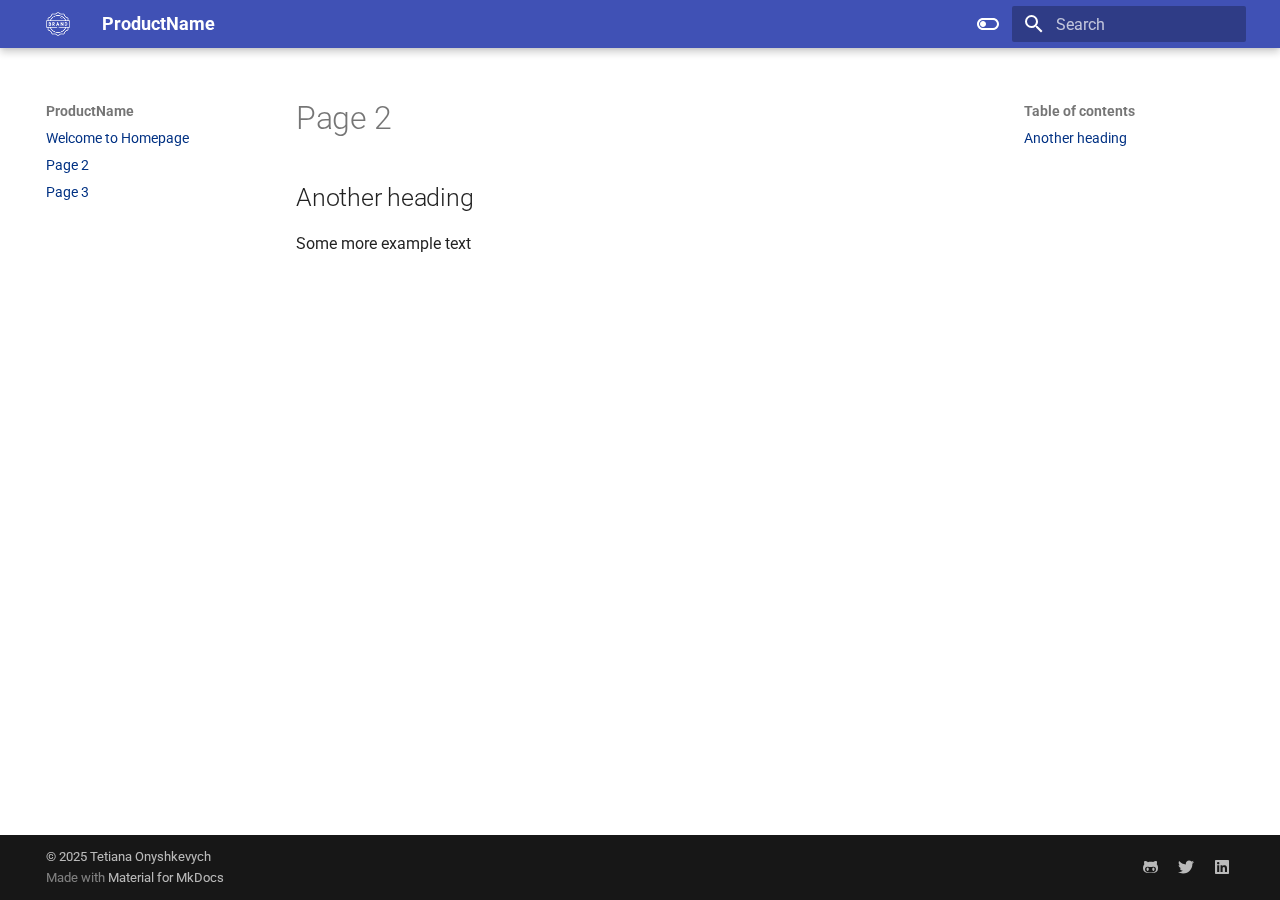
<file: page/index.html>
<!doctype html>
<html lang="en" class="no-js">
  <head>
    
      <meta charset="utf-8">
      <meta name="viewport" content="width=device-width,initial-scale=1">
      
      
      
      
        <link rel="prev" href="..">
      
      
        <link rel="next" href="../page_3/">
      
      
      <link rel="icon" href="../images/favicon.png">
      <meta name="generator" content="mkdocs-1.6.1, mkdocs-material-9.6.12">
    
    
      
        <title>Page 2 - ProductName</title>
      
    
    
      <link rel="stylesheet" href="../assets/stylesheets/main.2afb09e1.min.css">
      
        
        <link rel="stylesheet" href="../assets/stylesheets/palette.06af60db.min.css">
      
      


    
    
      
    
    
      
        
        
        <link rel="preconnect" href="https://fonts.gstatic.com" crossorigin>
        <link rel="stylesheet" href="https://fonts.googleapis.com/css?family=Roboto:300,300i,400,400i,700,700i%7CRoboto+Mono:400,400i,700,700i&display=fallback">
        <style>:root{--md-text-font:"Roboto";--md-code-font:"Roboto Mono"}</style>
      
    
    
      <link rel="stylesheet" href="../styles.css">
    
    <script>__md_scope=new URL("..",location),__md_hash=e=>[...e].reduce(((e,_)=>(e<<5)-e+_.charCodeAt(0)),0),__md_get=(e,_=localStorage,t=__md_scope)=>JSON.parse(_.getItem(t.pathname+"."+e)),__md_set=(e,_,t=localStorage,a=__md_scope)=>{try{t.setItem(a.pathname+"."+e,JSON.stringify(_))}catch(e){}}</script>
    
      

    
    
    
  </head>
  
  
    
    
      
    
    
    
    
    <body dir="ltr" data-md-color-scheme="default" data-md-color-primary="deep-blue" data-md-color-accent="blue">
  
    
    <input class="md-toggle" data-md-toggle="drawer" type="checkbox" id="__drawer" autocomplete="off">
    <input class="md-toggle" data-md-toggle="search" type="checkbox" id="__search" autocomplete="off">
    <label class="md-overlay" for="__drawer"></label>
    <div data-md-component="skip">
      
        
        <a href="#page-2" class="md-skip">
          Skip to content
        </a>
      
    </div>
    <div data-md-component="announce">
      
    </div>
    
    
      

  

<header class="md-header md-header--shadow" data-md-component="header">
  <nav class="md-header__inner md-grid" aria-label="Header">
    <a href=".." title="ProductName" class="md-header__button md-logo" aria-label="ProductName" data-md-component="logo">
      
  <img src="../images/logo.png" alt="logo">

    </a>
    <label class="md-header__button md-icon" for="__drawer">
      
      <svg xmlns="http://www.w3.org/2000/svg" viewBox="0 0 24 24"><path d="M3 6h18v2H3zm0 5h18v2H3zm0 5h18v2H3z"/></svg>
    </label>
    <div class="md-header__title" data-md-component="header-title">
      <div class="md-header__ellipsis">
        <div class="md-header__topic">
          <span class="md-ellipsis">
            ProductName
          </span>
        </div>
        <div class="md-header__topic" data-md-component="header-topic">
          <span class="md-ellipsis">
            
              Page 2
            
          </span>
        </div>
      </div>
    </div>
    
      
        <form class="md-header__option" data-md-component="palette">
  
    
    
    
    <input class="md-option" data-md-color-media="" data-md-color-scheme="default" data-md-color-primary="deep-blue" data-md-color-accent="blue"  aria-label="Switch to dark mode"  type="radio" name="__palette" id="__palette_0">
    
      <label class="md-header__button md-icon" title="Switch to dark mode" for="__palette_1" hidden>
        <svg xmlns="http://www.w3.org/2000/svg" viewBox="0 0 24 24"><path d="M17 6H7c-3.31 0-6 2.69-6 6s2.69 6 6 6h10c3.31 0 6-2.69 6-6s-2.69-6-6-6m0 10H7c-2.21 0-4-1.79-4-4s1.79-4 4-4h10c2.21 0 4 1.79 4 4s-1.79 4-4 4M7 9c-1.66 0-3 1.34-3 3s1.34 3 3 3 3-1.34 3-3-1.34-3-3-3"/></svg>
      </label>
    
  
    
    
    
    <input class="md-option" data-md-color-media="" data-md-color-scheme="slate" data-md-color-primary="indigo" data-md-color-accent="indigo"  aria-label="Switch to light mode"  type="radio" name="__palette" id="__palette_1">
    
      <label class="md-header__button md-icon" title="Switch to light mode" for="__palette_0" hidden>
        <svg xmlns="http://www.w3.org/2000/svg" viewBox="0 0 24 24"><path d="M17 7H7a5 5 0 0 0-5 5 5 5 0 0 0 5 5h10a5 5 0 0 0 5-5 5 5 0 0 0-5-5m0 8a3 3 0 0 1-3-3 3 3 0 0 1 3-3 3 3 0 0 1 3 3 3 3 0 0 1-3 3"/></svg>
      </label>
    
  
</form>
      
    
    
      <script>var palette=__md_get("__palette");if(palette&&palette.color){if("(prefers-color-scheme)"===palette.color.media){var media=matchMedia("(prefers-color-scheme: light)"),input=document.querySelector(media.matches?"[data-md-color-media='(prefers-color-scheme: light)']":"[data-md-color-media='(prefers-color-scheme: dark)']");palette.color.media=input.getAttribute("data-md-color-media"),palette.color.scheme=input.getAttribute("data-md-color-scheme"),palette.color.primary=input.getAttribute("data-md-color-primary"),palette.color.accent=input.getAttribute("data-md-color-accent")}for(var[key,value]of Object.entries(palette.color))document.body.setAttribute("data-md-color-"+key,value)}</script>
    
    
    
      
      
        <label class="md-header__button md-icon" for="__search">
          
          <svg xmlns="http://www.w3.org/2000/svg" viewBox="0 0 24 24"><path d="M9.5 3A6.5 6.5 0 0 1 16 9.5c0 1.61-.59 3.09-1.56 4.23l.27.27h.79l5 5-1.5 1.5-5-5v-.79l-.27-.27A6.52 6.52 0 0 1 9.5 16 6.5 6.5 0 0 1 3 9.5 6.5 6.5 0 0 1 9.5 3m0 2C7 5 5 7 5 9.5S7 14 9.5 14 14 12 14 9.5 12 5 9.5 5"/></svg>
        </label>
        <div class="md-search" data-md-component="search" role="dialog">
  <label class="md-search__overlay" for="__search"></label>
  <div class="md-search__inner" role="search">
    <form class="md-search__form" name="search">
      <input type="text" class="md-search__input" name="query" aria-label="Search" placeholder="Search" autocapitalize="off" autocorrect="off" autocomplete="off" spellcheck="false" data-md-component="search-query" required>
      <label class="md-search__icon md-icon" for="__search">
        
        <svg xmlns="http://www.w3.org/2000/svg" viewBox="0 0 24 24"><path d="M9.5 3A6.5 6.5 0 0 1 16 9.5c0 1.61-.59 3.09-1.56 4.23l.27.27h.79l5 5-1.5 1.5-5-5v-.79l-.27-.27A6.52 6.52 0 0 1 9.5 16 6.5 6.5 0 0 1 3 9.5 6.5 6.5 0 0 1 9.5 3m0 2C7 5 5 7 5 9.5S7 14 9.5 14 14 12 14 9.5 12 5 9.5 5"/></svg>
        
        <svg xmlns="http://www.w3.org/2000/svg" viewBox="0 0 24 24"><path d="M20 11v2H8l5.5 5.5-1.42 1.42L4.16 12l7.92-7.92L13.5 5.5 8 11z"/></svg>
      </label>
      <nav class="md-search__options" aria-label="Search">
        
        <button type="reset" class="md-search__icon md-icon" title="Clear" aria-label="Clear" tabindex="-1">
          
          <svg xmlns="http://www.w3.org/2000/svg" viewBox="0 0 24 24"><path d="M19 6.41 17.59 5 12 10.59 6.41 5 5 6.41 10.59 12 5 17.59 6.41 19 12 13.41 17.59 19 19 17.59 13.41 12z"/></svg>
        </button>
      </nav>
      
        <div class="md-search__suggest" data-md-component="search-suggest"></div>
      
    </form>
    <div class="md-search__output">
      <div class="md-search__scrollwrap" tabindex="0" data-md-scrollfix>
        <div class="md-search-result" data-md-component="search-result">
          <div class="md-search-result__meta">
            Initializing search
          </div>
          <ol class="md-search-result__list" role="presentation"></ol>
        </div>
      </div>
    </div>
  </div>
</div>
      
    
    
  </nav>
  
</header>
    
    <div class="md-container" data-md-component="container">
      
      
        
          
        
      
      <main class="md-main" data-md-component="main">
        <div class="md-main__inner md-grid">
          
            
              
              <div class="md-sidebar md-sidebar--primary" data-md-component="sidebar" data-md-type="navigation" >
                <div class="md-sidebar__scrollwrap">
                  <div class="md-sidebar__inner">
                    



<nav class="md-nav md-nav--primary" aria-label="Navigation" data-md-level="0">
  <label class="md-nav__title" for="__drawer">
    <a href=".." title="ProductName" class="md-nav__button md-logo" aria-label="ProductName" data-md-component="logo">
      
  <img src="../images/logo.png" alt="logo">

    </a>
    ProductName
  </label>
  
  <ul class="md-nav__list" data-md-scrollfix>
    
      
      
  
  
  
  
    <li class="md-nav__item">
      <a href=".." class="md-nav__link">
        
  
  
  <span class="md-ellipsis">
    Welcome to Homepage
    
  </span>
  

      </a>
    </li>
  

    
      
      
  
  
    
  
  
  
    <li class="md-nav__item md-nav__item--active">
      
      <input class="md-nav__toggle md-toggle" type="checkbox" id="__toc">
      
      
        
      
      
        <label class="md-nav__link md-nav__link--active" for="__toc">
          
  
  
  <span class="md-ellipsis">
    Page 2
    
  </span>
  

          <span class="md-nav__icon md-icon"></span>
        </label>
      
      <a href="./" class="md-nav__link md-nav__link--active">
        
  
  
  <span class="md-ellipsis">
    Page 2
    
  </span>
  

      </a>
      
        

<nav class="md-nav md-nav--secondary" aria-label="Table of contents">
  
  
  
    
  
  
    <label class="md-nav__title" for="__toc">
      <span class="md-nav__icon md-icon"></span>
      Table of contents
    </label>
    <ul class="md-nav__list" data-md-component="toc" data-md-scrollfix>
      
        <li class="md-nav__item">
  <a href="#another-heading" class="md-nav__link">
    <span class="md-ellipsis">
      Another heading
    </span>
  </a>
  
</li>
      
    </ul>
  
</nav>
      
    </li>
  

    
      
      
  
  
  
  
    <li class="md-nav__item">
      <a href="../page_3/" class="md-nav__link">
        
  
  
  <span class="md-ellipsis">
    Page 3
    
  </span>
  

      </a>
    </li>
  

    
  </ul>
</nav>
                  </div>
                </div>
              </div>
            
            
              
              <div class="md-sidebar md-sidebar--secondary" data-md-component="sidebar" data-md-type="toc" >
                <div class="md-sidebar__scrollwrap">
                  <div class="md-sidebar__inner">
                    

<nav class="md-nav md-nav--secondary" aria-label="Table of contents">
  
  
  
    
  
  
    <label class="md-nav__title" for="__toc">
      <span class="md-nav__icon md-icon"></span>
      Table of contents
    </label>
    <ul class="md-nav__list" data-md-component="toc" data-md-scrollfix>
      
        <li class="md-nav__item">
  <a href="#another-heading" class="md-nav__link">
    <span class="md-ellipsis">
      Another heading
    </span>
  </a>
  
</li>
      
    </ul>
  
</nav>
                  </div>
                </div>
              </div>
            
          
          
            <div class="md-content" data-md-component="content">
              <article class="md-content__inner md-typeset">
                
                  



<h1 id="page-2">Page 2</h1>
<h2 id="another-heading">Another heading</h2>
<p>Some more example text</p>












                
              </article>
            </div>
          
          
  <script>var tabs=__md_get("__tabs");if(Array.isArray(tabs))e:for(var set of document.querySelectorAll(".tabbed-set")){var labels=set.querySelector(".tabbed-labels");for(var tab of tabs)for(var label of labels.getElementsByTagName("label"))if(label.innerText.trim()===tab){var input=document.getElementById(label.htmlFor);input.checked=!0;continue e}}</script>

<script>var target=document.getElementById(location.hash.slice(1));target&&target.name&&(target.checked=target.name.startsWith("__tabbed_"))</script>
        </div>
        
          <button type="button" class="md-top md-icon" data-md-component="top" hidden>
  
  <svg xmlns="http://www.w3.org/2000/svg" viewBox="0 0 24 24"><path d="M13 20h-2V8l-5.5 5.5-1.42-1.42L12 4.16l7.92 7.92-1.42 1.42L13 8z"/></svg>
  Back to top
</button>
        
      </main>
      
        <footer class="md-footer">
  
  <div class="md-footer-meta md-typeset">
    <div class="md-footer-meta__inner md-grid">
      <div class="md-copyright">
  
    <div class="md-copyright__highlight">
      &copy; 2025 <a href="https://github.com/totioti" target="_blank" rel«"noogener">Tetiana Onyshkevych</a>

    </div>
  
  
    Made with
    <a href="https://squidfunk.github.io/mkdocs-material/" target="_blank" rel="noopener">
      Material for MkDocs
    </a>
  
</div>
      
        <div class="md-social">
  
    
    
    
    
      
      
    
    <a href="https://github.com/totioti" target="_blank" rel="noopener" title="github.com" class="md-social__link">
      <svg xmlns="http://www.w3.org/2000/svg" viewBox="0 0 480 512"><!--! Font Awesome Free 6.7.2 by @fontawesome - https://fontawesome.com License - https://fontawesome.com/license/free (Icons: CC BY 4.0, Fonts: SIL OFL 1.1, Code: MIT License) Copyright 2024 Fonticons, Inc.--><path d="M186.1 328.7c0 20.9-10.9 55.1-36.7 55.1s-36.7-34.2-36.7-55.1 10.9-55.1 36.7-55.1 36.7 34.2 36.7 55.1M480 278.2c0 31.9-3.2 65.7-17.5 95-37.9 76.6-142.1 74.8-216.7 74.8-75.8 0-186.2 2.7-225.6-74.8-14.6-29-20.2-63.1-20.2-95 0-41.9 13.9-81.5 41.5-113.6-5.2-15.8-7.7-32.4-7.7-48.8 0-21.5 4.9-32.3 14.6-51.8 45.3 0 74.3 9 108.8 36 29-6.9 58.8-10 88.7-10 27 0 54.2 2.9 80.4 9.2 34-26.7 63-35.2 107.8-35.2 9.8 19.5 14.6 30.3 14.6 51.8 0 16.4-2.6 32.7-7.7 48.2 27.5 32.4 39 72.3 39 114.2m-64.3 50.5c0-43.9-26.7-82.6-73.5-82.6-18.9 0-37 3.4-56 6-14.9 2.3-29.8 3.2-45.1 3.2-15.2 0-30.1-.9-45.1-3.2-18.7-2.6-37-6-56-6-46.8 0-73.5 38.7-73.5 82.6 0 87.8 80.4 101.3 150.4 101.3h48.2c70.3 0 150.6-13.4 150.6-101.3m-82.6-55.1c-25.8 0-36.7 34.2-36.7 55.1s10.9 55.1 36.7 55.1 36.7-34.2 36.7-55.1-10.9-55.1-36.7-55.1"/></svg>
    </a>
  
    
    
    
    
      
      
    
    <a href="https://twitter.com/" target="_blank" rel="noopener" title="twitter.com" class="md-social__link">
      <svg xmlns="http://www.w3.org/2000/svg" viewBox="0 0 512 512"><!--! Font Awesome Free 6.7.2 by @fontawesome - https://fontawesome.com License - https://fontawesome.com/license/free (Icons: CC BY 4.0, Fonts: SIL OFL 1.1, Code: MIT License) Copyright 2024 Fonticons, Inc.--><path d="M459.37 151.716c.325 4.548.325 9.097.325 13.645 0 138.72-105.583 298.558-298.558 298.558-59.452 0-114.68-17.219-161.137-47.106 8.447.974 16.568 1.299 25.34 1.299 49.055 0 94.213-16.568 130.274-44.832-46.132-.975-84.792-31.188-98.112-72.772 6.498.974 12.995 1.624 19.818 1.624 9.421 0 18.843-1.3 27.614-3.573-48.081-9.747-84.143-51.98-84.143-102.985v-1.299c13.969 7.797 30.214 12.67 47.431 13.319-28.264-18.843-46.781-51.005-46.781-87.391 0-19.492 5.197-37.36 14.294-52.954 51.655 63.675 129.3 105.258 216.365 109.807-1.624-7.797-2.599-15.918-2.599-24.04 0-57.828 46.782-104.934 104.934-104.934 30.213 0 57.502 12.67 76.67 33.137 23.715-4.548 46.456-13.32 66.599-25.34-7.798 24.366-24.366 44.833-46.132 57.827 21.117-2.273 41.584-8.122 60.426-16.243-14.292 20.791-32.161 39.308-52.628 54.253"/></svg>
    </a>
  
    
    
    
    
      
      
    
    <a href="https://www.linkedin.com/in/tetiana-onyshkevych" target="_blank" rel="noopener" title="www.linkedin.com" class="md-social__link">
      <svg xmlns="http://www.w3.org/2000/svg" viewBox="0 0 448 512"><!--! Font Awesome Free 6.7.2 by @fontawesome - https://fontawesome.com License - https://fontawesome.com/license/free (Icons: CC BY 4.0, Fonts: SIL OFL 1.1, Code: MIT License) Copyright 2024 Fonticons, Inc.--><path d="M416 32H31.9C14.3 32 0 46.5 0 64.3v383.4C0 465.5 14.3 480 31.9 480H416c17.6 0 32-14.5 32-32.3V64.3c0-17.8-14.4-32.3-32-32.3M135.4 416H69V202.2h66.5V416zm-33.2-243c-21.3 0-38.5-17.3-38.5-38.5S80.9 96 102.2 96c21.2 0 38.5 17.3 38.5 38.5 0 21.3-17.2 38.5-38.5 38.5m282.1 243h-66.4V312c0-24.8-.5-56.7-34.5-56.7-34.6 0-39.9 27-39.9 54.9V416h-66.4V202.2h63.7v29.2h.9c8.9-16.8 30.6-34.5 62.9-34.5 67.2 0 79.7 44.3 79.7 101.9z"/></svg>
    </a>
  
</div>
      
    </div>
  </div>
</footer>
      
    </div>
    <div class="md-dialog" data-md-component="dialog">
      <div class="md-dialog__inner md-typeset"></div>
    </div>
    
    
    
      
      <script id="__config" type="application/json">{"base": "..", "features": ["navigation.sections", "navigation.top", "search.suggest", "search.highlight", "content.tabs.link", "content.code.annotation", "content.code.copy"], "search": "../assets/javascripts/workers/search.f8cc74c7.min.js", "tags": null, "translations": {"clipboard.copied": "Copied to clipboard", "clipboard.copy": "Copy to clipboard", "search.result.more.one": "1 more on this page", "search.result.more.other": "# more on this page", "search.result.none": "No matching documents", "search.result.one": "1 matching document", "search.result.other": "# matching documents", "search.result.placeholder": "Type to start searching", "search.result.term.missing": "Missing", "select.version": "Select version"}, "version": null}</script>
    
    
      <script src="../assets/javascripts/bundle.c8b220af.min.js"></script>
      
    
  </body>
</html>
</file>
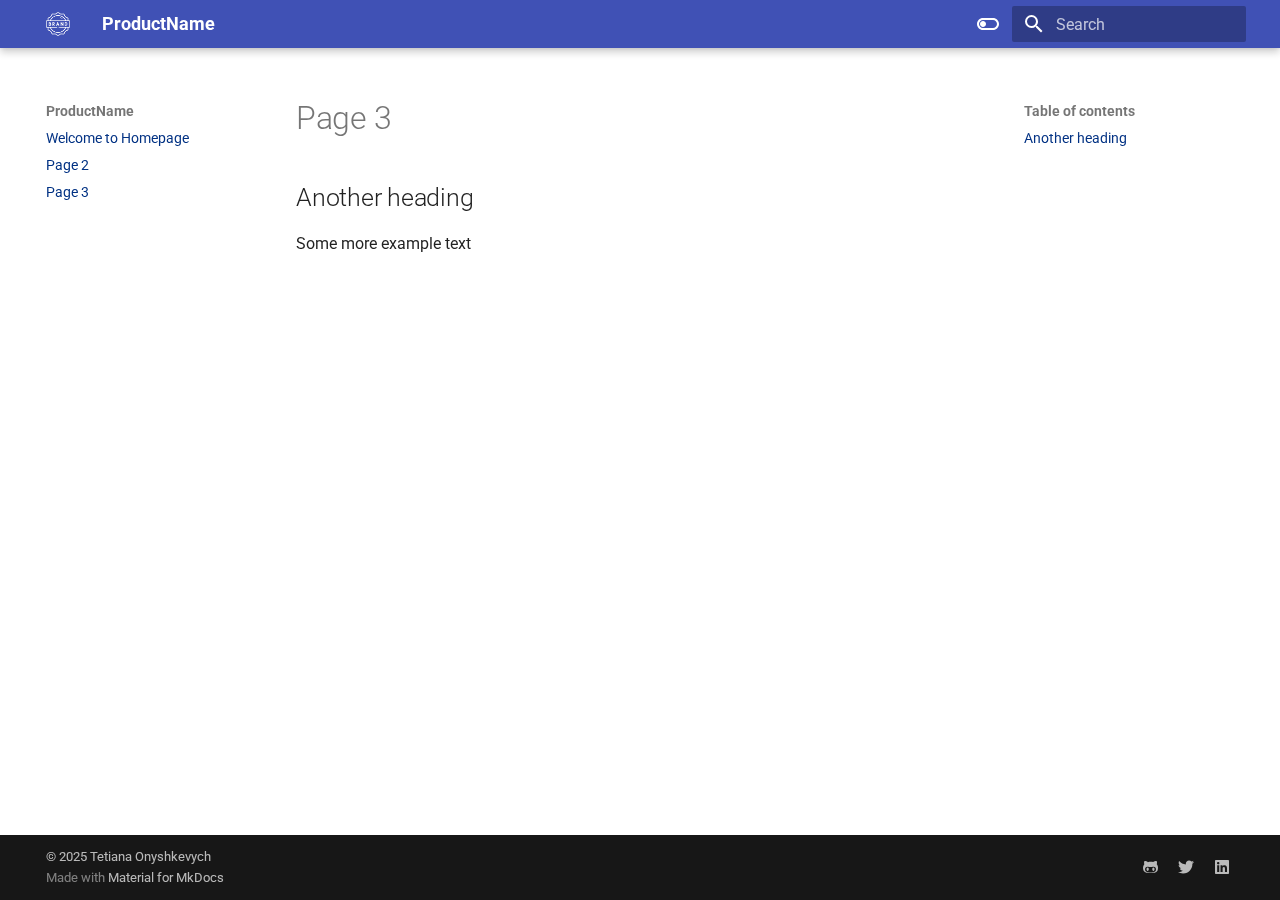
<file: page_3/index.html>
<!doctype html>
<html lang="en" class="no-js">
  <head>
    
      <meta charset="utf-8">
      <meta name="viewport" content="width=device-width,initial-scale=1">
      
      
      
      
        <link rel="prev" href="../page/">
      
      
      
      <link rel="icon" href="../images/favicon.png">
      <meta name="generator" content="mkdocs-1.6.1, mkdocs-material-9.6.12">
    
    
      
        <title>Page 3 - ProductName</title>
      
    
    
      <link rel="stylesheet" href="../assets/stylesheets/main.2afb09e1.min.css">
      
        
        <link rel="stylesheet" href="../assets/stylesheets/palette.06af60db.min.css">
      
      


    
    
      
    
    
      
        
        
        <link rel="preconnect" href="https://fonts.gstatic.com" crossorigin>
        <link rel="stylesheet" href="https://fonts.googleapis.com/css?family=Roboto:300,300i,400,400i,700,700i%7CRoboto+Mono:400,400i,700,700i&display=fallback">
        <style>:root{--md-text-font:"Roboto";--md-code-font:"Roboto Mono"}</style>
      
    
    
      <link rel="stylesheet" href="../styles.css">
    
    <script>__md_scope=new URL("..",location),__md_hash=e=>[...e].reduce(((e,_)=>(e<<5)-e+_.charCodeAt(0)),0),__md_get=(e,_=localStorage,t=__md_scope)=>JSON.parse(_.getItem(t.pathname+"."+e)),__md_set=(e,_,t=localStorage,a=__md_scope)=>{try{t.setItem(a.pathname+"."+e,JSON.stringify(_))}catch(e){}}</script>
    
      

    
    
    
  </head>
  
  
    
    
      
    
    
    
    
    <body dir="ltr" data-md-color-scheme="default" data-md-color-primary="deep-blue" data-md-color-accent="blue">
  
    
    <input class="md-toggle" data-md-toggle="drawer" type="checkbox" id="__drawer" autocomplete="off">
    <input class="md-toggle" data-md-toggle="search" type="checkbox" id="__search" autocomplete="off">
    <label class="md-overlay" for="__drawer"></label>
    <div data-md-component="skip">
      
        
        <a href="#page-3" class="md-skip">
          Skip to content
        </a>
      
    </div>
    <div data-md-component="announce">
      
    </div>
    
    
      

  

<header class="md-header md-header--shadow" data-md-component="header">
  <nav class="md-header__inner md-grid" aria-label="Header">
    <a href=".." title="ProductName" class="md-header__button md-logo" aria-label="ProductName" data-md-component="logo">
      
  <img src="../images/logo.png" alt="logo">

    </a>
    <label class="md-header__button md-icon" for="__drawer">
      
      <svg xmlns="http://www.w3.org/2000/svg" viewBox="0 0 24 24"><path d="M3 6h18v2H3zm0 5h18v2H3zm0 5h18v2H3z"/></svg>
    </label>
    <div class="md-header__title" data-md-component="header-title">
      <div class="md-header__ellipsis">
        <div class="md-header__topic">
          <span class="md-ellipsis">
            ProductName
          </span>
        </div>
        <div class="md-header__topic" data-md-component="header-topic">
          <span class="md-ellipsis">
            
              Page 3
            
          </span>
        </div>
      </div>
    </div>
    
      
        <form class="md-header__option" data-md-component="palette">
  
    
    
    
    <input class="md-option" data-md-color-media="" data-md-color-scheme="default" data-md-color-primary="deep-blue" data-md-color-accent="blue"  aria-label="Switch to dark mode"  type="radio" name="__palette" id="__palette_0">
    
      <label class="md-header__button md-icon" title="Switch to dark mode" for="__palette_1" hidden>
        <svg xmlns="http://www.w3.org/2000/svg" viewBox="0 0 24 24"><path d="M17 6H7c-3.31 0-6 2.69-6 6s2.69 6 6 6h10c3.31 0 6-2.69 6-6s-2.69-6-6-6m0 10H7c-2.21 0-4-1.79-4-4s1.79-4 4-4h10c2.21 0 4 1.79 4 4s-1.79 4-4 4M7 9c-1.66 0-3 1.34-3 3s1.34 3 3 3 3-1.34 3-3-1.34-3-3-3"/></svg>
      </label>
    
  
    
    
    
    <input class="md-option" data-md-color-media="" data-md-color-scheme="slate" data-md-color-primary="indigo" data-md-color-accent="indigo"  aria-label="Switch to light mode"  type="radio" name="__palette" id="__palette_1">
    
      <label class="md-header__button md-icon" title="Switch to light mode" for="__palette_0" hidden>
        <svg xmlns="http://www.w3.org/2000/svg" viewBox="0 0 24 24"><path d="M17 7H7a5 5 0 0 0-5 5 5 5 0 0 0 5 5h10a5 5 0 0 0 5-5 5 5 0 0 0-5-5m0 8a3 3 0 0 1-3-3 3 3 0 0 1 3-3 3 3 0 0 1 3 3 3 3 0 0 1-3 3"/></svg>
      </label>
    
  
</form>
      
    
    
      <script>var palette=__md_get("__palette");if(palette&&palette.color){if("(prefers-color-scheme)"===palette.color.media){var media=matchMedia("(prefers-color-scheme: light)"),input=document.querySelector(media.matches?"[data-md-color-media='(prefers-color-scheme: light)']":"[data-md-color-media='(prefers-color-scheme: dark)']");palette.color.media=input.getAttribute("data-md-color-media"),palette.color.scheme=input.getAttribute("data-md-color-scheme"),palette.color.primary=input.getAttribute("data-md-color-primary"),palette.color.accent=input.getAttribute("data-md-color-accent")}for(var[key,value]of Object.entries(palette.color))document.body.setAttribute("data-md-color-"+key,value)}</script>
    
    
    
      
      
        <label class="md-header__button md-icon" for="__search">
          
          <svg xmlns="http://www.w3.org/2000/svg" viewBox="0 0 24 24"><path d="M9.5 3A6.5 6.5 0 0 1 16 9.5c0 1.61-.59 3.09-1.56 4.23l.27.27h.79l5 5-1.5 1.5-5-5v-.79l-.27-.27A6.52 6.52 0 0 1 9.5 16 6.5 6.5 0 0 1 3 9.5 6.5 6.5 0 0 1 9.5 3m0 2C7 5 5 7 5 9.5S7 14 9.5 14 14 12 14 9.5 12 5 9.5 5"/></svg>
        </label>
        <div class="md-search" data-md-component="search" role="dialog">
  <label class="md-search__overlay" for="__search"></label>
  <div class="md-search__inner" role="search">
    <form class="md-search__form" name="search">
      <input type="text" class="md-search__input" name="query" aria-label="Search" placeholder="Search" autocapitalize="off" autocorrect="off" autocomplete="off" spellcheck="false" data-md-component="search-query" required>
      <label class="md-search__icon md-icon" for="__search">
        
        <svg xmlns="http://www.w3.org/2000/svg" viewBox="0 0 24 24"><path d="M9.5 3A6.5 6.5 0 0 1 16 9.5c0 1.61-.59 3.09-1.56 4.23l.27.27h.79l5 5-1.5 1.5-5-5v-.79l-.27-.27A6.52 6.52 0 0 1 9.5 16 6.5 6.5 0 0 1 3 9.5 6.5 6.5 0 0 1 9.5 3m0 2C7 5 5 7 5 9.5S7 14 9.5 14 14 12 14 9.5 12 5 9.5 5"/></svg>
        
        <svg xmlns="http://www.w3.org/2000/svg" viewBox="0 0 24 24"><path d="M20 11v2H8l5.5 5.5-1.42 1.42L4.16 12l7.92-7.92L13.5 5.5 8 11z"/></svg>
      </label>
      <nav class="md-search__options" aria-label="Search">
        
        <button type="reset" class="md-search__icon md-icon" title="Clear" aria-label="Clear" tabindex="-1">
          
          <svg xmlns="http://www.w3.org/2000/svg" viewBox="0 0 24 24"><path d="M19 6.41 17.59 5 12 10.59 6.41 5 5 6.41 10.59 12 5 17.59 6.41 19 12 13.41 17.59 19 19 17.59 13.41 12z"/></svg>
        </button>
      </nav>
      
        <div class="md-search__suggest" data-md-component="search-suggest"></div>
      
    </form>
    <div class="md-search__output">
      <div class="md-search__scrollwrap" tabindex="0" data-md-scrollfix>
        <div class="md-search-result" data-md-component="search-result">
          <div class="md-search-result__meta">
            Initializing search
          </div>
          <ol class="md-search-result__list" role="presentation"></ol>
        </div>
      </div>
    </div>
  </div>
</div>
      
    
    
  </nav>
  
</header>
    
    <div class="md-container" data-md-component="container">
      
      
        
          
        
      
      <main class="md-main" data-md-component="main">
        <div class="md-main__inner md-grid">
          
            
              
              <div class="md-sidebar md-sidebar--primary" data-md-component="sidebar" data-md-type="navigation" >
                <div class="md-sidebar__scrollwrap">
                  <div class="md-sidebar__inner">
                    



<nav class="md-nav md-nav--primary" aria-label="Navigation" data-md-level="0">
  <label class="md-nav__title" for="__drawer">
    <a href=".." title="ProductName" class="md-nav__button md-logo" aria-label="ProductName" data-md-component="logo">
      
  <img src="../images/logo.png" alt="logo">

    </a>
    ProductName
  </label>
  
  <ul class="md-nav__list" data-md-scrollfix>
    
      
      
  
  
  
  
    <li class="md-nav__item">
      <a href=".." class="md-nav__link">
        
  
  
  <span class="md-ellipsis">
    Welcome to Homepage
    
  </span>
  

      </a>
    </li>
  

    
      
      
  
  
  
  
    <li class="md-nav__item">
      <a href="../page/" class="md-nav__link">
        
  
  
  <span class="md-ellipsis">
    Page 2
    
  </span>
  

      </a>
    </li>
  

    
      
      
  
  
    
  
  
  
    <li class="md-nav__item md-nav__item--active">
      
      <input class="md-nav__toggle md-toggle" type="checkbox" id="__toc">
      
      
        
      
      
        <label class="md-nav__link md-nav__link--active" for="__toc">
          
  
  
  <span class="md-ellipsis">
    Page 3
    
  </span>
  

          <span class="md-nav__icon md-icon"></span>
        </label>
      
      <a href="./" class="md-nav__link md-nav__link--active">
        
  
  
  <span class="md-ellipsis">
    Page 3
    
  </span>
  

      </a>
      
        

<nav class="md-nav md-nav--secondary" aria-label="Table of contents">
  
  
  
    
  
  
    <label class="md-nav__title" for="__toc">
      <span class="md-nav__icon md-icon"></span>
      Table of contents
    </label>
    <ul class="md-nav__list" data-md-component="toc" data-md-scrollfix>
      
        <li class="md-nav__item">
  <a href="#another-heading" class="md-nav__link">
    <span class="md-ellipsis">
      Another heading
    </span>
  </a>
  
</li>
      
    </ul>
  
</nav>
      
    </li>
  

    
  </ul>
</nav>
                  </div>
                </div>
              </div>
            
            
              
              <div class="md-sidebar md-sidebar--secondary" data-md-component="sidebar" data-md-type="toc" >
                <div class="md-sidebar__scrollwrap">
                  <div class="md-sidebar__inner">
                    

<nav class="md-nav md-nav--secondary" aria-label="Table of contents">
  
  
  
    
  
  
    <label class="md-nav__title" for="__toc">
      <span class="md-nav__icon md-icon"></span>
      Table of contents
    </label>
    <ul class="md-nav__list" data-md-component="toc" data-md-scrollfix>
      
        <li class="md-nav__item">
  <a href="#another-heading" class="md-nav__link">
    <span class="md-ellipsis">
      Another heading
    </span>
  </a>
  
</li>
      
    </ul>
  
</nav>
                  </div>
                </div>
              </div>
            
          
          
            <div class="md-content" data-md-component="content">
              <article class="md-content__inner md-typeset">
                
                  



<h1 id="page-3">Page 3</h1>
<h2 id="another-heading">Another heading</h2>
<p>Some more example text</p>












                
              </article>
            </div>
          
          
  <script>var tabs=__md_get("__tabs");if(Array.isArray(tabs))e:for(var set of document.querySelectorAll(".tabbed-set")){var labels=set.querySelector(".tabbed-labels");for(var tab of tabs)for(var label of labels.getElementsByTagName("label"))if(label.innerText.trim()===tab){var input=document.getElementById(label.htmlFor);input.checked=!0;continue e}}</script>

<script>var target=document.getElementById(location.hash.slice(1));target&&target.name&&(target.checked=target.name.startsWith("__tabbed_"))</script>
        </div>
        
          <button type="button" class="md-top md-icon" data-md-component="top" hidden>
  
  <svg xmlns="http://www.w3.org/2000/svg" viewBox="0 0 24 24"><path d="M13 20h-2V8l-5.5 5.5-1.42-1.42L12 4.16l7.92 7.92-1.42 1.42L13 8z"/></svg>
  Back to top
</button>
        
      </main>
      
        <footer class="md-footer">
  
  <div class="md-footer-meta md-typeset">
    <div class="md-footer-meta__inner md-grid">
      <div class="md-copyright">
  
    <div class="md-copyright__highlight">
      &copy; 2025 <a href="https://github.com/totioti" target="_blank" rel«"noogener">Tetiana Onyshkevych</a>

    </div>
  
  
    Made with
    <a href="https://squidfunk.github.io/mkdocs-material/" target="_blank" rel="noopener">
      Material for MkDocs
    </a>
  
</div>
      
        <div class="md-social">
  
    
    
    
    
      
      
    
    <a href="https://github.com/totioti" target="_blank" rel="noopener" title="github.com" class="md-social__link">
      <svg xmlns="http://www.w3.org/2000/svg" viewBox="0 0 480 512"><!--! Font Awesome Free 6.7.2 by @fontawesome - https://fontawesome.com License - https://fontawesome.com/license/free (Icons: CC BY 4.0, Fonts: SIL OFL 1.1, Code: MIT License) Copyright 2024 Fonticons, Inc.--><path d="M186.1 328.7c0 20.9-10.9 55.1-36.7 55.1s-36.7-34.2-36.7-55.1 10.9-55.1 36.7-55.1 36.7 34.2 36.7 55.1M480 278.2c0 31.9-3.2 65.7-17.5 95-37.9 76.6-142.1 74.8-216.7 74.8-75.8 0-186.2 2.7-225.6-74.8-14.6-29-20.2-63.1-20.2-95 0-41.9 13.9-81.5 41.5-113.6-5.2-15.8-7.7-32.4-7.7-48.8 0-21.5 4.9-32.3 14.6-51.8 45.3 0 74.3 9 108.8 36 29-6.9 58.8-10 88.7-10 27 0 54.2 2.9 80.4 9.2 34-26.7 63-35.2 107.8-35.2 9.8 19.5 14.6 30.3 14.6 51.8 0 16.4-2.6 32.7-7.7 48.2 27.5 32.4 39 72.3 39 114.2m-64.3 50.5c0-43.9-26.7-82.6-73.5-82.6-18.9 0-37 3.4-56 6-14.9 2.3-29.8 3.2-45.1 3.2-15.2 0-30.1-.9-45.1-3.2-18.7-2.6-37-6-56-6-46.8 0-73.5 38.7-73.5 82.6 0 87.8 80.4 101.3 150.4 101.3h48.2c70.3 0 150.6-13.4 150.6-101.3m-82.6-55.1c-25.8 0-36.7 34.2-36.7 55.1s10.9 55.1 36.7 55.1 36.7-34.2 36.7-55.1-10.9-55.1-36.7-55.1"/></svg>
    </a>
  
    
    
    
    
      
      
    
    <a href="https://twitter.com/" target="_blank" rel="noopener" title="twitter.com" class="md-social__link">
      <svg xmlns="http://www.w3.org/2000/svg" viewBox="0 0 512 512"><!--! Font Awesome Free 6.7.2 by @fontawesome - https://fontawesome.com License - https://fontawesome.com/license/free (Icons: CC BY 4.0, Fonts: SIL OFL 1.1, Code: MIT License) Copyright 2024 Fonticons, Inc.--><path d="M459.37 151.716c.325 4.548.325 9.097.325 13.645 0 138.72-105.583 298.558-298.558 298.558-59.452 0-114.68-17.219-161.137-47.106 8.447.974 16.568 1.299 25.34 1.299 49.055 0 94.213-16.568 130.274-44.832-46.132-.975-84.792-31.188-98.112-72.772 6.498.974 12.995 1.624 19.818 1.624 9.421 0 18.843-1.3 27.614-3.573-48.081-9.747-84.143-51.98-84.143-102.985v-1.299c13.969 7.797 30.214 12.67 47.431 13.319-28.264-18.843-46.781-51.005-46.781-87.391 0-19.492 5.197-37.36 14.294-52.954 51.655 63.675 129.3 105.258 216.365 109.807-1.624-7.797-2.599-15.918-2.599-24.04 0-57.828 46.782-104.934 104.934-104.934 30.213 0 57.502 12.67 76.67 33.137 23.715-4.548 46.456-13.32 66.599-25.34-7.798 24.366-24.366 44.833-46.132 57.827 21.117-2.273 41.584-8.122 60.426-16.243-14.292 20.791-32.161 39.308-52.628 54.253"/></svg>
    </a>
  
    
    
    
    
      
      
    
    <a href="https://www.linkedin.com/in/tetiana-onyshkevych" target="_blank" rel="noopener" title="www.linkedin.com" class="md-social__link">
      <svg xmlns="http://www.w3.org/2000/svg" viewBox="0 0 448 512"><!--! Font Awesome Free 6.7.2 by @fontawesome - https://fontawesome.com License - https://fontawesome.com/license/free (Icons: CC BY 4.0, Fonts: SIL OFL 1.1, Code: MIT License) Copyright 2024 Fonticons, Inc.--><path d="M416 32H31.9C14.3 32 0 46.5 0 64.3v383.4C0 465.5 14.3 480 31.9 480H416c17.6 0 32-14.5 32-32.3V64.3c0-17.8-14.4-32.3-32-32.3M135.4 416H69V202.2h66.5V416zm-33.2-243c-21.3 0-38.5-17.3-38.5-38.5S80.9 96 102.2 96c21.2 0 38.5 17.3 38.5 38.5 0 21.3-17.2 38.5-38.5 38.5m282.1 243h-66.4V312c0-24.8-.5-56.7-34.5-56.7-34.6 0-39.9 27-39.9 54.9V416h-66.4V202.2h63.7v29.2h.9c8.9-16.8 30.6-34.5 62.9-34.5 67.2 0 79.7 44.3 79.7 101.9z"/></svg>
    </a>
  
</div>
      
    </div>
  </div>
</footer>
      
    </div>
    <div class="md-dialog" data-md-component="dialog">
      <div class="md-dialog__inner md-typeset"></div>
    </div>
    
    
    
      
      <script id="__config" type="application/json">{"base": "..", "features": ["navigation.sections", "navigation.top", "search.suggest", "search.highlight", "content.tabs.link", "content.code.annotation", "content.code.copy"], "search": "../assets/javascripts/workers/search.f8cc74c7.min.js", "tags": null, "translations": {"clipboard.copied": "Copied to clipboard", "clipboard.copy": "Copy to clipboard", "search.result.more.one": "1 more on this page", "search.result.more.other": "# more on this page", "search.result.none": "No matching documents", "search.result.one": "1 matching document", "search.result.other": "# matching documents", "search.result.placeholder": "Type to start searching", "search.result.term.missing": "Missing", "select.version": "Select version"}, "version": null}</script>
    
    
      <script src="../assets/javascripts/bundle.c8b220af.min.js"></script>
      
    
  </body>
</html>
</file>
<file: styles.css>
.md-nav--secondary .md-nav__link {
  color: #003183;
}
.md-nav--primary .md-nav__link {
color: #003183;
}
.md-tabs {
  justify-content: flex-end;
}
</file>
<file: assets/stylesheets/main.2afb09e1.min.css>
@charset "UTF-8";html{-webkit-text-size-adjust:none;-moz-text-size-adjust:none;text-size-adjust:none;box-sizing:border-box}*,:after,:before{box-sizing:inherit}@media (prefers-reduced-motion){*,:after,:before{transition:none!important}}body{margin:0}a,button,input,label{-webkit-tap-highlight-color:transparent}a{color:inherit;text-decoration:none}hr{border:0;box-sizing:initial;display:block;height:.05rem;overflow:visible;padding:0}small{font-size:80%}sub,sup{line-height:1em}img{border-style:none}table{border-collapse:initial;border-spacing:0}td,th{font-weight:400;vertical-align:top}button{background:#0000;border:0;font-family:inherit;font-size:inherit;margin:0;padding:0}input{border:0;outline:none}:root{--md-primary-fg-color:#4051b5;--md-primary-fg-color--light:#5d6cc0;--md-primary-fg-color--dark:#303fa1;--md-primary-bg-color:#fff;--md-primary-bg-color--light:#ffffffb3;--md-accent-fg-color:#526cfe;--md-accent-fg-color--transparent:#526cfe1a;--md-accent-bg-color:#fff;--md-accent-bg-color--light:#ffffffb3}[data-md-color-scheme=default]{color-scheme:light}[data-md-color-scheme=default] img[src$="#gh-dark-mode-only"],[data-md-color-scheme=default] img[src$="#only-dark"]{display:none}:root,[data-md-color-scheme=default]{--md-hue:225deg;--md-default-fg-color:#000000de;--md-default-fg-color--light:#0000008a;--md-default-fg-color--lighter:#00000052;--md-default-fg-color--lightest:#00000012;--md-default-bg-color:#fff;--md-default-bg-color--light:#ffffffb3;--md-default-bg-color--lighter:#ffffff4d;--md-default-bg-color--lightest:#ffffff1f;--md-code-fg-color:#36464e;--md-code-bg-color:#f5f5f5;--md-code-hl-color:#4287ff;--md-code-hl-color--light:#4287ff1a;--md-code-hl-number-color:#d52a2a;--md-code-hl-special-color:#db1457;--md-code-hl-function-color:#a846b9;--md-code-hl-constant-color:#6e59d9;--md-code-hl-keyword-color:#3f6ec6;--md-code-hl-string-color:#1c7d4d;--md-code-hl-name-color:var(--md-code-fg-color);--md-code-hl-operator-color:var(--md-default-fg-color--light);--md-code-hl-punctuation-color:var(--md-default-fg-color--light);--md-code-hl-comment-color:var(--md-default-fg-color--light);--md-code-hl-generic-color:var(--md-default-fg-color--light);--md-code-hl-variable-color:var(--md-default-fg-color--light);--md-typeset-color:var(--md-default-fg-color);--md-typeset-a-color:var(--md-primary-fg-color);--md-typeset-del-color:#f5503d26;--md-typeset-ins-color:#0bd57026;--md-typeset-kbd-color:#fafafa;--md-typeset-kbd-accent-color:#fff;--md-typeset-kbd-border-color:#b8b8b8;--md-typeset-mark-color:#ffff0080;--md-typeset-table-color:#0000001f;--md-typeset-table-color--light:rgba(0,0,0,.035);--md-admonition-fg-color:var(--md-default-fg-color);--md-admonition-bg-color:var(--md-default-bg-color);--md-warning-fg-color:#000000de;--md-warning-bg-color:#ff9;--md-footer-fg-color:#fff;--md-footer-fg-color--light:#ffffffb3;--md-footer-fg-color--lighter:#ffffff73;--md-footer-bg-color:#000000de;--md-footer-bg-color--dark:#00000052;--md-shadow-z1:0 0.2rem 0.5rem #0000000d,0 0 0.05rem #0000001a;--md-shadow-z2:0 0.2rem 0.5rem #0000001a,0 0 0.05rem #00000040;--md-shadow-z3:0 0.2rem 0.5rem #0003,0 0 0.05rem #00000059}.md-icon svg{fill:currentcolor;display:block;height:1.2rem;width:1.2rem}body{-webkit-font-smoothing:antialiased;-moz-osx-font-smoothing:grayscale;--md-text-font-family:var(--md-text-font,_),-apple-system,BlinkMacSystemFont,Helvetica,Arial,sans-serif;--md-code-font-family:var(--md-code-font,_),SFMono-Regular,Consolas,Menlo,monospace}aside,body,input{font-feature-settings:"kern","liga";color:var(--md-typeset-color);font-family:var(--md-text-font-family)}code,kbd,pre{font-feature-settings:"kern";font-family:var(--md-code-font-family)}:root{--md-typeset-table-sort-icon:url('data:image/svg+xml;charset=utf-8,<svg xmlns="http://www.w3.org/2000/svg" viewBox="0 0 24 24"><path d="m18 21-4-4h3V7h-3l4-4 4 4h-3v10h3M2 19v-2h10v2M2 13v-2h7v2M2 7V5h4v2z"/></svg>');--md-typeset-table-sort-icon--asc:url('data:image/svg+xml;charset=utf-8,<svg xmlns="http://www.w3.org/2000/svg" viewBox="0 0 24 24"><path d="M19 17h3l-4 4-4-4h3V3h2M2 17h10v2H2M6 5v2H2V5m0 6h7v2H2z"/></svg>');--md-typeset-table-sort-icon--desc:url('data:image/svg+xml;charset=utf-8,<svg xmlns="http://www.w3.org/2000/svg" viewBox="0 0 24 24"><path d="M19 7h3l-4-4-4 4h3v14h2M2 17h10v2H2M6 5v2H2V5m0 6h7v2H2z"/></svg>')}.md-typeset{-webkit-print-color-adjust:exact;color-adjust:exact;font-size:.8rem;line-height:1.6;overflow-wrap:break-word}@media print{.md-typeset{font-size:.68rem}}.md-typeset blockquote,.md-typeset dl,.md-typeset figure,.md-typeset ol,.md-typeset pre,.md-typeset ul{margin-bottom:1em;margin-top:1em}.md-typeset h1{color:var(--md-default-fg-color--light);font-size:2em;line-height:1.3;margin:0 0 1.25em}.md-typeset h1,.md-typeset h2{font-weight:300;letter-spacing:-.01em}.md-typeset h2{font-size:1.5625em;line-height:1.4;margin:1.6em 0 .64em}.md-typeset h3{font-size:1.25em;font-weight:400;letter-spacing:-.01em;line-height:1.5;margin:1.6em 0 .8em}.md-typeset h2+h3{margin-top:.8em}.md-typeset h4{font-weight:700;letter-spacing:-.01em;margin:1em 0}.md-typeset h5,.md-typeset h6{color:var(--md-default-fg-color--light);font-size:.8em;font-weight:700;letter-spacing:-.01em;margin:1.25em 0}.md-typeset h5{text-transform:uppercase}.md-typeset h5 code{text-transform:none}.md-typeset hr{border-bottom:.05rem solid var(--md-default-fg-color--lightest);display:flow-root;margin:1.5em 0}.md-typeset a{color:var(--md-typeset-a-color);word-break:break-word}.md-typeset a,.md-typeset a:before{transition:color 125ms}.md-typeset a:focus,.md-typeset a:hover{color:var(--md-accent-fg-color)}.md-typeset a:focus code,.md-typeset a:hover code{background-color:var(--md-accent-fg-color--transparent)}.md-typeset a code{color:currentcolor;transition:background-color 125ms}.md-typeset a.focus-visible{outline-color:var(--md-accent-fg-color);outline-offset:.2rem}.md-typeset code,.md-typeset kbd,.md-typeset pre{color:var(--md-code-fg-color);direction:ltr;font-variant-ligatures:none}@media print{.md-typeset code,.md-typeset kbd,.md-typeset pre{white-space:pre-wrap}}.md-typeset code{background-color:var(--md-code-bg-color);border-radius:.1rem;-webkit-box-decoration-break:clone;box-decoration-break:clone;font-size:.85em;padding:0 .2941176471em;word-break:break-word}.md-typeset code:not(.focus-visible){-webkit-tap-highlight-color:transparent;outline:none}.md-typeset pre{display:flow-root;line-height:1.4;position:relative}.md-typeset pre>code{-webkit-box-decoration-break:slice;box-decoration-break:slice;box-shadow:none;display:block;margin:0;outline-color:var(--md-accent-fg-color);overflow:auto;padding:.7720588235em 1.1764705882em;scrollbar-color:var(--md-default-fg-color--lighter) #0000;scrollbar-width:thin;touch-action:auto;word-break:normal}.md-typeset pre>code:hover{scrollbar-color:var(--md-accent-fg-color) #0000}.md-typeset pre>code::-webkit-scrollbar{height:.2rem;width:.2rem}.md-typeset pre>code::-webkit-scrollbar-thumb{background-color:var(--md-default-fg-color--lighter)}.md-typeset pre>code::-webkit-scrollbar-thumb:hover{background-color:var(--md-accent-fg-color)}.md-typeset kbd{background-color:var(--md-typeset-kbd-color);border-radius:.1rem;box-shadow:0 .1rem 0 .05rem var(--md-typeset-kbd-border-color),0 .1rem 0 var(--md-typeset-kbd-border-color),0 -.1rem .2rem var(--md-typeset-kbd-accent-color) inset;color:var(--md-default-fg-color);display:inline-block;font-size:.75em;padding:0 .6666666667em;vertical-align:text-top;word-break:break-word}.md-typeset mark{background-color:var(--md-typeset-mark-color);-webkit-box-decoration-break:clone;box-decoration-break:clone;color:inherit;word-break:break-word}.md-typeset abbr{border-bottom:.05rem dotted var(--md-default-fg-color--light);cursor:help;text-decoration:none}.md-typeset small{opacity:.75}[dir=ltr] .md-typeset sub,[dir=ltr] .md-typeset sup{margin-left:.078125em}[dir=rtl] .md-typeset sub,[dir=rtl] .md-typeset sup{margin-right:.078125em}[dir=ltr] .md-typeset blockquote{padding-left:.6rem}[dir=rtl] .md-typeset blockquote{padding-right:.6rem}[dir=ltr] .md-typeset blockquote{border-left:.2rem solid var(--md-default-fg-color--lighter)}[dir=rtl] .md-typeset blockquote{border-right:.2rem solid var(--md-default-fg-color--lighter)}.md-typeset blockquote{color:var(--md-default-fg-color--light);margin-left:0;margin-right:0}.md-typeset ul{list-style-type:disc}.md-typeset ul[type]{list-style-type:revert-layer}[dir=ltr] .md-typeset ol,[dir=ltr] .md-typeset ul{margin-left:.625em}[dir=rtl] .md-typeset ol,[dir=rtl] .md-typeset ul{margin-right:.625em}.md-typeset ol,.md-typeset ul{padding:0}.md-typeset ol:not([hidden]),.md-typeset ul:not([hidden]){display:flow-root}.md-typeset ol ol,.md-typeset ul ol{list-style-type:lower-alpha}.md-typeset ol ol ol,.md-typeset ul ol ol{list-style-type:lower-roman}.md-typeset ol ol ol ol,.md-typeset ul ol ol ol{list-style-type:upper-alpha}.md-typeset ol ol ol ol ol,.md-typeset ul ol ol ol ol{list-style-type:upper-roman}.md-typeset ol[type],.md-typeset ul[type]{list-style-type:revert-layer}[dir=ltr] .md-typeset ol li,[dir=ltr] .md-typeset ul li{margin-left:1.25em}[dir=rtl] .md-typeset ol li,[dir=rtl] .md-typeset ul li{margin-right:1.25em}.md-typeset ol li,.md-typeset ul li{margin-bottom:.5em}.md-typeset ol li blockquote,.md-typeset ol li p,.md-typeset ul li blockquote,.md-typeset ul li p{margin:.5em 0}.md-typeset ol li:last-child,.md-typeset ul li:last-child{margin-bottom:0}[dir=ltr] .md-typeset ol li ol,[dir=ltr] .md-typeset ol li ul,[dir=ltr] .md-typeset ul li ol,[dir=ltr] .md-typeset ul li ul{margin-left:.625em}[dir=rtl] .md-typeset ol li ol,[dir=rtl] .md-typeset ol li ul,[dir=rtl] .md-typeset ul li ol,[dir=rtl] .md-typeset ul li ul{margin-right:.625em}.md-typeset ol li ol,.md-typeset ol li ul,.md-typeset ul li ol,.md-typeset ul li ul{margin-bottom:.5em;margin-top:.5em}[dir=ltr] .md-typeset dd{margin-left:1.875em}[dir=rtl] .md-typeset dd{margin-right:1.875em}.md-typeset dd{margin-bottom:1.5em;margin-top:1em}.md-typeset img,.md-typeset svg,.md-typeset video{height:auto;max-width:100%}.md-typeset img[align=left]{margin:1em 1em 1em 0}.md-typeset img[align=right]{margin:1em 0 1em 1em}.md-typeset img[align]:only-child{margin-top:0}.md-typeset figure{display:flow-root;margin:1em auto;max-width:100%;text-align:center;width:-moz-fit-content;width:fit-content}.md-typeset figure img{display:block;margin:0 auto}.md-typeset figcaption{font-style:italic;margin:1em auto;max-width:24rem}.md-typeset iframe{max-width:100%}.md-typeset table:not([class]){background-color:var(--md-default-bg-color);border:.05rem solid var(--md-typeset-table-color);border-radius:.1rem;display:inline-block;font-size:.64rem;max-width:100%;overflow:auto;touch-action:auto}@media print{.md-typeset table:not([class]){display:table}}.md-typeset table:not([class])+*{margin-top:1.5em}.md-typeset table:not([class]) td>:first-child,.md-typeset table:not([class]) th>:first-child{margin-top:0}.md-typeset table:not([class]) td>:last-child,.md-typeset table:not([class]) th>:last-child{margin-bottom:0}.md-typeset table:not([class]) td:not([align]),.md-typeset table:not([class]) th:not([align]){text-align:left}[dir=rtl] .md-typeset table:not([class]) td:not([align]),[dir=rtl] .md-typeset table:not([class]) th:not([align]){text-align:right}.md-typeset table:not([class]) th{font-weight:700;min-width:5rem;padding:.9375em 1.25em;vertical-align:top}.md-typeset table:not([class]) td{border-top:.05rem solid var(--md-typeset-table-color);padding:.9375em 1.25em;vertical-align:top}.md-typeset table:not([class]) tbody tr{transition:background-color 125ms}.md-typeset table:not([class]) tbody tr:hover{background-color:var(--md-typeset-table-color--light);box-shadow:0 .05rem 0 var(--md-default-bg-color) inset}.md-typeset table:not([class]) a{word-break:normal}.md-typeset table th[role=columnheader]{cursor:pointer}[dir=ltr] .md-typeset table th[role=columnheader]:after{margin-left:.5em}[dir=rtl] .md-typeset table th[role=columnheader]:after{margin-right:.5em}.md-typeset table th[role=columnheader]:after{content:"";display:inline-block;height:1.2em;-webkit-mask-image:var(--md-typeset-table-sort-icon);mask-image:var(--md-typeset-table-sort-icon);-webkit-mask-repeat:no-repeat;mask-repeat:no-repeat;-webkit-mask-size:contain;mask-size:contain;transition:background-color 125ms;vertical-align:text-bottom;width:1.2em}.md-typeset table th[role=columnheader]:hover:after{background-color:var(--md-default-fg-color--lighter)}.md-typeset table th[role=columnheader][aria-sort=ascending]:after{background-color:var(--md-default-fg-color--light);-webkit-mask-image:var(--md-typeset-table-sort-icon--asc);mask-image:var(--md-typeset-table-sort-icon--asc)}.md-typeset table th[role=columnheader][aria-sort=descending]:after{background-color:var(--md-default-fg-color--light);-webkit-mask-image:var(--md-typeset-table-sort-icon--desc);mask-image:var(--md-typeset-table-sort-icon--desc)}.md-typeset__scrollwrap{margin:1em -.8rem;overflow-x:auto;touch-action:auto}.md-typeset__table{display:inline-block;margin-bottom:.5em;padding:0 .8rem}@media print{.md-typeset__table{display:block}}html .md-typeset__table table{display:table;margin:0;overflow:hidden;width:100%}@media screen and (max-width:44.984375em){.md-content__inner>pre{margin:1em -.8rem}.md-content__inner>pre code{border-radius:0}}.md-typeset .md-author{border-radius:100%;display:block;flex-shrink:0;height:1.6rem;overflow:hidden;position:relative;transition:color 125ms,transform 125ms;width:1.6rem}.md-typeset .md-author img{display:block}.md-typeset .md-author--more{background:var(--md-default-fg-color--lightest);color:var(--md-default-fg-color--lighter);font-size:.6rem;font-weight:700;line-height:1.6rem;text-align:center}.md-typeset .md-author--long{height:2.4rem;width:2.4rem}.md-typeset a.md-author{transform:scale(1)}.md-typeset a.md-author img{border-radius:100%;filter:grayscale(100%) opacity(75%);transition:filter 125ms}.md-typeset a.md-author:focus,.md-typeset a.md-author:hover{transform:scale(1.1);z-index:1}.md-typeset a.md-author:focus img,.md-typeset a.md-author:hover img{filter:grayscale(0)}.md-banner{background-color:var(--md-footer-bg-color);color:var(--md-footer-fg-color);overflow:auto}@media print{.md-banner{display:none}}.md-banner--warning{background-color:var(--md-warning-bg-color);color:var(--md-warning-fg-color)}.md-banner__inner{font-size:.7rem;margin:.6rem auto;padding:0 .8rem}[dir=ltr] .md-banner__button{float:right}[dir=rtl] .md-banner__button{float:left}.md-banner__button{color:inherit;cursor:pointer;transition:opacity .25s}.no-js .md-banner__button{display:none}.md-banner__button:hover{opacity:.7}html{font-size:125%;height:100%;overflow-x:hidden}@media screen and (min-width:100em){html{font-size:137.5%}}@media screen and (min-width:125em){html{font-size:150%}}body{background-color:var(--md-default-bg-color);display:flex;flex-direction:column;font-size:.5rem;min-height:100%;position:relative;width:100%}@media print{body{display:block}}@media screen and (max-width:59.984375em){body[data-md-scrolllock]{position:fixed}}.md-grid{margin-left:auto;margin-right:auto;max-width:61rem}.md-container{display:flex;flex-direction:column;flex-grow:1}@media print{.md-container{display:block}}.md-main{flex-grow:1}.md-main__inner{display:flex;height:100%;margin-top:1.5rem}.md-ellipsis{overflow:hidden;text-overflow:ellipsis}.md-toggle{display:none}.md-option{height:0;opacity:0;position:absolute;width:0}.md-option:checked+label:not([hidden]){display:block}.md-option.focus-visible+label{outline-color:var(--md-accent-fg-color);outline-style:auto}.md-skip{background-color:var(--md-default-fg-color);border-radius:.1rem;color:var(--md-default-bg-color);font-size:.64rem;margin:.5rem;opacity:0;outline-color:var(--md-accent-fg-color);padding:.3rem .5rem;position:fixed;transform:translateY(.4rem);z-index:-1}.md-skip:focus{opacity:1;transform:translateY(0);transition:transform .25s cubic-bezier(.4,0,.2,1),opacity 175ms 75ms;z-index:10}@page{margin:25mm}:root{--md-clipboard-icon:url('data:image/svg+xml;charset=utf-8,<svg xmlns="http://www.w3.org/2000/svg" viewBox="0 0 24 24"><path d="M19 21H8V7h11m0-2H8a2 2 0 0 0-2 2v14a2 2 0 0 0 2 2h11a2 2 0 0 0 2-2V7a2 2 0 0 0-2-2m-3-4H4a2 2 0 0 0-2 2v14h2V3h12z"/></svg>')}.md-clipboard{border-radius:.1rem;color:var(--md-default-fg-color--lightest);cursor:pointer;height:1.5em;outline-color:var(--md-accent-fg-color);outline-offset:.1rem;position:absolute;right:.5em;top:.5em;transition:color .25s;width:1.5em;z-index:1}@media print{.md-clipboard{display:none}}.md-clipboard:not(.focus-visible){-webkit-tap-highlight-color:transparent;outline:none}:hover>.md-clipboard{color:var(--md-default-fg-color--light)}.md-clipboard:focus,.md-clipboard:hover{color:var(--md-accent-fg-color)}.md-clipboard:after{background-color:currentcolor;content:"";display:block;height:1.125em;margin:0 auto;-webkit-mask-image:var(--md-clipboard-icon);mask-image:var(--md-clipboard-icon);-webkit-mask-position:center;mask-position:center;-webkit-mask-repeat:no-repeat;mask-repeat:no-repeat;-webkit-mask-size:contain;mask-size:contain;width:1.125em}.md-clipboard--inline{cursor:pointer}.md-clipboard--inline code{transition:color .25s,background-color .25s}.md-clipboard--inline:focus code,.md-clipboard--inline:hover code{background-color:var(--md-accent-fg-color--transparent);color:var(--md-accent-fg-color)}.md-typeset .md-code__content{display:grid}@keyframes consent{0%{opacity:0;transform:translateY(100%)}to{opacity:1;transform:translateY(0)}}@keyframes overlay{0%{opacity:0}to{opacity:1}}.md-consent__overlay{animation:overlay .25s both;-webkit-backdrop-filter:blur(.1rem);backdrop-filter:blur(.1rem);background-color:#0000008a;height:100%;opacity:1;position:fixed;top:0;width:100%;z-index:5}.md-consent__inner{animation:consent .5s cubic-bezier(.1,.7,.1,1) both;background-color:var(--md-default-bg-color);border:0;border-radius:.1rem;bottom:0;box-shadow:0 0 .2rem #0000001a,0 .2rem .4rem #0003;max-height:100%;overflow:auto;padding:0;position:fixed;width:100%;z-index:5}.md-consent__form{padding:.8rem}.md-consent__settings{display:none;margin:1em 0}input:checked+.md-consent__settings{display:block}.md-consent__controls{margin-bottom:.8rem}.md-typeset .md-consent__controls .md-button{display:inline}@media screen and (max-width:44.984375em){.md-typeset .md-consent__controls .md-button{display:block;margin-top:.4rem;text-align:center;width:100%}}.md-consent label{cursor:pointer}.md-content{flex-grow:1;min-width:0}.md-content__inner{margin:0 .8rem 1.2rem;padding-top:.6rem}@media screen and (min-width:76.25em){[dir=ltr] .md-sidebar--primary:not([hidden])~.md-content>.md-content__inner{margin-left:1.2rem}[dir=ltr] .md-sidebar--secondary:not([hidden])~.md-content>.md-content__inner,[dir=rtl] .md-sidebar--primary:not([hidden])~.md-content>.md-content__inner{margin-right:1.2rem}[dir=rtl] .md-sidebar--secondary:not([hidden])~.md-content>.md-content__inner{margin-left:1.2rem}}.md-content__inner:before{content:"";display:block;height:.4rem}.md-content__inner>:last-child{margin-bottom:0}[dir=ltr] .md-content__button{float:right}[dir=rtl] .md-content__button{float:left}[dir=ltr] .md-content__button{margin-left:.4rem}[dir=rtl] .md-content__button{margin-right:.4rem}.md-content__button{margin:.4rem 0;padding:0}@media print{.md-content__button{display:none}}.md-typeset .md-content__button{color:var(--md-default-fg-color--lighter)}.md-content__button svg{display:inline;vertical-align:top}[dir=rtl] .md-content__button svg{transform:scaleX(-1)}[dir=ltr] .md-dialog{right:.8rem}[dir=rtl] .md-dialog{left:.8rem}.md-dialog{background-color:var(--md-default-fg-color);border-radius:.1rem;bottom:.8rem;box-shadow:var(--md-shadow-z3);min-width:11.1rem;opacity:0;padding:.4rem .6rem;pointer-events:none;position:fixed;transform:translateY(100%);transition:transform 0ms .4s,opacity .4s;z-index:4}@media print{.md-dialog{display:none}}.md-dialog--active{opacity:1;pointer-events:auto;transform:translateY(0);transition:transform .4s cubic-bezier(.075,.85,.175,1),opacity .4s}.md-dialog__inner{color:var(--md-default-bg-color);font-size:.7rem}.md-feedback{margin:2em 0 1em;text-align:center}.md-feedback fieldset{border:none;margin:0;padding:0}.md-feedback__title{font-weight:700;margin:1em auto}.md-feedback__inner{position:relative}.md-feedback__list{display:flex;flex-wrap:wrap;place-content:baseline center;position:relative}.md-feedback__list:hover .md-icon:not(:disabled){color:var(--md-default-fg-color--lighter)}:disabled .md-feedback__list{min-height:1.8rem}.md-feedback__icon{color:var(--md-default-fg-color--light);cursor:pointer;flex-shrink:0;margin:0 .1rem;transition:color 125ms}.md-feedback__icon:not(:disabled).md-icon:hover{color:var(--md-accent-fg-color)}.md-feedback__icon:disabled{color:var(--md-default-fg-color--lightest);pointer-events:none}.md-feedback__note{opacity:0;position:relative;transform:translateY(.4rem);transition:transform .4s cubic-bezier(.1,.7,.1,1),opacity .15s}.md-feedback__note>*{margin:0 auto;max-width:16rem}:disabled .md-feedback__note{opacity:1;transform:translateY(0)}@media print{.md-feedback{display:none}}.md-footer{background-color:var(--md-footer-bg-color);color:var(--md-footer-fg-color)}@media print{.md-footer{display:none}}.md-footer__inner{justify-content:space-between;overflow:auto;padding:.2rem}.md-footer__inner:not([hidden]){display:flex}.md-footer__link{align-items:end;display:flex;flex-grow:0.01;margin-bottom:.4rem;margin-top:1rem;max-width:100%;outline-color:var(--md-accent-fg-color);overflow:hidden;transition:opacity .25s}.md-footer__link:focus,.md-footer__link:hover{opacity:.7}[dir=rtl] .md-footer__link svg{transform:scaleX(-1)}@media screen and (max-width:44.984375em){.md-footer__link--prev{flex-shrink:0}.md-footer__link--prev .md-footer__title{display:none}}[dir=ltr] .md-footer__link--next{margin-left:auto}[dir=rtl] .md-footer__link--next{margin-right:auto}.md-footer__link--next{text-align:right}[dir=rtl] .md-footer__link--next{text-align:left}.md-footer__title{flex-grow:1;font-size:.9rem;margin-bottom:.7rem;max-width:calc(100% - 2.4rem);padding:0 1rem;white-space:nowrap}.md-footer__button{margin:.2rem;padding:.4rem}.md-footer__direction{font-size:.64rem;opacity:.7}.md-footer-meta{background-color:var(--md-footer-bg-color--dark)}.md-footer-meta__inner{display:flex;flex-wrap:wrap;justify-content:space-between;padding:.2rem}html .md-footer-meta.md-typeset a{color:var(--md-footer-fg-color--light)}html .md-footer-meta.md-typeset a:focus,html .md-footer-meta.md-typeset a:hover{color:var(--md-footer-fg-color)}.md-copyright{color:var(--md-footer-fg-color--lighter);font-size:.64rem;margin:auto .6rem;padding:.4rem 0;width:100%}@media screen and (min-width:45em){.md-copyright{width:auto}}.md-copyright__highlight{color:var(--md-footer-fg-color--light)}.md-social{display:inline-flex;gap:.2rem;margin:0 .4rem;padding:.2rem 0 .6rem}@media screen and (min-width:45em){.md-social{padding:.6rem 0}}.md-social__link{display:inline-block;height:1.6rem;text-align:center;width:1.6rem}.md-social__link:before{line-height:1.9}.md-social__link svg{fill:currentcolor;max-height:.8rem;vertical-align:-25%}.md-typeset .md-button{border:.1rem solid;border-radius:.1rem;color:var(--md-primary-fg-color);cursor:pointer;display:inline-block;font-weight:700;padding:.625em 2em;transition:color 125ms,background-color 125ms,border-color 125ms}.md-typeset .md-button--primary{background-color:var(--md-primary-fg-color);border-color:var(--md-primary-fg-color);color:var(--md-primary-bg-color)}.md-typeset .md-button:focus,.md-typeset .md-button:hover{background-color:var(--md-accent-fg-color);border-color:var(--md-accent-fg-color);color:var(--md-accent-bg-color)}[dir=ltr] .md-typeset .md-input{border-top-left-radius:.1rem}[dir=ltr] .md-typeset .md-input,[dir=rtl] .md-typeset .md-input{border-top-right-radius:.1rem}[dir=rtl] .md-typeset .md-input{border-top-left-radius:.1rem}.md-typeset .md-input{border-bottom:.1rem solid var(--md-default-fg-color--lighter);box-shadow:var(--md-shadow-z1);font-size:.8rem;height:1.8rem;padding:0 .6rem;transition:border .25s,box-shadow .25s}.md-typeset .md-input:focus,.md-typeset .md-input:hover{border-bottom-color:var(--md-accent-fg-color);box-shadow:var(--md-shadow-z2)}.md-typeset .md-input--stretch{width:100%}.md-header{background-color:var(--md-primary-fg-color);box-shadow:0 0 .2rem #0000,0 .2rem .4rem #0000;color:var(--md-primary-bg-color);display:block;left:0;position:sticky;right:0;top:0;z-index:4}@media print{.md-header{display:none}}.md-header[hidden]{transform:translateY(-100%);transition:transform .25s cubic-bezier(.8,0,.6,1),box-shadow .25s}.md-header--shadow{box-shadow:0 0 .2rem #0000001a,0 .2rem .4rem #0003;transition:transform .25s cubic-bezier(.1,.7,.1,1),box-shadow .25s}.md-header__inner{align-items:center;display:flex;padding:0 .2rem}.md-header__button{color:currentcolor;cursor:pointer;margin:.2rem;outline-color:var(--md-accent-fg-color);padding:.4rem;position:relative;transition:opacity .25s;vertical-align:middle;z-index:1}.md-header__button:hover{opacity:.7}.md-header__button:not([hidden]){display:inline-block}.md-header__button:not(.focus-visible){-webkit-tap-highlight-color:transparent;outline:none}.md-header__button.md-logo{margin:.2rem;padding:.4rem}@media screen and (max-width:76.234375em){.md-header__button.md-logo{display:none}}.md-header__button.md-logo img,.md-header__button.md-logo svg{fill:currentcolor;display:block;height:1.2rem;width:auto}@media screen and (min-width:60em){.md-header__button[for=__search]{display:none}}.no-js .md-header__button[for=__search]{display:none}[dir=rtl] .md-header__button[for=__search] svg{transform:scaleX(-1)}@media screen and (min-width:76.25em){.md-header__button[for=__drawer]{display:none}}.md-header__topic{display:flex;max-width:100%;position:absolute;transition:transform .4s cubic-bezier(.1,.7,.1,1),opacity .15s;white-space:nowrap}.md-header__topic+.md-header__topic{opacity:0;pointer-events:none;transform:translateX(1.25rem);transition:transform .4s cubic-bezier(1,.7,.1,.1),opacity .15s;z-index:-1}[dir=rtl] .md-header__topic+.md-header__topic{transform:translateX(-1.25rem)}.md-header__topic:first-child{font-weight:700}[dir=ltr] .md-header__title{margin-left:1rem;margin-right:.4rem}[dir=rtl] .md-header__title{margin-left:.4rem;margin-right:1rem}.md-header__title{flex-grow:1;font-size:.9rem;height:2.4rem;line-height:2.4rem}.md-header__title--active .md-header__topic{opacity:0;pointer-events:none;transform:translateX(-1.25rem);transition:transform .4s cubic-bezier(1,.7,.1,.1),opacity .15s;z-index:-1}[dir=rtl] .md-header__title--active .md-header__topic{transform:translateX(1.25rem)}.md-header__title--active .md-header__topic+.md-header__topic{opacity:1;pointer-events:auto;transform:translateX(0);transition:transform .4s cubic-bezier(.1,.7,.1,1),opacity .15s;z-index:0}.md-header__title>.md-header__ellipsis{height:100%;position:relative;width:100%}.md-header__option{display:flex;flex-shrink:0;max-width:100%;transition:max-width 0ms .25s,opacity .25s .25s;white-space:nowrap}[data-md-toggle=search]:checked~.md-header .md-header__option{max-width:0;opacity:0;transition:max-width 0ms,opacity 0ms}.md-header__option>input{bottom:0}.md-header__source{display:none}@media screen and (min-width:60em){[dir=ltr] .md-header__source{margin-left:1rem}[dir=rtl] .md-header__source{margin-right:1rem}.md-header__source{display:block;max-width:11.7rem;width:11.7rem}}@media screen and (min-width:76.25em){[dir=ltr] .md-header__source{margin-left:1.4rem}[dir=rtl] .md-header__source{margin-right:1.4rem}}.md-meta{color:var(--md-default-fg-color--light);font-size:.7rem;line-height:1.3}.md-meta__list{display:inline-flex;flex-wrap:wrap;list-style:none;margin:0;padding:0}.md-meta__item:not(:last-child):after{content:"·";margin-left:.2rem;margin-right:.2rem}.md-meta__link{color:var(--md-typeset-a-color)}.md-meta__link:focus,.md-meta__link:hover{color:var(--md-accent-fg-color)}.md-draft{background-color:#ff1744;border-radius:.125em;color:#fff;display:inline-block;font-weight:700;padding-left:.5714285714em;padding-right:.5714285714em}:root{--md-nav-icon--prev:url('data:image/svg+xml;charset=utf-8,<svg xmlns="http://www.w3.org/2000/svg" viewBox="0 0 24 24"><path d="M20 11v2H8l5.5 5.5-1.42 1.42L4.16 12l7.92-7.92L13.5 5.5 8 11z"/></svg>');--md-nav-icon--next:url('data:image/svg+xml;charset=utf-8,<svg xmlns="http://www.w3.org/2000/svg" viewBox="0 0 24 24"><path d="M8.59 16.58 13.17 12 8.59 7.41 10 6l6 6-6 6z"/></svg>');--md-toc-icon:url('data:image/svg+xml;charset=utf-8,<svg xmlns="http://www.w3.org/2000/svg" viewBox="0 0 24 24"><path d="M3 9h14V7H3zm0 4h14v-2H3zm0 4h14v-2H3zm16 0h2v-2h-2zm0-10v2h2V7zm0 6h2v-2h-2z"/></svg>')}.md-nav{font-size:.7rem;line-height:1.3}.md-nav__title{color:var(--md-default-fg-color--light);display:block;font-weight:700;overflow:hidden;padding:0 .6rem;text-overflow:ellipsis}.md-nav__title .md-nav__button{display:none}.md-nav__title .md-nav__button img{height:100%;width:auto}.md-nav__title .md-nav__button.md-logo img,.md-nav__title .md-nav__button.md-logo svg{fill:currentcolor;display:block;height:2.4rem;max-width:100%;object-fit:contain;width:auto}.md-nav__list{list-style:none;margin:0;padding:0}.md-nav__link{align-items:flex-start;display:flex;gap:.4rem;margin-top:.625em;scroll-snap-align:start;transition:color 125ms}.md-nav__link--passed{color:var(--md-default-fg-color--light)}.md-nav__item .md-nav__link--active,.md-nav__item .md-nav__link--active code{color:var(--md-typeset-a-color)}.md-nav__link .md-ellipsis{position:relative}[dir=ltr] .md-nav__link .md-icon:last-child{margin-left:auto}[dir=rtl] .md-nav__link .md-icon:last-child{margin-right:auto}.md-nav__link svg{fill:currentcolor;flex-shrink:0;height:1.3em;position:relative}.md-nav__link[for]:focus,.md-nav__link[for]:hover,.md-nav__link[href]:focus,.md-nav__link[href]:hover{color:var(--md-accent-fg-color);cursor:pointer}.md-nav__link.focus-visible{outline-color:var(--md-accent-fg-color);outline-offset:.2rem}.md-nav--primary .md-nav__link[for=__toc]{display:none}.md-nav--primary .md-nav__link[for=__toc] .md-icon:after{background-color:currentcolor;display:block;height:100%;-webkit-mask-image:var(--md-toc-icon);mask-image:var(--md-toc-icon);width:100%}.md-nav--primary .md-nav__link[for=__toc]~.md-nav{display:none}.md-nav__container>.md-nav__link{margin-top:0}.md-nav__container>.md-nav__link:first-child{flex-grow:1;min-width:0}.md-nav__icon{flex-shrink:0}.md-nav__source{display:none}@media screen and (max-width:76.234375em){.md-nav--primary,.md-nav--primary .md-nav{background-color:var(--md-default-bg-color);display:flex;flex-direction:column;height:100%;left:0;position:absolute;right:0;top:0;z-index:1}.md-nav--primary .md-nav__item,.md-nav--primary .md-nav__title{font-size:.8rem;line-height:1.5}.md-nav--primary .md-nav__title{background-color:var(--md-default-fg-color--lightest);color:var(--md-default-fg-color--light);cursor:pointer;height:5.6rem;line-height:2.4rem;padding:3rem .8rem .2rem;position:relative;white-space:nowrap}[dir=ltr] .md-nav--primary .md-nav__title .md-nav__icon{left:.4rem}[dir=rtl] .md-nav--primary .md-nav__title .md-nav__icon{right:.4rem}.md-nav--primary .md-nav__title .md-nav__icon{display:block;height:1.2rem;margin:.2rem;position:absolute;top:.4rem;width:1.2rem}.md-nav--primary .md-nav__title .md-nav__icon:after{background-color:currentcolor;content:"";display:block;height:100%;-webkit-mask-image:var(--md-nav-icon--prev);mask-image:var(--md-nav-icon--prev);-webkit-mask-position:center;mask-position:center;-webkit-mask-repeat:no-repeat;mask-repeat:no-repeat;-webkit-mask-size:contain;mask-size:contain;width:100%}.md-nav--primary .md-nav__title~.md-nav__list{background-color:var(--md-default-bg-color);box-shadow:0 .05rem 0 var(--md-default-fg-color--lightest) inset;overflow-y:auto;scroll-snap-type:y mandatory;touch-action:pan-y}.md-nav--primary .md-nav__title~.md-nav__list>:first-child{border-top:0}.md-nav--primary .md-nav__title[for=__drawer]{background-color:var(--md-primary-fg-color);color:var(--md-primary-bg-color);font-weight:700}.md-nav--primary .md-nav__title .md-logo{display:block;left:.2rem;margin:.2rem;padding:.4rem;position:absolute;right:.2rem;top:.2rem}.md-nav--primary .md-nav__list{flex:1}.md-nav--primary .md-nav__item{border-top:.05rem solid var(--md-default-fg-color--lightest)}.md-nav--primary .md-nav__item--active>.md-nav__link{color:var(--md-typeset-a-color)}.md-nav--primary .md-nav__item--active>.md-nav__link:focus,.md-nav--primary .md-nav__item--active>.md-nav__link:hover{color:var(--md-accent-fg-color)}.md-nav--primary .md-nav__link{margin-top:0;padding:.6rem .8rem}.md-nav--primary .md-nav__link svg{margin-top:.1em}.md-nav--primary .md-nav__link>.md-nav__link{padding:0}[dir=ltr] .md-nav--primary .md-nav__link .md-nav__icon{margin-right:-.2rem}[dir=rtl] .md-nav--primary .md-nav__link .md-nav__icon{margin-left:-.2rem}.md-nav--primary .md-nav__link .md-nav__icon{font-size:1.2rem;height:1.2rem;width:1.2rem}.md-nav--primary .md-nav__link .md-nav__icon:after{background-color:currentcolor;content:"";display:block;height:100%;-webkit-mask-image:var(--md-nav-icon--next);mask-image:var(--md-nav-icon--next);-webkit-mask-position:center;mask-position:center;-webkit-mask-repeat:no-repeat;mask-repeat:no-repeat;-webkit-mask-size:contain;mask-size:contain;width:100%}[dir=rtl] .md-nav--primary .md-nav__icon:after{transform:scale(-1)}.md-nav--primary .md-nav--secondary .md-nav{background-color:initial;position:static}[dir=ltr] .md-nav--primary .md-nav--secondary .md-nav .md-nav__link{padding-left:1.4rem}[dir=rtl] .md-nav--primary .md-nav--secondary .md-nav .md-nav__link{padding-right:1.4rem}[dir=ltr] .md-nav--primary .md-nav--secondary .md-nav .md-nav .md-nav__link{padding-left:2rem}[dir=rtl] .md-nav--primary .md-nav--secondary .md-nav .md-nav .md-nav__link{padding-right:2rem}[dir=ltr] .md-nav--primary .md-nav--secondary .md-nav .md-nav .md-nav .md-nav__link{padding-left:2.6rem}[dir=rtl] .md-nav--primary .md-nav--secondary .md-nav .md-nav .md-nav .md-nav__link{padding-right:2.6rem}[dir=ltr] .md-nav--primary .md-nav--secondary .md-nav .md-nav .md-nav .md-nav .md-nav__link{padding-left:3.2rem}[dir=rtl] .md-nav--primary .md-nav--secondary .md-nav .md-nav .md-nav .md-nav .md-nav__link{padding-right:3.2rem}.md-nav--secondary{background-color:initial}.md-nav__toggle~.md-nav{display:flex;opacity:0;transform:translateX(100%);transition:transform .25s cubic-bezier(.8,0,.6,1),opacity 125ms 50ms}[dir=rtl] .md-nav__toggle~.md-nav{transform:translateX(-100%)}.md-nav__toggle:checked~.md-nav{opacity:1;transform:translateX(0);transition:transform .25s cubic-bezier(.4,0,.2,1),opacity 125ms 125ms}.md-nav__toggle:checked~.md-nav>.md-nav__list{-webkit-backface-visibility:hidden;backface-visibility:hidden}}@media screen and (max-width:59.984375em){.md-nav--primary .md-nav__link[for=__toc]{display:flex}.md-nav--primary .md-nav__link[for=__toc] .md-icon:after{content:""}.md-nav--primary .md-nav__link[for=__toc]+.md-nav__link{display:none}.md-nav--primary .md-nav__link[for=__toc]~.md-nav{display:flex}.md-nav__source{background-color:var(--md-primary-fg-color--dark);color:var(--md-primary-bg-color);display:block;padding:0 .2rem}}@media screen and (min-width:60em) and (max-width:76.234375em){.md-nav--integrated .md-nav__link[for=__toc]{display:flex}.md-nav--integrated .md-nav__link[for=__toc] .md-icon:after{content:""}.md-nav--integrated .md-nav__link[for=__toc]+.md-nav__link{display:none}.md-nav--integrated .md-nav__link[for=__toc]~.md-nav{display:flex}}@media screen and (min-width:60em){.md-nav{margin-bottom:-.4rem}.md-nav--secondary .md-nav__title{background:var(--md-default-bg-color);box-shadow:0 0 .4rem .4rem var(--md-default-bg-color);position:sticky;top:0;z-index:1}.md-nav--secondary .md-nav__title[for=__toc]{scroll-snap-align:start}.md-nav--secondary .md-nav__title .md-nav__icon{display:none}[dir=ltr] .md-nav--secondary .md-nav__list{padding-left:.6rem}[dir=rtl] .md-nav--secondary .md-nav__list{padding-right:.6rem}.md-nav--secondary .md-nav__list{padding-bottom:.4rem}[dir=ltr] .md-nav--secondary .md-nav__item>.md-nav__link{margin-right:.4rem}[dir=rtl] .md-nav--secondary .md-nav__item>.md-nav__link{margin-left:.4rem}}@media screen and (min-width:76.25em){.md-nav{margin-bottom:-.4rem;transition:max-height .25s cubic-bezier(.86,0,.07,1)}.md-nav--primary .md-nav__title{background:var(--md-default-bg-color);box-shadow:0 0 .4rem .4rem var(--md-default-bg-color);position:sticky;top:0;z-index:1}.md-nav--primary .md-nav__title[for=__drawer]{scroll-snap-align:start}.md-nav--primary .md-nav__title .md-nav__icon{display:none}[dir=ltr] .md-nav--primary .md-nav__list{padding-left:.6rem}[dir=rtl] .md-nav--primary .md-nav__list{padding-right:.6rem}.md-nav--primary .md-nav__list{padding-bottom:.4rem}[dir=ltr] .md-nav--primary .md-nav__item>.md-nav__link{margin-right:.4rem}[dir=rtl] .md-nav--primary .md-nav__item>.md-nav__link{margin-left:.4rem}.md-nav__toggle~.md-nav{display:grid;grid-template-rows:minmax(.4rem,0fr);opacity:0;transition:grid-template-rows .25s cubic-bezier(.86,0,.07,1),opacity .25s,visibility 0ms .25s;visibility:collapse}.md-nav__toggle~.md-nav>.md-nav__list{overflow:hidden}.md-nav__toggle.md-toggle--indeterminate~.md-nav,.md-nav__toggle:checked~.md-nav{grid-template-rows:minmax(.4rem,1fr);opacity:1;transition:grid-template-rows .25s cubic-bezier(.86,0,.07,1),opacity .15s .1s,visibility 0ms;visibility:visible}.md-nav__toggle.md-toggle--indeterminate~.md-nav{transition:none}.md-nav__item--nested>.md-nav>.md-nav__title{display:none}.md-nav__item--section{display:block;margin:1.25em 0}.md-nav__item--section:last-child{margin-bottom:0}.md-nav__item--section>.md-nav__link{font-weight:700}.md-nav__item--section>.md-nav__link[for]{color:var(--md-default-fg-color--light)}.md-nav__item--section>.md-nav__link:not(.md-nav__container){pointer-events:none}.md-nav__item--section>.md-nav__link .md-icon,.md-nav__item--section>.md-nav__link>[for]{display:none}[dir=ltr] .md-nav__item--section>.md-nav{margin-left:-.6rem}[dir=rtl] .md-nav__item--section>.md-nav{margin-right:-.6rem}.md-nav__item--section>.md-nav{display:block;opacity:1;visibility:visible}.md-nav__item--section>.md-nav>.md-nav__list>.md-nav__item{padding:0}.md-nav__icon{border-radius:100%;height:.9rem;transition:background-color .25s;width:.9rem}.md-nav__icon:hover{background-color:var(--md-accent-fg-color--transparent)}.md-nav__icon:after{background-color:currentcolor;border-radius:100%;content:"";display:inline-block;height:100%;-webkit-mask-image:var(--md-nav-icon--next);mask-image:var(--md-nav-icon--next);-webkit-mask-position:center;mask-position:center;-webkit-mask-repeat:no-repeat;mask-repeat:no-repeat;-webkit-mask-size:contain;mask-size:contain;transition:transform .25s;vertical-align:-.1rem;width:100%}[dir=rtl] .md-nav__icon:after{transform:rotate(180deg)}.md-nav__item--nested .md-nav__toggle:checked~.md-nav__link .md-nav__icon:after,.md-nav__item--nested .md-toggle--indeterminate~.md-nav__link .md-nav__icon:after{transform:rotate(90deg)}.md-nav--lifted>.md-nav__list>.md-nav__item,.md-nav--lifted>.md-nav__title{display:none}.md-nav--lifted>.md-nav__list>.md-nav__item--active{display:block}.md-nav--lifted>.md-nav__list>.md-nav__item--active>.md-nav__link{background:var(--md-default-bg-color);box-shadow:0 0 .4rem .4rem var(--md-default-bg-color);margin-top:0;position:sticky;top:0;z-index:1}.md-nav--lifted>.md-nav__list>.md-nav__item--active>.md-nav__link:not(.md-nav__container){pointer-events:none}.md-nav--lifted>.md-nav__list>.md-nav__item--active.md-nav__item--section{margin:0}[dir=ltr] .md-nav--lifted>.md-nav__list>.md-nav__item>.md-nav:not(.md-nav--secondary){margin-left:-.6rem}[dir=rtl] .md-nav--lifted>.md-nav__list>.md-nav__item>.md-nav:not(.md-nav--secondary){margin-right:-.6rem}.md-nav--lifted>.md-nav__list>.md-nav__item>[for]{color:var(--md-default-fg-color--light)}.md-nav--lifted .md-nav[data-md-level="1"]{grid-template-rows:minmax(.4rem,1fr);opacity:1;visibility:visible}[dir=ltr] .md-nav--integrated>.md-nav__list>.md-nav__item--active .md-nav--secondary{border-left:.05rem solid var(--md-primary-fg-color)}[dir=rtl] .md-nav--integrated>.md-nav__list>.md-nav__item--active .md-nav--secondary{border-right:.05rem solid var(--md-primary-fg-color)}.md-nav--integrated>.md-nav__list>.md-nav__item--active .md-nav--secondary{display:block;margin-bottom:1.25em;opacity:1;visibility:visible}.md-nav--integrated>.md-nav__list>.md-nav__item--active .md-nav--secondary>.md-nav__list{overflow:visible;padding-bottom:0}.md-nav--integrated>.md-nav__list>.md-nav__item--active .md-nav--secondary>.md-nav__title{display:none}}.md-pagination{font-size:.8rem;font-weight:700;gap:.4rem}.md-pagination,.md-pagination>*{align-items:center;display:flex;justify-content:center}.md-pagination>*{border-radius:.2rem;height:1.8rem;min-width:1.8rem;text-align:center}.md-pagination__current{background-color:var(--md-default-fg-color--lightest);color:var(--md-default-fg-color--light)}.md-pagination__link{transition:color 125ms,background-color 125ms}.md-pagination__link:focus,.md-pagination__link:hover{background-color:var(--md-accent-fg-color--transparent);color:var(--md-accent-fg-color)}.md-pagination__link:focus svg,.md-pagination__link:hover svg{color:var(--md-accent-fg-color)}.md-pagination__link.focus-visible{outline-color:var(--md-accent-fg-color);outline-offset:.2rem}.md-pagination__link svg{fill:currentcolor;color:var(--md-default-fg-color--lighter);display:block;max-height:100%;width:1.2rem}.md-post__back{border-bottom:.05rem solid var(--md-default-fg-color--lightest);margin-bottom:1.2rem;padding-bottom:1.2rem}@media screen and (max-width:76.234375em){.md-post__back{display:none}}[dir=rtl] .md-post__back svg{transform:scaleX(-1)}.md-post__authors{display:flex;flex-direction:column;gap:.6rem;margin:0 .6rem 1.2rem}.md-post .md-post__meta a{transition:color 125ms}.md-post .md-post__meta a:focus,.md-post .md-post__meta a:hover{color:var(--md-accent-fg-color)}.md-post__title{color:var(--md-default-fg-color--light);font-weight:700}.md-post--excerpt{margin-bottom:3.2rem}.md-post--excerpt .md-post__header{align-items:center;display:flex;gap:.6rem;min-height:1.6rem}.md-post--excerpt .md-post__authors{align-items:center;display:inline-flex;flex-direction:row;gap:.2rem;margin:0;min-height:2.4rem}[dir=ltr] .md-post--excerpt .md-post__meta .md-meta__list{margin-right:.4rem}[dir=rtl] .md-post--excerpt .md-post__meta .md-meta__list{margin-left:.4rem}.md-post--excerpt .md-post__content>:first-child{--md-scroll-margin:6rem;margin-top:0}.md-post>.md-nav--secondary{margin:1em 0}.md-profile{align-items:center;display:flex;font-size:.7rem;gap:.6rem;line-height:1.4;width:100%}.md-profile__description{flex-grow:1}.md-content--post{display:flex}@media screen and (max-width:76.234375em){.md-content--post{flex-flow:column-reverse}}.md-content--post>.md-content__inner{flex-grow:1;min-width:0}@media screen and (min-width:76.25em){[dir=ltr] .md-content--post>.md-content__inner{margin-left:1.2rem}[dir=rtl] .md-content--post>.md-content__inner{margin-right:1.2rem}}@media screen and (max-width:76.234375em){.md-sidebar.md-sidebar--post{padding:0;position:static;width:100%}.md-sidebar.md-sidebar--post .md-sidebar__scrollwrap{overflow:visible}.md-sidebar.md-sidebar--post .md-sidebar__inner{padding:0}.md-sidebar.md-sidebar--post .md-post__meta{margin-left:.6rem;margin-right:.6rem}.md-sidebar.md-sidebar--post .md-nav__item{border:none;display:inline}.md-sidebar.md-sidebar--post .md-nav__list{display:inline-flex;flex-wrap:wrap;gap:.6rem;padding-bottom:.6rem;padding-top:.6rem}.md-sidebar.md-sidebar--post .md-nav__link{padding:0}.md-sidebar.md-sidebar--post .md-nav{height:auto;margin-bottom:0;position:static}}:root{--md-progress-value:0;--md-progress-delay:400ms}.md-progress{background:var(--md-primary-bg-color);height:.075rem;opacity:min(clamp(0,var(--md-progress-value),1),clamp(0,100 - var(--md-progress-value),1));position:fixed;top:0;transform:scaleX(calc(var(--md-progress-value)*1%));transform-origin:left;transition:transform .5s cubic-bezier(.19,1,.22,1),opacity .25s var(--md-progress-delay);width:100%;z-index:4}:root{--md-search-result-icon:url('data:image/svg+xml;charset=utf-8,<svg xmlns="http://www.w3.org/2000/svg" viewBox="0 0 24 24"><path d="M14 2H6a2 2 0 0 0-2 2v16a2 2 0 0 0 2 2h7c-.41-.25-.8-.56-1.14-.9-.33-.33-.61-.7-.86-1.1H6V4h7v5h5v1.18c.71.16 1.39.43 2 .82V8zm6.31 16.9c1.33-2.11.69-4.9-1.4-6.22-2.11-1.33-4.91-.68-6.22 1.4-1.34 2.11-.69 4.89 1.4 6.22 1.46.93 3.32.93 4.79.02L22 23.39 23.39 22zm-3.81.1a2.5 2.5 0 0 1-2.5-2.5 2.5 2.5 0 0 1 2.5-2.5 2.5 2.5 0 0 1 2.5 2.5 2.5 2.5 0 0 1-2.5 2.5"/></svg>')}.md-search{position:relative}@media screen and (min-width:60em){.md-search{padding:.2rem 0}}.no-js .md-search{display:none}.md-search__overlay{opacity:0;z-index:1}@media screen and (max-width:59.984375em){[dir=ltr] .md-search__overlay{left:-2.2rem}[dir=rtl] .md-search__overlay{right:-2.2rem}.md-search__overlay{background-color:var(--md-default-bg-color);border-radius:1rem;height:2rem;overflow:hidden;pointer-events:none;position:absolute;top:-1rem;transform-origin:center;transition:transform .3s .1s,opacity .2s .2s;width:2rem}[data-md-toggle=search]:checked~.md-header .md-search__overlay{opacity:1;transition:transform .4s,opacity .1s}}@media screen and (min-width:60em){[dir=ltr] .md-search__overlay{left:0}[dir=rtl] .md-search__overlay{right:0}.md-search__overlay{background-color:#0000008a;cursor:pointer;height:0;position:fixed;top:0;transition:width 0ms .25s,height 0ms .25s,opacity .25s;width:0}[data-md-toggle=search]:checked~.md-header .md-search__overlay{height:200vh;opacity:1;transition:width 0ms,height 0ms,opacity .25s;width:100%}}@media screen and (max-width:29.984375em){[data-md-toggle=search]:checked~.md-header .md-search__overlay{transform:scale(45)}}@media screen and (min-width:30em) and (max-width:44.984375em){[data-md-toggle=search]:checked~.md-header .md-search__overlay{transform:scale(60)}}@media screen and (min-width:45em) and (max-width:59.984375em){[data-md-toggle=search]:checked~.md-header .md-search__overlay{transform:scale(75)}}.md-search__inner{-webkit-backface-visibility:hidden;backface-visibility:hidden}@media screen and (max-width:59.984375em){[dir=ltr] .md-search__inner{left:0}[dir=rtl] .md-search__inner{right:0}.md-search__inner{height:0;opacity:0;overflow:hidden;position:fixed;top:0;transform:translateX(5%);transition:width 0ms .3s,height 0ms .3s,transform .15s cubic-bezier(.4,0,.2,1) .15s,opacity .15s .15s;width:0;z-index:2}[dir=rtl] .md-search__inner{transform:translateX(-5%)}[data-md-toggle=search]:checked~.md-header .md-search__inner{height:100%;opacity:1;transform:translateX(0);transition:width 0ms 0ms,height 0ms 0ms,transform .15s cubic-bezier(.1,.7,.1,1) .15s,opacity .15s .15s;width:100%}}@media screen and (min-width:60em){[dir=ltr] .md-search__inner{float:right}[dir=rtl] .md-search__inner{float:left}.md-search__inner{padding:.1rem 0;position:relative;transition:width .25s cubic-bezier(.1,.7,.1,1);width:11.7rem}}@media screen and (min-width:60em) and (max-width:76.234375em){[data-md-toggle=search]:checked~.md-header .md-search__inner{width:23.4rem}}@media screen and (min-width:76.25em){[data-md-toggle=search]:checked~.md-header .md-search__inner{width:34.4rem}}.md-search__form{background-color:var(--md-default-bg-color);box-shadow:0 0 .6rem #0000;height:2.4rem;position:relative;transition:color .25s,background-color .25s;z-index:2}@media screen and (min-width:60em){.md-search__form{background-color:#00000042;border-radius:.1rem;height:1.8rem}.md-search__form:hover{background-color:#ffffff1f}}[data-md-toggle=search]:checked~.md-header .md-search__form{background-color:var(--md-default-bg-color);border-radius:.1rem .1rem 0 0;box-shadow:0 0 .6rem #00000012;color:var(--md-default-fg-color)}[dir=ltr] .md-search__input{padding-left:3.6rem;padding-right:2.2rem}[dir=rtl] .md-search__input{padding-left:2.2rem;padding-right:3.6rem}.md-search__input{background:#0000;font-size:.9rem;height:100%;position:relative;text-overflow:ellipsis;width:100%;z-index:2}.md-search__input::placeholder{transition:color .25s}.md-search__input::placeholder,.md-search__input~.md-search__icon{color:var(--md-default-fg-color--light)}.md-search__input::-ms-clear{display:none}@media screen and (max-width:59.984375em){.md-search__input{font-size:.9rem;height:2.4rem;width:100%}}@media screen and (min-width:60em){[dir=ltr] .md-search__input{padding-left:2.2rem}[dir=rtl] .md-search__input{padding-right:2.2rem}.md-search__input{color:inherit;font-size:.8rem}.md-search__input::placeholder{color:var(--md-primary-bg-color--light)}.md-search__input+.md-search__icon{color:var(--md-primary-bg-color)}[data-md-toggle=search]:checked~.md-header .md-search__input{text-overflow:clip}[data-md-toggle=search]:checked~.md-header .md-search__input+.md-search__icon{color:var(--md-default-fg-color--light)}[data-md-toggle=search]:checked~.md-header .md-search__input::placeholder{color:#0000}}.md-search__icon{cursor:pointer;display:inline-block;height:1.2rem;transition:color .25s,opacity .25s;width:1.2rem}.md-search__icon:hover{opacity:.7}[dir=ltr] .md-search__icon[for=__search]{left:.5rem}[dir=rtl] .md-search__icon[for=__search]{right:.5rem}.md-search__icon[for=__search]{position:absolute;top:.3rem;z-index:2}[dir=rtl] .md-search__icon[for=__search] svg{transform:scaleX(-1)}@media screen and (max-width:59.984375em){[dir=ltr] .md-search__icon[for=__search]{left:.8rem}[dir=rtl] .md-search__icon[for=__search]{right:.8rem}.md-search__icon[for=__search]{top:.6rem}.md-search__icon[for=__search] svg:first-child{display:none}}@media screen and (min-width:60em){.md-search__icon[for=__search]{pointer-events:none}.md-search__icon[for=__search] svg:last-child{display:none}}[dir=ltr] .md-search__options{right:.5rem}[dir=rtl] .md-search__options{left:.5rem}.md-search__options{pointer-events:none;position:absolute;top:.3rem;z-index:2}@media screen and (max-width:59.984375em){[dir=ltr] .md-search__options{right:.8rem}[dir=rtl] .md-search__options{left:.8rem}.md-search__options{top:.6rem}}[dir=ltr] .md-search__options>.md-icon{margin-left:.2rem}[dir=rtl] .md-search__options>.md-icon{margin-right:.2rem}.md-search__options>.md-icon{color:var(--md-default-fg-color--light);opacity:0;transform:scale(.75);transition:transform .15s cubic-bezier(.1,.7,.1,1),opacity .15s}.md-search__options>.md-icon:not(.focus-visible){-webkit-tap-highlight-color:transparent;outline:none}[data-md-toggle=search]:checked~.md-header .md-search__input:valid~.md-search__options>.md-icon{opacity:1;pointer-events:auto;transform:scale(1)}[data-md-toggle=search]:checked~.md-header .md-search__input:valid~.md-search__options>.md-icon:hover{opacity:.7}[dir=ltr] .md-search__suggest{padding-left:3.6rem;padding-right:2.2rem}[dir=rtl] .md-search__suggest{padding-left:2.2rem;padding-right:3.6rem}.md-search__suggest{align-items:center;color:var(--md-default-fg-color--lighter);display:flex;font-size:.9rem;height:100%;opacity:0;position:absolute;top:0;transition:opacity 50ms;white-space:nowrap;width:100%}@media screen and (min-width:60em){[dir=ltr] .md-search__suggest{padding-left:2.2rem}[dir=rtl] .md-search__suggest{padding-right:2.2rem}.md-search__suggest{font-size:.8rem}}[data-md-toggle=search]:checked~.md-header .md-search__suggest{opacity:1;transition:opacity .3s .1s}[dir=ltr] .md-search__output{border-bottom-left-radius:.1rem}[dir=ltr] .md-search__output,[dir=rtl] .md-search__output{border-bottom-right-radius:.1rem}[dir=rtl] .md-search__output{border-bottom-left-radius:.1rem}.md-search__output{overflow:hidden;position:absolute;width:100%;z-index:1}@media screen and (max-width:59.984375em){.md-search__output{bottom:0;top:2.4rem}}@media screen and (min-width:60em){.md-search__output{opacity:0;top:1.9rem;transition:opacity .4s}[data-md-toggle=search]:checked~.md-header .md-search__output{box-shadow:var(--md-shadow-z3);opacity:1}}.md-search__scrollwrap{-webkit-backface-visibility:hidden;backface-visibility:hidden;background-color:var(--md-default-bg-color);height:100%;overflow-y:auto;touch-action:pan-y}@media (-webkit-max-device-pixel-ratio:1),(max-resolution:1dppx){.md-search__scrollwrap{transform:translateZ(0)}}@media screen and (min-width:60em) and (max-width:76.234375em){.md-search__scrollwrap{width:23.4rem}}@media screen and (min-width:76.25em){.md-search__scrollwrap{width:34.4rem}}@media screen and (min-width:60em){.md-search__scrollwrap{max-height:0;scrollbar-color:var(--md-default-fg-color--lighter) #0000;scrollbar-width:thin}[data-md-toggle=search]:checked~.md-header .md-search__scrollwrap{max-height:75vh}.md-search__scrollwrap:hover{scrollbar-color:var(--md-accent-fg-color) #0000}.md-search__scrollwrap::-webkit-scrollbar{height:.2rem;width:.2rem}.md-search__scrollwrap::-webkit-scrollbar-thumb{background-color:var(--md-default-fg-color--lighter)}.md-search__scrollwrap::-webkit-scrollbar-thumb:hover{background-color:var(--md-accent-fg-color)}}.md-search-result{color:var(--md-default-fg-color);word-break:break-word}.md-search-result__meta{background-color:var(--md-default-fg-color--lightest);color:var(--md-default-fg-color--light);font-size:.64rem;line-height:1.8rem;padding:0 .8rem;scroll-snap-align:start}@media screen and (min-width:60em){[dir=ltr] .md-search-result__meta{padding-left:2.2rem}[dir=rtl] .md-search-result__meta{padding-right:2.2rem}}.md-search-result__list{list-style:none;margin:0;padding:0;-webkit-user-select:none;user-select:none}.md-search-result__item{box-shadow:0 -.05rem var(--md-default-fg-color--lightest)}.md-search-result__item:first-child{box-shadow:none}.md-search-result__link{display:block;outline:none;scroll-snap-align:start;transition:background-color .25s}.md-search-result__link:focus,.md-search-result__link:hover{background-color:var(--md-accent-fg-color--transparent)}.md-search-result__link:last-child p:last-child{margin-bottom:.6rem}.md-search-result__more>summary{cursor:pointer;display:block;outline:none;position:sticky;scroll-snap-align:start;top:0;z-index:1}.md-search-result__more>summary::marker{display:none}.md-search-result__more>summary::-webkit-details-marker{display:none}.md-search-result__more>summary>div{color:var(--md-typeset-a-color);font-size:.64rem;padding:.75em .8rem;transition:color .25s,background-color .25s}@media screen and (min-width:60em){[dir=ltr] .md-search-result__more>summary>div{padding-left:2.2rem}[dir=rtl] .md-search-result__more>summary>div{padding-right:2.2rem}}.md-search-result__more>summary:focus>div,.md-search-result__more>summary:hover>div{background-color:var(--md-accent-fg-color--transparent);color:var(--md-accent-fg-color)}.md-search-result__more[open]>summary{background-color:var(--md-default-bg-color)}.md-search-result__article{overflow:hidden;padding:0 .8rem;position:relative}@media screen and (min-width:60em){[dir=ltr] .md-search-result__article{padding-left:2.2rem}[dir=rtl] .md-search-result__article{padding-right:2.2rem}}[dir=ltr] .md-search-result__icon{left:0}[dir=rtl] .md-search-result__icon{right:0}.md-search-result__icon{color:var(--md-default-fg-color--light);height:1.2rem;margin:.5rem;position:absolute;width:1.2rem}@media screen and (max-width:59.984375em){.md-search-result__icon{display:none}}.md-search-result__icon:after{background-color:currentcolor;content:"";display:inline-block;height:100%;-webkit-mask-image:var(--md-search-result-icon);mask-image:var(--md-search-result-icon);-webkit-mask-position:center;mask-position:center;-webkit-mask-repeat:no-repeat;mask-repeat:no-repeat;-webkit-mask-size:contain;mask-size:contain;width:100%}[dir=rtl] .md-search-result__icon:after{transform:scaleX(-1)}.md-search-result .md-typeset{color:var(--md-default-fg-color--light);font-size:.64rem;line-height:1.6}.md-search-result .md-typeset h1{color:var(--md-default-fg-color);font-size:.8rem;font-weight:400;line-height:1.4;margin:.55rem 0}.md-search-result .md-typeset h1 mark{text-decoration:none}.md-search-result .md-typeset h2{color:var(--md-default-fg-color);font-size:.64rem;font-weight:700;line-height:1.6;margin:.5em 0}.md-search-result .md-typeset h2 mark{text-decoration:none}.md-search-result__terms{color:var(--md-default-fg-color);display:block;font-size:.64rem;font-style:italic;margin:.5em 0}.md-search-result mark{background-color:initial;color:var(--md-accent-fg-color);text-decoration:underline}.md-select{position:relative;z-index:1}.md-select__inner{background-color:var(--md-default-bg-color);border-radius:.1rem;box-shadow:var(--md-shadow-z2);color:var(--md-default-fg-color);left:50%;margin-top:.2rem;max-height:0;opacity:0;position:absolute;top:calc(100% - .2rem);transform:translate3d(-50%,.3rem,0);transition:transform .25s 375ms,opacity .25s .25s,max-height 0ms .5s}.md-select:focus-within .md-select__inner,.md-select:hover .md-select__inner{max-height:10rem;opacity:1;transform:translate3d(-50%,0,0);transition:transform .25s cubic-bezier(.1,.7,.1,1),opacity .25s,max-height 0ms}.md-select__inner:after{border-bottom:.2rem solid #0000;border-bottom-color:var(--md-default-bg-color);border-left:.2rem solid #0000;border-right:.2rem solid #0000;border-top:0;content:"";height:0;left:50%;margin-left:-.2rem;margin-top:-.2rem;position:absolute;top:0;width:0}.md-select__list{border-radius:.1rem;font-size:.8rem;list-style-type:none;margin:0;max-height:inherit;overflow:auto;padding:0}.md-select__item{line-height:1.8rem}[dir=ltr] .md-select__link{padding-left:.6rem;padding-right:1.2rem}[dir=rtl] .md-select__link{padding-left:1.2rem;padding-right:.6rem}.md-select__link{cursor:pointer;display:block;outline:none;scroll-snap-align:start;transition:background-color .25s,color .25s;width:100%}.md-select__link:focus,.md-select__link:hover{color:var(--md-accent-fg-color)}.md-select__link:focus{background-color:var(--md-default-fg-color--lightest)}.md-sidebar{align-self:flex-start;flex-shrink:0;padding:1.2rem 0;position:sticky;top:2.4rem;width:12.1rem}@media print{.md-sidebar{display:none}}@media screen and (max-width:76.234375em){[dir=ltr] .md-sidebar--primary{left:-12.1rem}[dir=rtl] .md-sidebar--primary{right:-12.1rem}.md-sidebar--primary{background-color:var(--md-default-bg-color);display:block;height:100%;position:fixed;top:0;transform:translateX(0);transition:transform .25s cubic-bezier(.4,0,.2,1),box-shadow .25s;width:12.1rem;z-index:5}[data-md-toggle=drawer]:checked~.md-container .md-sidebar--primary{box-shadow:var(--md-shadow-z3);transform:translateX(12.1rem)}[dir=rtl] [data-md-toggle=drawer]:checked~.md-container .md-sidebar--primary{transform:translateX(-12.1rem)}.md-sidebar--primary .md-sidebar__scrollwrap{bottom:0;left:0;margin:0;overflow:hidden;position:absolute;right:0;scroll-snap-type:none;top:0}}@media screen and (min-width:76.25em){.md-sidebar{height:0}.no-js .md-sidebar{height:auto}.md-header--lifted~.md-container .md-sidebar{top:4.8rem}}.md-sidebar--secondary{display:none;order:2}@media screen and (min-width:60em){.md-sidebar--secondary{height:0}.no-js .md-sidebar--secondary{height:auto}.md-sidebar--secondary:not([hidden]){display:block}.md-sidebar--secondary .md-sidebar__scrollwrap{touch-action:pan-y}}.md-sidebar__scrollwrap{-webkit-backface-visibility:hidden;backface-visibility:hidden;margin:0 .2rem;overflow-y:auto;scrollbar-color:var(--md-default-fg-color--lighter) #0000}@media screen and (min-width:60em){.md-sidebar__scrollwrap{scrollbar-gutter:stable;scrollbar-width:thin}}.md-sidebar__scrollwrap::-webkit-scrollbar{height:.2rem;width:.2rem}.md-sidebar__scrollwrap:focus-within,.md-sidebar__scrollwrap:hover{scrollbar-color:var(--md-accent-fg-color) #0000}.md-sidebar__scrollwrap:focus-within::-webkit-scrollbar-thumb,.md-sidebar__scrollwrap:hover::-webkit-scrollbar-thumb{background-color:var(--md-default-fg-color--lighter)}.md-sidebar__scrollwrap:focus-within::-webkit-scrollbar-thumb:hover,.md-sidebar__scrollwrap:hover::-webkit-scrollbar-thumb:hover{background-color:var(--md-accent-fg-color)}@supports selector(::-webkit-scrollbar){.md-sidebar__scrollwrap{scrollbar-gutter:auto}[dir=ltr] .md-sidebar__inner{padding-right:calc(100% - 11.5rem)}[dir=rtl] .md-sidebar__inner{padding-left:calc(100% - 11.5rem)}}@media screen and (max-width:76.234375em){.md-overlay{background-color:#0000008a;height:0;opacity:0;position:fixed;top:0;transition:width 0ms .25s,height 0ms .25s,opacity .25s;width:0;z-index:5}[data-md-toggle=drawer]:checked~.md-overlay{height:100%;opacity:1;transition:width 0ms,height 0ms,opacity .25s;width:100%}}@keyframes facts{0%{height:0}to{height:.65rem}}@keyframes fact{0%{opacity:0;transform:translateY(100%)}50%{opacity:0}to{opacity:1;transform:translateY(0)}}:root{--md-source-forks-icon:url('data:image/svg+xml;charset=utf-8,<svg xmlns="http://www.w3.org/2000/svg" viewBox="0 0 16 16"><path d="M5 5.372v.878c0 .414.336.75.75.75h4.5a.75.75 0 0 0 .75-.75v-.878a2.25 2.25 0 1 1 1.5 0v.878a2.25 2.25 0 0 1-2.25 2.25h-1.5v2.128a2.251 2.251 0 1 1-1.5 0V8.5h-1.5A2.25 2.25 0 0 1 3.5 6.25v-.878a2.25 2.25 0 1 1 1.5 0M5 3.25a.75.75 0 1 0-1.5 0 .75.75 0 0 0 1.5 0m6.75.75a.75.75 0 1 0 0-1.5.75.75 0 0 0 0 1.5m-3 8.75a.75.75 0 1 0-1.5 0 .75.75 0 0 0 1.5 0"/></svg>');--md-source-repositories-icon:url('data:image/svg+xml;charset=utf-8,<svg xmlns="http://www.w3.org/2000/svg" viewBox="0 0 16 16"><path d="M2 2.5A2.5 2.5 0 0 1 4.5 0h8.75a.75.75 0 0 1 .75.75v12.5a.75.75 0 0 1-.75.75h-2.5a.75.75 0 0 1 0-1.5h1.75v-2h-8a1 1 0 0 0-.714 1.7.75.75 0 1 1-1.072 1.05A2.5 2.5 0 0 1 2 11.5Zm10.5-1h-8a1 1 0 0 0-1 1v6.708A2.5 2.5 0 0 1 4.5 9h8ZM5 12.25a.25.25 0 0 1 .25-.25h3.5a.25.25 0 0 1 .25.25v3.25a.25.25 0 0 1-.4.2l-1.45-1.087a.25.25 0 0 0-.3 0L5.4 15.7a.25.25 0 0 1-.4-.2Z"/></svg>');--md-source-stars-icon:url('data:image/svg+xml;charset=utf-8,<svg xmlns="http://www.w3.org/2000/svg" viewBox="0 0 16 16"><path d="M8 .25a.75.75 0 0 1 .673.418l1.882 3.815 4.21.612a.75.75 0 0 1 .416 1.279l-3.046 2.97.719 4.192a.751.751 0 0 1-1.088.791L8 12.347l-3.766 1.98a.75.75 0 0 1-1.088-.79l.72-4.194L.818 6.374a.75.75 0 0 1 .416-1.28l4.21-.611L7.327.668A.75.75 0 0 1 8 .25m0 2.445L6.615 5.5a.75.75 0 0 1-.564.41l-3.097.45 2.24 2.184a.75.75 0 0 1 .216.664l-.528 3.084 2.769-1.456a.75.75 0 0 1 .698 0l2.77 1.456-.53-3.084a.75.75 0 0 1 .216-.664l2.24-2.183-3.096-.45a.75.75 0 0 1-.564-.41z"/></svg>');--md-source-version-icon:url('data:image/svg+xml;charset=utf-8,<svg xmlns="http://www.w3.org/2000/svg" viewBox="0 0 16 16"><path d="M1 7.775V2.75C1 1.784 1.784 1 2.75 1h5.025c.464 0 .91.184 1.238.513l6.25 6.25a1.75 1.75 0 0 1 0 2.474l-5.026 5.026a1.75 1.75 0 0 1-2.474 0l-6.25-6.25A1.75 1.75 0 0 1 1 7.775m1.5 0c0 .066.026.13.073.177l6.25 6.25a.25.25 0 0 0 .354 0l5.025-5.025a.25.25 0 0 0 0-.354l-6.25-6.25a.25.25 0 0 0-.177-.073H2.75a.25.25 0 0 0-.25.25ZM6 5a1 1 0 1 1 0 2 1 1 0 0 1 0-2"/></svg>')}.md-source{-webkit-backface-visibility:hidden;backface-visibility:hidden;display:block;font-size:.65rem;line-height:1.2;outline-color:var(--md-accent-fg-color);transition:opacity .25s;white-space:nowrap}.md-source:hover{opacity:.7}.md-source__icon{display:inline-block;height:2.4rem;vertical-align:middle;width:2rem}[dir=ltr] .md-source__icon svg{margin-left:.6rem}[dir=rtl] .md-source__icon svg{margin-right:.6rem}.md-source__icon svg{margin-top:.6rem}[dir=ltr] .md-source__icon+.md-source__repository{padding-left:2rem}[dir=rtl] .md-source__icon+.md-source__repository{padding-right:2rem}[dir=ltr] .md-source__icon+.md-source__repository{margin-left:-2rem}[dir=rtl] .md-source__icon+.md-source__repository{margin-right:-2rem}[dir=ltr] .md-source__repository{margin-left:.6rem}[dir=rtl] .md-source__repository{margin-right:.6rem}.md-source__repository{display:inline-block;max-width:calc(100% - 1.2rem);overflow:hidden;text-overflow:ellipsis;vertical-align:middle}.md-source__facts{display:flex;font-size:.55rem;gap:.4rem;list-style-type:none;margin:.1rem 0 0;opacity:.75;overflow:hidden;padding:0;width:100%}.md-source__repository--active .md-source__facts{animation:facts .25s ease-in}.md-source__fact{overflow:hidden;text-overflow:ellipsis}.md-source__repository--active .md-source__fact{animation:fact .4s ease-out}[dir=ltr] .md-source__fact:before{margin-right:.1rem}[dir=rtl] .md-source__fact:before{margin-left:.1rem}.md-source__fact:before{background-color:currentcolor;content:"";display:inline-block;height:.6rem;-webkit-mask-position:center;mask-position:center;-webkit-mask-repeat:no-repeat;mask-repeat:no-repeat;-webkit-mask-size:contain;mask-size:contain;vertical-align:text-top;width:.6rem}.md-source__fact:nth-child(1n+2){flex-shrink:0}.md-source__fact--version:before{-webkit-mask-image:var(--md-source-version-icon);mask-image:var(--md-source-version-icon)}.md-source__fact--stars:before{-webkit-mask-image:var(--md-source-stars-icon);mask-image:var(--md-source-stars-icon)}.md-source__fact--forks:before{-webkit-mask-image:var(--md-source-forks-icon);mask-image:var(--md-source-forks-icon)}.md-source__fact--repositories:before{-webkit-mask-image:var(--md-source-repositories-icon);mask-image:var(--md-source-repositories-icon)}.md-source-file{margin:1em 0}[dir=ltr] .md-source-file__fact{margin-right:.6rem}[dir=rtl] .md-source-file__fact{margin-left:.6rem}.md-source-file__fact{align-items:center;color:var(--md-default-fg-color--light);display:inline-flex;font-size:.68rem;gap:.3rem}.md-source-file__fact .md-icon{flex-shrink:0;margin-bottom:.05rem}[dir=ltr] .md-source-file__fact .md-author{float:left}[dir=rtl] .md-source-file__fact .md-author{float:right}.md-source-file__fact .md-author{margin-right:.2rem}.md-source-file__fact svg{width:.9rem}:root{--md-status:url('data:image/svg+xml;charset=utf-8,<svg xmlns="http://www.w3.org/2000/svg" viewBox="0 0 24 24"><path d="M11 9h2V7h-2m1 13c-4.41 0-8-3.59-8-8s3.59-8 8-8 8 3.59 8 8-3.59 8-8 8m0-18A10 10 0 0 0 2 12a10 10 0 0 0 10 10 10 10 0 0 0 10-10A10 10 0 0 0 12 2m-1 15h2v-6h-2z"/></svg>');--md-status--new:url('data:image/svg+xml;charset=utf-8,<svg xmlns="http://www.w3.org/2000/svg" viewBox="0 0 24 24"><path d="m23 12-2.44-2.78.34-3.68-3.61-.82-1.89-3.18L12 3 8.6 1.54 6.71 4.72l-3.61.81.34 3.68L1 12l2.44 2.78-.34 3.69 3.61.82 1.89 3.18L12 21l3.4 1.46 1.89-3.18 3.61-.82-.34-3.68zm-10 5h-2v-2h2zm0-4h-2V7h2z"/></svg>');--md-status--deprecated:url('data:image/svg+xml;charset=utf-8,<svg xmlns="http://www.w3.org/2000/svg" viewBox="0 0 24 24"><path d="M9 3v1H4v2h1v13a2 2 0 0 0 2 2h10a2 2 0 0 0 2-2V6h1V4h-5V3zm0 5h2v9H9zm4 0h2v9h-2z"/></svg>');--md-status--encrypted:url('data:image/svg+xml;charset=utf-8,<svg xmlns="http://www.w3.org/2000/svg" viewBox="0 0 24 24"><path d="M12 1 3 5v6c0 5.55 3.84 10.74 9 12 5.16-1.26 9-6.45 9-12V5zm0 6c1.4 0 2.8 1.1 2.8 2.5V11c.6 0 1.2.6 1.2 1.3v3.5c0 .6-.6 1.2-1.3 1.2H9.2c-.6 0-1.2-.6-1.2-1.3v-3.5c0-.6.6-1.2 1.2-1.2V9.5C9.2 8.1 10.6 7 12 7m0 1.2c-.8 0-1.5.5-1.5 1.3V11h3V9.5c0-.8-.7-1.3-1.5-1.3"/></svg>')}.md-status:after{background-color:var(--md-default-fg-color--light);content:"";display:inline-block;height:1.125em;-webkit-mask-image:var(--md-status);mask-image:var(--md-status);-webkit-mask-position:center;mask-position:center;-webkit-mask-repeat:no-repeat;mask-repeat:no-repeat;-webkit-mask-size:contain;mask-size:contain;vertical-align:text-bottom;width:1.125em}.md-status:hover:after{background-color:currentcolor}.md-status--new:after{-webkit-mask-image:var(--md-status--new);mask-image:var(--md-status--new)}.md-status--deprecated:after{-webkit-mask-image:var(--md-status--deprecated);mask-image:var(--md-status--deprecated)}.md-status--encrypted:after{-webkit-mask-image:var(--md-status--encrypted);mask-image:var(--md-status--encrypted)}.md-tabs{background-color:var(--md-primary-fg-color);color:var(--md-primary-bg-color);display:block;line-height:1.3;overflow:auto;width:100%;z-index:3}@media print{.md-tabs{display:none}}@media screen and (max-width:76.234375em){.md-tabs{display:none}}.md-tabs[hidden]{pointer-events:none}[dir=ltr] .md-tabs__list{margin-left:.2rem}[dir=rtl] .md-tabs__list{margin-right:.2rem}.md-tabs__list{contain:content;display:flex;list-style:none;margin:0;overflow:auto;padding:0;scrollbar-width:none;white-space:nowrap}.md-tabs__list::-webkit-scrollbar{display:none}.md-tabs__item{height:2.4rem;padding-left:.6rem;padding-right:.6rem}.md-tabs__item--active .md-tabs__link{color:inherit;opacity:1}.md-tabs__link{-webkit-backface-visibility:hidden;backface-visibility:hidden;display:flex;font-size:.7rem;margin-top:.8rem;opacity:.7;outline-color:var(--md-accent-fg-color);outline-offset:.2rem;transition:transform .4s cubic-bezier(.1,.7,.1,1),opacity .25s}.md-tabs__link:focus,.md-tabs__link:hover{color:inherit;opacity:1}[dir=ltr] .md-tabs__link svg{margin-right:.4rem}[dir=rtl] .md-tabs__link svg{margin-left:.4rem}.md-tabs__link svg{fill:currentcolor;height:1.3em}.md-tabs__item:nth-child(2) .md-tabs__link{transition-delay:20ms}.md-tabs__item:nth-child(3) .md-tabs__link{transition-delay:40ms}.md-tabs__item:nth-child(4) .md-tabs__link{transition-delay:60ms}.md-tabs__item:nth-child(5) .md-tabs__link{transition-delay:80ms}.md-tabs__item:nth-child(6) .md-tabs__link{transition-delay:.1s}.md-tabs__item:nth-child(7) .md-tabs__link{transition-delay:.12s}.md-tabs__item:nth-child(8) .md-tabs__link{transition-delay:.14s}.md-tabs__item:nth-child(9) .md-tabs__link{transition-delay:.16s}.md-tabs__item:nth-child(10) .md-tabs__link{transition-delay:.18s}.md-tabs__item:nth-child(11) .md-tabs__link{transition-delay:.2s}.md-tabs__item:nth-child(12) .md-tabs__link{transition-delay:.22s}.md-tabs__item:nth-child(13) .md-tabs__link{transition-delay:.24s}.md-tabs__item:nth-child(14) .md-tabs__link{transition-delay:.26s}.md-tabs__item:nth-child(15) .md-tabs__link{transition-delay:.28s}.md-tabs__item:nth-child(16) .md-tabs__link{transition-delay:.3s}.md-tabs[hidden] .md-tabs__link{opacity:0;transform:translateY(50%);transition:transform 0ms .1s,opacity .1s}:root{--md-tag-icon:url('data:image/svg+xml;charset=utf-8,<svg xmlns="http://www.w3.org/2000/svg" viewBox="0 0 24 24"><path d="m5.41 21 .71-4h-4l.35-2h4l1.06-6h-4l.35-2h4l.71-4h2l-.71 4h6l.71-4h2l-.71 4h4l-.35 2h-4l-1.06 6h4l-.35 2h-4l-.71 4h-2l.71-4h-6l-.71 4zM9.53 9l-1.06 6h6l1.06-6z"/></svg>')}.md-typeset .md-tags:not([hidden]){display:inline-flex;flex-wrap:wrap;gap:.5em;margin-bottom:.75em;margin-top:-.125em}.md-typeset .md-tag{align-items:center;background:var(--md-default-fg-color--lightest);border-radius:2.4rem;display:inline-flex;font-size:.64rem;font-size:min(.8em,.64rem);font-weight:700;gap:.5em;letter-spacing:normal;line-height:1.6;padding:.3125em .78125em}.md-typeset .md-tag[href]{-webkit-tap-highlight-color:transparent;color:inherit;outline:none;transition:color 125ms,background-color 125ms}.md-typeset .md-tag[href]:focus,.md-typeset .md-tag[href]:hover{background-color:var(--md-accent-fg-color);color:var(--md-accent-bg-color)}[id]>.md-typeset .md-tag{vertical-align:text-top}.md-typeset .md-tag-icon:before{background-color:var(--md-default-fg-color--lighter);content:"";display:inline-block;height:1.2em;-webkit-mask-image:var(--md-tag-icon);mask-image:var(--md-tag-icon);-webkit-mask-position:center;mask-position:center;-webkit-mask-repeat:no-repeat;mask-repeat:no-repeat;-webkit-mask-size:contain;mask-size:contain;transition:background-color 125ms;vertical-align:text-bottom;width:1.2em}.md-typeset .md-tag-icon[href]:focus:before,.md-typeset .md-tag-icon[href]:hover:before{background-color:var(--md-accent-bg-color)}@keyframes pulse{0%{transform:scale(.95)}75%{transform:scale(1)}to{transform:scale(.95)}}:root{--md-annotation-bg-icon:url('data:image/svg+xml;charset=utf-8,<svg xmlns="http://www.w3.org/2000/svg" viewBox="0 0 24 24"><path d="M12 2A10 10 0 0 0 2 12a10 10 0 0 0 10 10 10 10 0 0 0 10-10A10 10 0 0 0 12 2"/></svg>');--md-annotation-icon:url('data:image/svg+xml;charset=utf-8,<svg xmlns="http://www.w3.org/2000/svg" viewBox="0 0 24 24"><path d="M17 13h-4v4h-2v-4H7v-2h4V7h2v4h4m-5-9A10 10 0 0 0 2 12a10 10 0 0 0 10 10 10 10 0 0 0 10-10A10 10 0 0 0 12 2"/></svg>')}.md-tooltip{-webkit-backface-visibility:hidden;backface-visibility:hidden;background-color:var(--md-default-bg-color);border-radius:.1rem;box-shadow:var(--md-shadow-z2);color:var(--md-default-fg-color);font-family:var(--md-text-font-family);left:clamp(var(--md-tooltip-0,0rem) + .8rem,var(--md-tooltip-x),100vw + var(--md-tooltip-0,0rem) + .8rem - var(--md-tooltip-width) - 2 * .8rem);max-width:calc(100vw - 1.6rem);opacity:0;position:absolute;top:var(--md-tooltip-y);transform:translateY(-.4rem);transition:transform 0ms .25s,opacity .25s,z-index .25s;width:var(--md-tooltip-width);z-index:0}.md-tooltip--active{opacity:1;transform:translateY(0);transition:transform .25s cubic-bezier(.1,.7,.1,1),opacity .25s,z-index 0ms;z-index:2}.md-tooltip--inline{font-weight:700;-webkit-user-select:none;user-select:none;width:auto}.md-tooltip--inline:not(.md-tooltip--active){transform:translateY(.2rem) scale(.9)}.md-tooltip--inline .md-tooltip__inner{font-size:.5rem;padding:.2rem .4rem}[hidden]+.md-tooltip--inline{display:none}.focus-visible>.md-tooltip,.md-tooltip:target{outline:var(--md-accent-fg-color) auto}.md-tooltip__inner{font-size:.64rem;padding:.8rem}.md-tooltip__inner.md-typeset>:first-child{margin-top:0}.md-tooltip__inner.md-typeset>:last-child{margin-bottom:0}.md-annotation{font-style:normal;font-weight:400;outline:none;text-align:initial;vertical-align:text-bottom;white-space:normal}[dir=rtl] .md-annotation{direction:rtl}code .md-annotation{font-family:var(--md-code-font-family);font-size:inherit}.md-annotation:not([hidden]){display:inline-block;line-height:1.25}.md-annotation__index{border-radius:.01px;cursor:pointer;display:inline-block;margin-left:.4ch;margin-right:.4ch;outline:none;overflow:hidden;position:relative;-webkit-user-select:none;user-select:none;vertical-align:text-top;z-index:0}.md-annotation .md-annotation__index{transition:z-index .25s}@media screen{.md-annotation__index{width:2.2ch}[data-md-visible]>.md-annotation__index{animation:pulse 2s infinite}.md-annotation__index:before{background:var(--md-default-bg-color);-webkit-mask-image:var(--md-annotation-bg-icon);mask-image:var(--md-annotation-bg-icon)}.md-annotation__index:after,.md-annotation__index:before{content:"";height:2.2ch;-webkit-mask-position:center;mask-position:center;-webkit-mask-repeat:no-repeat;mask-repeat:no-repeat;-webkit-mask-size:contain;mask-size:contain;position:absolute;top:-.1ch;width:2.2ch;z-index:-1}.md-annotation__index:after{background-color:var(--md-default-fg-color--lighter);-webkit-mask-image:var(--md-annotation-icon);mask-image:var(--md-annotation-icon);transform:scale(1.0001);transition:background-color .25s,transform .25s}.md-tooltip--active+.md-annotation__index:after{transform:rotate(45deg)}.md-tooltip--active+.md-annotation__index:after,:hover>.md-annotation__index:after{background-color:var(--md-accent-fg-color)}}.md-tooltip--active+.md-annotation__index{animation-play-state:paused;transition-duration:0ms;z-index:2}.md-annotation__index [data-md-annotation-id]{display:inline-block}@media print{.md-annotation__index [data-md-annotation-id]{background:var(--md-default-fg-color--lighter);border-radius:2ch;color:var(--md-default-bg-color);font-weight:700;padding:0 .6ch;white-space:nowrap}.md-annotation__index [data-md-annotation-id]:after{content:attr(data-md-annotation-id)}}.md-typeset .md-annotation-list{counter-reset:xxx;list-style:none}.md-typeset .md-annotation-list li{position:relative}[dir=ltr] .md-typeset .md-annotation-list li:before{left:-2.125em}[dir=rtl] .md-typeset .md-annotation-list li:before{right:-2.125em}.md-typeset .md-annotation-list li:before{background:var(--md-default-fg-color--lighter);border-radius:2ch;color:var(--md-default-bg-color);content:counter(xxx);counter-increment:xxx;font-size:.8875em;font-weight:700;height:2ch;line-height:1.25;min-width:2ch;padding:0 .6ch;position:absolute;text-align:center;top:.25em}:root{--md-tooltip-width:20rem;--md-tooltip-tail:0.3rem}.md-tooltip2{-webkit-backface-visibility:hidden;backface-visibility:hidden;color:var(--md-default-fg-color);font-family:var(--md-text-font-family);opacity:0;pointer-events:none;position:absolute;top:calc(var(--md-tooltip-host-y) + var(--md-tooltip-y));transform:translateY(-.4rem);transform-origin:calc(var(--md-tooltip-host-x) + var(--md-tooltip-x)) 0;transition:transform 0ms .25s,opacity .25s,z-index .25s;width:100%;z-index:0}.md-tooltip2:before{border-left:var(--md-tooltip-tail) solid #0000;border-right:var(--md-tooltip-tail) solid #0000;content:"";display:block;left:clamp(1.5 * .8rem,var(--md-tooltip-host-x) + var(--md-tooltip-x) - var(--md-tooltip-tail),100vw - 2 * var(--md-tooltip-tail) - 1.5 * .8rem);position:absolute;z-index:1}.md-tooltip2--top:before{border-top:var(--md-tooltip-tail) solid var(--md-default-bg-color);bottom:calc(var(--md-tooltip-tail)*-1 + .025rem);filter:drop-shadow(0 1px 0 hsla(0,0%,0%,.05))}.md-tooltip2--bottom:before{border-bottom:var(--md-tooltip-tail) solid var(--md-default-bg-color);filter:drop-shadow(0 -1px 0 hsla(0,0%,0%,.05));top:calc(var(--md-tooltip-tail)*-1 + .025rem)}.md-tooltip2--active{opacity:1;transform:translateY(0);transition:transform .4s cubic-bezier(0,1,.5,1),opacity .25s,z-index 0ms;z-index:2}.md-tooltip2__inner{scrollbar-gutter:stable;background-color:var(--md-default-bg-color);border-radius:.1rem;box-shadow:var(--md-shadow-z2);left:clamp(.8rem,var(--md-tooltip-host-x) - .8rem,100vw - var(--md-tooltip-width) - .8rem);max-height:40vh;max-width:calc(100vw - 1.6rem);position:relative;scrollbar-width:thin}.md-tooltip2__inner::-webkit-scrollbar{height:.2rem;width:.2rem}.md-tooltip2__inner::-webkit-scrollbar-thumb{background-color:var(--md-default-fg-color--lighter)}.md-tooltip2__inner::-webkit-scrollbar-thumb:hover{background-color:var(--md-accent-fg-color)}[role=tooltip]>.md-tooltip2__inner{font-size:.5rem;font-weight:700;left:clamp(.8rem,var(--md-tooltip-host-x) + var(--md-tooltip-x) - var(--md-tooltip-width)/2,100vw - var(--md-tooltip-width) - .8rem);max-width:min(100vw - 2 * .8rem,400px);padding:.2rem .4rem;-webkit-user-select:none;user-select:none;width:-moz-fit-content;width:fit-content}.md-tooltip2__inner.md-typeset>:first-child{margin-top:0}.md-tooltip2__inner.md-typeset>:last-child{margin-bottom:0}[dir=ltr] .md-top{margin-left:50%}[dir=rtl] .md-top{margin-right:50%}.md-top{background-color:var(--md-default-bg-color);border-radius:1.6rem;box-shadow:var(--md-shadow-z2);color:var(--md-default-fg-color--light);cursor:pointer;display:block;font-size:.7rem;outline:none;padding:.4rem .8rem;position:fixed;top:3.2rem;transform:translate(-50%);transition:color 125ms,background-color 125ms,transform 125ms cubic-bezier(.4,0,.2,1),opacity 125ms;z-index:2}@media print{.md-top{display:none}}[dir=rtl] .md-top{transform:translate(50%)}.md-top[hidden]{opacity:0;pointer-events:none;transform:translate(-50%,.2rem);transition-duration:0ms}[dir=rtl] .md-top[hidden]{transform:translate(50%,.2rem)}.md-top:focus,.md-top:hover{background-color:var(--md-accent-fg-color);color:var(--md-accent-bg-color)}.md-top svg{display:inline-block;vertical-align:-.5em}@keyframes hoverfix{0%{pointer-events:none}}:root{--md-version-icon:url('data:image/svg+xml;charset=utf-8,<svg xmlns="http://www.w3.org/2000/svg" viewBox="0 0 320 512"><!--! Font Awesome Free 6.7.2 by @fontawesome - https://fontawesome.com License - https://fontawesome.com/license/free (Icons: CC BY 4.0, Fonts: SIL OFL 1.1, Code: MIT License) Copyright 2024 Fonticons, Inc.--><path d="M137.4 374.6c12.5 12.5 32.8 12.5 45.3 0l128-128c9.2-9.2 11.9-22.9 6.9-34.9S301 191.9 288 191.9L32 192c-12.9 0-24.6 7.8-29.6 19.8s-2.2 25.7 6.9 34.9l128 128z"/></svg>')}.md-version{flex-shrink:0;font-size:.8rem;height:2.4rem}[dir=ltr] .md-version__current{margin-left:1.4rem;margin-right:.4rem}[dir=rtl] .md-version__current{margin-left:.4rem;margin-right:1.4rem}.md-version__current{color:inherit;cursor:pointer;outline:none;position:relative;top:.05rem}[dir=ltr] .md-version__current:after{margin-left:.4rem}[dir=rtl] .md-version__current:after{margin-right:.4rem}.md-version__current:after{background-color:currentcolor;content:"";display:inline-block;height:.6rem;-webkit-mask-image:var(--md-version-icon);mask-image:var(--md-version-icon);-webkit-mask-position:center;mask-position:center;-webkit-mask-repeat:no-repeat;mask-repeat:no-repeat;-webkit-mask-size:contain;mask-size:contain;width:.4rem}.md-version__alias{margin-left:.3rem;opacity:.7}.md-version__list{background-color:var(--md-default-bg-color);border-radius:.1rem;box-shadow:var(--md-shadow-z2);color:var(--md-default-fg-color);list-style-type:none;margin:.2rem .8rem;max-height:0;opacity:0;overflow:auto;padding:0;position:absolute;scroll-snap-type:y mandatory;top:.15rem;transition:max-height 0ms .5s,opacity .25s .25s;z-index:3}.md-version:focus-within .md-version__list,.md-version:hover .md-version__list{max-height:10rem;opacity:1;transition:max-height 0ms,opacity .25s}@media (hover:none),(pointer:coarse){.md-version:hover .md-version__list{animation:hoverfix .25s forwards}.md-version:focus-within .md-version__list{animation:none}}.md-version__item{line-height:1.8rem}[dir=ltr] .md-version__link{padding-left:.6rem;padding-right:1.2rem}[dir=rtl] .md-version__link{padding-left:1.2rem;padding-right:.6rem}.md-version__link{cursor:pointer;display:block;outline:none;scroll-snap-align:start;transition:color .25s,background-color .25s;white-space:nowrap;width:100%}.md-version__link:focus,.md-version__link:hover{color:var(--md-accent-fg-color)}.md-version__link:focus{background-color:var(--md-default-fg-color--lightest)}:root{--md-admonition-icon--note:url('data:image/svg+xml;charset=utf-8,<svg xmlns="http://www.w3.org/2000/svg" viewBox="0 0 24 24"><path d="M12 2C6.47 2 2 6.47 2 12s4.47 10 10 10 10-4.47 10-10S17.53 2 12 2m3.1 5.07c.14 0 .28.05.4.16l1.27 1.27c.23.22.23.57 0 .78l-1 1-2.05-2.05 1-1c.1-.11.24-.16.38-.16m-1.97 1.74 2.06 2.06-6.06 6.06H7.07v-2.06z"/></svg>');--md-admonition-icon--abstract:url('data:image/svg+xml;charset=utf-8,<svg xmlns="http://www.w3.org/2000/svg" viewBox="0 0 24 24"><path d="M17 9H7V7h10m0 6H7v-2h10m-3 6H7v-2h7M12 3a1 1 0 0 1 1 1 1 1 0 0 1-1 1 1 1 0 0 1-1-1 1 1 0 0 1 1-1m7 0h-4.18C14.4 1.84 13.3 1 12 1s-2.4.84-2.82 2H5a2 2 0 0 0-2 2v14a2 2 0 0 0 2 2h14a2 2 0 0 0 2-2V5a2 2 0 0 0-2-2"/></svg>');--md-admonition-icon--info:url('data:image/svg+xml;charset=utf-8,<svg xmlns="http://www.w3.org/2000/svg" viewBox="0 0 24 24"><path d="M13 9h-2V7h2m0 10h-2v-6h2m-1-9A10 10 0 0 0 2 12a10 10 0 0 0 10 10 10 10 0 0 0 10-10A10 10 0 0 0 12 2"/></svg>');--md-admonition-icon--tip:url('data:image/svg+xml;charset=utf-8,<svg xmlns="http://www.w3.org/2000/svg" viewBox="0 0 24 24"><path d="M17.66 11.2c-.23-.3-.51-.56-.77-.82-.67-.6-1.43-1.03-2.07-1.66C13.33 7.26 13 4.85 13.95 3c-.95.23-1.78.75-2.49 1.32-2.59 2.08-3.61 5.75-2.39 8.9.04.1.08.2.08.33 0 .22-.15.42-.35.5-.23.1-.47.04-.66-.12a.6.6 0 0 1-.14-.17c-1.13-1.43-1.31-3.48-.55-5.12C5.78 10 4.87 12.3 5 14.47c.06.5.12 1 .29 1.5.14.6.41 1.2.71 1.73 1.08 1.73 2.95 2.97 4.96 3.22 2.14.27 4.43-.12 6.07-1.6 1.83-1.66 2.47-4.32 1.53-6.6l-.13-.26c-.21-.46-.77-1.26-.77-1.26m-3.16 6.3c-.28.24-.74.5-1.1.6-1.12.4-2.24-.16-2.9-.82 1.19-.28 1.9-1.16 2.11-2.05.17-.8-.15-1.46-.28-2.23-.12-.74-.1-1.37.17-2.06.19.38.39.76.63 1.06.77 1 1.98 1.44 2.24 2.8.04.14.06.28.06.43.03.82-.33 1.72-.93 2.27"/></svg>');--md-admonition-icon--success:url('data:image/svg+xml;charset=utf-8,<svg xmlns="http://www.w3.org/2000/svg" viewBox="0 0 24 24"><path d="M21 7 9 19l-5.5-5.5 1.41-1.41L9 16.17 19.59 5.59z"/></svg>');--md-admonition-icon--question:url('data:image/svg+xml;charset=utf-8,<svg xmlns="http://www.w3.org/2000/svg" viewBox="0 0 24 24"><path d="m15.07 11.25-.9.92C13.45 12.89 13 13.5 13 15h-2v-.5c0-1.11.45-2.11 1.17-2.83l1.24-1.26c.37-.36.59-.86.59-1.41a2 2 0 0 0-2-2 2 2 0 0 0-2 2H8a4 4 0 0 1 4-4 4 4 0 0 1 4 4 3.2 3.2 0 0 1-.93 2.25M13 19h-2v-2h2M12 2A10 10 0 0 0 2 12a10 10 0 0 0 10 10 10 10 0 0 0 10-10c0-5.53-4.5-10-10-10"/></svg>');--md-admonition-icon--warning:url('data:image/svg+xml;charset=utf-8,<svg xmlns="http://www.w3.org/2000/svg" viewBox="0 0 24 24"><path d="M13 14h-2V9h2m0 9h-2v-2h2M1 21h22L12 2z"/></svg>');--md-admonition-icon--failure:url('data:image/svg+xml;charset=utf-8,<svg xmlns="http://www.w3.org/2000/svg" viewBox="0 0 24 24"><path d="M19 6.41 17.59 5 12 10.59 6.41 5 5 6.41 10.59 12 5 17.59 6.41 19 12 13.41 17.59 19 19 17.59 13.41 12z"/></svg>');--md-admonition-icon--danger:url('data:image/svg+xml;charset=utf-8,<svg xmlns="http://www.w3.org/2000/svg" viewBox="0 0 24 24"><path d="m11.5 20 4.86-9.73H13V4l-5 9.73h3.5zM12 2c2.75 0 5.1 1 7.05 2.95S22 9.25 22 12s-1 5.1-2.95 7.05S14.75 22 12 22s-5.1-1-7.05-2.95S2 14.75 2 12s1-5.1 2.95-7.05S9.25 2 12 2"/></svg>');--md-admonition-icon--bug:url('data:image/svg+xml;charset=utf-8,<svg xmlns="http://www.w3.org/2000/svg" viewBox="0 0 24 24"><path d="M11 13h2v1h-2zm10-8v6c0 5.5-3.8 10.7-9 12-5.2-1.3-9-6.5-9-12V5l9-4zm-4 5h-2.2c-.2-.6-.6-1.1-1.1-1.5l1.2-1.2-.7-.7L12.8 8H12c-.2 0-.5 0-.7.1L9.9 6.6l-.8.8 1.2 1.2c-.5.3-.9.8-1.1 1.4H7v1h2v1H7v1h2v1H7v1h2.2c.4 1.2 1.5 2 2.8 2s2.4-.8 2.8-2H17v-1h-2v-1h2v-1h-2v-1h2zm-6 2h2v-1h-2z"/></svg>');--md-admonition-icon--example:url('data:image/svg+xml;charset=utf-8,<svg xmlns="http://www.w3.org/2000/svg" viewBox="0 0 24 24"><path d="M7 2v2h1v14a4 4 0 0 0 4 4 4 4 0 0 0 4-4V4h1V2zm4 14c-.6 0-1-.4-1-1s.4-1 1-1 1 .4 1 1-.4 1-1 1m2-4c-.6 0-1-.4-1-1s.4-1 1-1 1 .4 1 1-.4 1-1 1m1-5h-4V4h4z"/></svg>');--md-admonition-icon--quote:url('data:image/svg+xml;charset=utf-8,<svg xmlns="http://www.w3.org/2000/svg" viewBox="0 0 24 24"><path d="M14 17h3l2-4V7h-6v6h3M6 17h3l2-4V7H5v6h3z"/></svg>')}.md-typeset .admonition,.md-typeset details{background-color:var(--md-admonition-bg-color);border:.075rem solid #448aff;border-radius:.2rem;box-shadow:var(--md-shadow-z1);color:var(--md-admonition-fg-color);display:flow-root;font-size:.64rem;margin:1.5625em 0;padding:0 .6rem;page-break-inside:avoid;transition:box-shadow 125ms}@media print{.md-typeset .admonition,.md-typeset details{box-shadow:none}}.md-typeset .admonition:focus-within,.md-typeset details:focus-within{box-shadow:0 0 0 .2rem #448aff1a}.md-typeset .admonition>*,.md-typeset details>*{box-sizing:border-box}.md-typeset .admonition .admonition,.md-typeset .admonition details,.md-typeset details .admonition,.md-typeset details details{margin-bottom:1em;margin-top:1em}.md-typeset .admonition .md-typeset__scrollwrap,.md-typeset details .md-typeset__scrollwrap{margin:1em -.6rem}.md-typeset .admonition .md-typeset__table,.md-typeset details .md-typeset__table{padding:0 .6rem}.md-typeset .admonition>.tabbed-set:only-child,.md-typeset details>.tabbed-set:only-child{margin-top:0}html .md-typeset .admonition>:last-child,html .md-typeset details>:last-child{margin-bottom:.6rem}[dir=ltr] .md-typeset .admonition-title,[dir=ltr] .md-typeset summary{padding-left:2rem;padding-right:.6rem}[dir=rtl] .md-typeset .admonition-title,[dir=rtl] .md-typeset summary{padding-left:.6rem;padding-right:2rem}[dir=ltr] .md-typeset .admonition-title,[dir=ltr] .md-typeset summary{border-left-width:.2rem}[dir=rtl] .md-typeset .admonition-title,[dir=rtl] .md-typeset summary{border-right-width:.2rem}[dir=ltr] .md-typeset .admonition-title,[dir=ltr] .md-typeset summary{border-top-left-radius:.1rem}[dir=ltr] .md-typeset .admonition-title,[dir=ltr] .md-typeset summary,[dir=rtl] .md-typeset .admonition-title,[dir=rtl] .md-typeset summary{border-top-right-radius:.1rem}[dir=rtl] .md-typeset .admonition-title,[dir=rtl] .md-typeset summary{border-top-left-radius:.1rem}.md-typeset .admonition-title,.md-typeset summary{background-color:#448aff1a;border:none;font-weight:700;margin:0 -.6rem;padding-bottom:.4rem;padding-top:.4rem;position:relative}html .md-typeset .admonition-title:last-child,html .md-typeset summary:last-child{margin-bottom:0}[dir=ltr] .md-typeset .admonition-title:before,[dir=ltr] .md-typeset summary:before{left:.6rem}[dir=rtl] .md-typeset .admonition-title:before,[dir=rtl] .md-typeset summary:before{right:.6rem}.md-typeset .admonition-title:before,.md-typeset summary:before{background-color:#448aff;content:"";height:1rem;-webkit-mask-image:var(--md-admonition-icon--note);mask-image:var(--md-admonition-icon--note);-webkit-mask-position:center;mask-position:center;-webkit-mask-repeat:no-repeat;mask-repeat:no-repeat;-webkit-mask-size:contain;mask-size:contain;position:absolute;top:.625em;width:1rem}.md-typeset .admonition-title code,.md-typeset summary code{box-shadow:0 0 0 .05rem var(--md-default-fg-color--lightest)}.md-typeset .admonition.note,.md-typeset details.note{border-color:#448aff}.md-typeset .admonition.note:focus-within,.md-typeset details.note:focus-within{box-shadow:0 0 0 .2rem #448aff1a}.md-typeset .note>.admonition-title,.md-typeset .note>summary{background-color:#448aff1a}.md-typeset .note>.admonition-title:before,.md-typeset .note>summary:before{background-color:#448aff;-webkit-mask-image:var(--md-admonition-icon--note);mask-image:var(--md-admonition-icon--note)}.md-typeset .note>.admonition-title:after,.md-typeset .note>summary:after{color:#448aff}.md-typeset .admonition.abstract,.md-typeset details.abstract{border-color:#00b0ff}.md-typeset .admonition.abstract:focus-within,.md-typeset details.abstract:focus-within{box-shadow:0 0 0 .2rem #00b0ff1a}.md-typeset .abstract>.admonition-title,.md-typeset .abstract>summary{background-color:#00b0ff1a}.md-typeset .abstract>.admonition-title:before,.md-typeset .abstract>summary:before{background-color:#00b0ff;-webkit-mask-image:var(--md-admonition-icon--abstract);mask-image:var(--md-admonition-icon--abstract)}.md-typeset .abstract>.admonition-title:after,.md-typeset .abstract>summary:after{color:#00b0ff}.md-typeset .admonition.info,.md-typeset details.info{border-color:#00b8d4}.md-typeset .admonition.info:focus-within,.md-typeset details.info:focus-within{box-shadow:0 0 0 .2rem #00b8d41a}.md-typeset .info>.admonition-title,.md-typeset .info>summary{background-color:#00b8d41a}.md-typeset .info>.admonition-title:before,.md-typeset .info>summary:before{background-color:#00b8d4;-webkit-mask-image:var(--md-admonition-icon--info);mask-image:var(--md-admonition-icon--info)}.md-typeset .info>.admonition-title:after,.md-typeset .info>summary:after{color:#00b8d4}.md-typeset .admonition.tip,.md-typeset details.tip{border-color:#00bfa5}.md-typeset .admonition.tip:focus-within,.md-typeset details.tip:focus-within{box-shadow:0 0 0 .2rem #00bfa51a}.md-typeset .tip>.admonition-title,.md-typeset .tip>summary{background-color:#00bfa51a}.md-typeset .tip>.admonition-title:before,.md-typeset .tip>summary:before{background-color:#00bfa5;-webkit-mask-image:var(--md-admonition-icon--tip);mask-image:var(--md-admonition-icon--tip)}.md-typeset .tip>.admonition-title:after,.md-typeset .tip>summary:after{color:#00bfa5}.md-typeset .admonition.success,.md-typeset details.success{border-color:#00c853}.md-typeset .admonition.success:focus-within,.md-typeset details.success:focus-within{box-shadow:0 0 0 .2rem #00c8531a}.md-typeset .success>.admonition-title,.md-typeset .success>summary{background-color:#00c8531a}.md-typeset .success>.admonition-title:before,.md-typeset .success>summary:before{background-color:#00c853;-webkit-mask-image:var(--md-admonition-icon--success);mask-image:var(--md-admonition-icon--success)}.md-typeset .success>.admonition-title:after,.md-typeset .success>summary:after{color:#00c853}.md-typeset .admonition.question,.md-typeset details.question{border-color:#64dd17}.md-typeset .admonition.question:focus-within,.md-typeset details.question:focus-within{box-shadow:0 0 0 .2rem #64dd171a}.md-typeset .question>.admonition-title,.md-typeset .question>summary{background-color:#64dd171a}.md-typeset .question>.admonition-title:before,.md-typeset .question>summary:before{background-color:#64dd17;-webkit-mask-image:var(--md-admonition-icon--question);mask-image:var(--md-admonition-icon--question)}.md-typeset .question>.admonition-title:after,.md-typeset .question>summary:after{color:#64dd17}.md-typeset .admonition.warning,.md-typeset details.warning{border-color:#ff9100}.md-typeset .admonition.warning:focus-within,.md-typeset details.warning:focus-within{box-shadow:0 0 0 .2rem #ff91001a}.md-typeset .warning>.admonition-title,.md-typeset .warning>summary{background-color:#ff91001a}.md-typeset .warning>.admonition-title:before,.md-typeset .warning>summary:before{background-color:#ff9100;-webkit-mask-image:var(--md-admonition-icon--warning);mask-image:var(--md-admonition-icon--warning)}.md-typeset .warning>.admonition-title:after,.md-typeset .warning>summary:after{color:#ff9100}.md-typeset .admonition.failure,.md-typeset details.failure{border-color:#ff5252}.md-typeset .admonition.failure:focus-within,.md-typeset details.failure:focus-within{box-shadow:0 0 0 .2rem #ff52521a}.md-typeset .failure>.admonition-title,.md-typeset .failure>summary{background-color:#ff52521a}.md-typeset .failure>.admonition-title:before,.md-typeset .failure>summary:before{background-color:#ff5252;-webkit-mask-image:var(--md-admonition-icon--failure);mask-image:var(--md-admonition-icon--failure)}.md-typeset .failure>.admonition-title:after,.md-typeset .failure>summary:after{color:#ff5252}.md-typeset .admonition.danger,.md-typeset details.danger{border-color:#ff1744}.md-typeset .admonition.danger:focus-within,.md-typeset details.danger:focus-within{box-shadow:0 0 0 .2rem #ff17441a}.md-typeset .danger>.admonition-title,.md-typeset .danger>summary{background-color:#ff17441a}.md-typeset .danger>.admonition-title:before,.md-typeset .danger>summary:before{background-color:#ff1744;-webkit-mask-image:var(--md-admonition-icon--danger);mask-image:var(--md-admonition-icon--danger)}.md-typeset .danger>.admonition-title:after,.md-typeset .danger>summary:after{color:#ff1744}.md-typeset .admonition.bug,.md-typeset details.bug{border-color:#f50057}.md-typeset .admonition.bug:focus-within,.md-typeset details.bug:focus-within{box-shadow:0 0 0 .2rem #f500571a}.md-typeset .bug>.admonition-title,.md-typeset .bug>summary{background-color:#f500571a}.md-typeset .bug>.admonition-title:before,.md-typeset .bug>summary:before{background-color:#f50057;-webkit-mask-image:var(--md-admonition-icon--bug);mask-image:var(--md-admonition-icon--bug)}.md-typeset .bug>.admonition-title:after,.md-typeset .bug>summary:after{color:#f50057}.md-typeset .admonition.example,.md-typeset details.example{border-color:#7c4dff}.md-typeset .admonition.example:focus-within,.md-typeset details.example:focus-within{box-shadow:0 0 0 .2rem #7c4dff1a}.md-typeset .example>.admonition-title,.md-typeset .example>summary{background-color:#7c4dff1a}.md-typeset .example>.admonition-title:before,.md-typeset .example>summary:before{background-color:#7c4dff;-webkit-mask-image:var(--md-admonition-icon--example);mask-image:var(--md-admonition-icon--example)}.md-typeset .example>.admonition-title:after,.md-typeset .example>summary:after{color:#7c4dff}.md-typeset .admonition.quote,.md-typeset details.quote{border-color:#9e9e9e}.md-typeset .admonition.quote:focus-within,.md-typeset details.quote:focus-within{box-shadow:0 0 0 .2rem #9e9e9e1a}.md-typeset .quote>.admonition-title,.md-typeset .quote>summary{background-color:#9e9e9e1a}.md-typeset .quote>.admonition-title:before,.md-typeset .quote>summary:before{background-color:#9e9e9e;-webkit-mask-image:var(--md-admonition-icon--quote);mask-image:var(--md-admonition-icon--quote)}.md-typeset .quote>.admonition-title:after,.md-typeset .quote>summary:after{color:#9e9e9e}:root{--md-footnotes-icon:url('data:image/svg+xml;charset=utf-8,<svg xmlns="http://www.w3.org/2000/svg" viewBox="0 0 24 24"><path d="M19 7v4H5.83l3.58-3.59L8 6l-6 6 6 6 1.41-1.42L5.83 13H21V7z"/></svg>')}.md-typeset .footnote{color:var(--md-default-fg-color--light);font-size:.64rem}[dir=ltr] .md-typeset .footnote>ol{margin-left:0}[dir=rtl] .md-typeset .footnote>ol{margin-right:0}.md-typeset .footnote>ol>li{transition:color 125ms}.md-typeset .footnote>ol>li:target{color:var(--md-default-fg-color)}.md-typeset .footnote>ol>li:focus-within .footnote-backref{opacity:1;transform:translateX(0);transition:none}.md-typeset .footnote>ol>li:hover .footnote-backref,.md-typeset .footnote>ol>li:target .footnote-backref{opacity:1;transform:translateX(0)}.md-typeset .footnote>ol>li>:first-child{margin-top:0}.md-typeset .footnote-ref{font-size:.75em;font-weight:700}html .md-typeset .footnote-ref{outline-offset:.1rem}.md-typeset [id^="fnref:"]:target>.footnote-ref{outline:auto}.md-typeset .footnote-backref{color:var(--md-typeset-a-color);display:inline-block;font-size:0;opacity:0;transform:translateX(.25rem);transition:color .25s,transform .25s .25s,opacity 125ms .25s;vertical-align:text-bottom}@media print{.md-typeset .footnote-backref{color:var(--md-typeset-a-color);opacity:1;transform:translateX(0)}}[dir=rtl] .md-typeset .footnote-backref{transform:translateX(-.25rem)}.md-typeset .footnote-backref:hover{color:var(--md-accent-fg-color)}.md-typeset .footnote-backref:before{background-color:currentcolor;content:"";display:inline-block;height:.8rem;-webkit-mask-image:var(--md-footnotes-icon);mask-image:var(--md-footnotes-icon);-webkit-mask-position:center;mask-position:center;-webkit-mask-repeat:no-repeat;mask-repeat:no-repeat;-webkit-mask-size:contain;mask-size:contain;width:.8rem}[dir=rtl] .md-typeset .footnote-backref:before{transform:scaleX(-1)}[dir=ltr] .md-typeset .headerlink{margin-left:.5rem}[dir=rtl] .md-typeset .headerlink{margin-right:.5rem}.md-typeset .headerlink{color:var(--md-default-fg-color--lighter);display:inline-block;opacity:0;transition:color .25s,opacity 125ms}@media print{.md-typeset .headerlink{display:none}}.md-typeset .headerlink:focus,.md-typeset :hover>.headerlink,.md-typeset :target>.headerlink{opacity:1;transition:color .25s,opacity 125ms}.md-typeset .headerlink:focus,.md-typeset .headerlink:hover,.md-typeset :target>.headerlink{color:var(--md-accent-fg-color)}.md-typeset :target{--md-scroll-margin:3.6rem;--md-scroll-offset:0rem;scroll-margin-top:calc(var(--md-scroll-margin) - var(--md-scroll-offset))}@media screen and (min-width:76.25em){.md-header--lifted~.md-container .md-typeset :target{--md-scroll-margin:6rem}}.md-typeset h1:target,.md-typeset h2:target,.md-typeset h3:target{--md-scroll-offset:0.2rem}.md-typeset h4:target{--md-scroll-offset:0.15rem}.md-typeset div.arithmatex{overflow:auto}@media screen and (max-width:44.984375em){.md-typeset div.arithmatex{margin:0 -.8rem}.md-typeset div.arithmatex>*{width:min-content}}.md-typeset div.arithmatex>*{margin-left:auto!important;margin-right:auto!important;padding:0 .8rem;touch-action:auto}.md-typeset div.arithmatex>* mjx-container{margin:0!important}.md-typeset div.arithmatex mjx-assistive-mml{height:0}.md-typeset del.critic{background-color:var(--md-typeset-del-color)}.md-typeset del.critic,.md-typeset ins.critic{-webkit-box-decoration-break:clone;box-decoration-break:clone}.md-typeset ins.critic{background-color:var(--md-typeset-ins-color)}.md-typeset .critic.comment{-webkit-box-decoration-break:clone;box-decoration-break:clone;color:var(--md-code-hl-comment-color)}.md-typeset .critic.comment:before{content:"/* "}.md-typeset .critic.comment:after{content:" */"}.md-typeset .critic.block{box-shadow:none;display:block;margin:1em 0;overflow:auto;padding-left:.8rem;padding-right:.8rem}.md-typeset .critic.block>:first-child{margin-top:.5em}.md-typeset .critic.block>:last-child{margin-bottom:.5em}:root{--md-details-icon:url('data:image/svg+xml;charset=utf-8,<svg xmlns="http://www.w3.org/2000/svg" viewBox="0 0 24 24"><path d="M8.59 16.58 13.17 12 8.59 7.41 10 6l6 6-6 6z"/></svg>')}.md-typeset details{display:flow-root;overflow:visible;padding-top:0}.md-typeset details[open]>summary:after{transform:rotate(90deg)}.md-typeset details:not([open]){box-shadow:none;padding-bottom:0}.md-typeset details:not([open])>summary{border-radius:.1rem}[dir=ltr] .md-typeset summary{padding-right:1.8rem}[dir=rtl] .md-typeset summary{padding-left:1.8rem}[dir=ltr] .md-typeset summary{border-top-left-radius:.1rem}[dir=ltr] .md-typeset summary,[dir=rtl] .md-typeset summary{border-top-right-radius:.1rem}[dir=rtl] .md-typeset summary{border-top-left-radius:.1rem}.md-typeset summary{cursor:pointer;display:block;min-height:1rem;overflow:hidden}.md-typeset summary.focus-visible{outline-color:var(--md-accent-fg-color);outline-offset:.2rem}.md-typeset summary:not(.focus-visible){-webkit-tap-highlight-color:transparent;outline:none}[dir=ltr] .md-typeset summary:after{right:.4rem}[dir=rtl] .md-typeset summary:after{left:.4rem}.md-typeset summary:after{background-color:currentcolor;content:"";height:1rem;-webkit-mask-image:var(--md-details-icon);mask-image:var(--md-details-icon);-webkit-mask-position:center;mask-position:center;-webkit-mask-repeat:no-repeat;mask-repeat:no-repeat;-webkit-mask-size:contain;mask-size:contain;position:absolute;top:.625em;transform:rotate(0deg);transition:transform .25s;width:1rem}[dir=rtl] .md-typeset summary:after{transform:rotate(180deg)}.md-typeset summary::marker{display:none}.md-typeset summary::-webkit-details-marker{display:none}.md-typeset .emojione,.md-typeset .gemoji,.md-typeset .twemoji{--md-icon-size:1.125em;display:inline-flex;height:var(--md-icon-size);vertical-align:text-top}.md-typeset .emojione svg,.md-typeset .gemoji svg,.md-typeset .twemoji svg{fill:currentcolor;max-height:100%;width:var(--md-icon-size)}.md-typeset .lg,.md-typeset .xl,.md-typeset .xxl,.md-typeset .xxxl{vertical-align:text-bottom}.md-typeset .middle{vertical-align:middle}.md-typeset .lg{--md-icon-size:1.5em}.md-typeset .xl{--md-icon-size:2.25em}.md-typeset .xxl{--md-icon-size:3em}.md-typeset .xxxl{--md-icon-size:4em}.highlight .o,.highlight .ow{color:var(--md-code-hl-operator-color)}.highlight .p{color:var(--md-code-hl-punctuation-color)}.highlight .cpf,.highlight .l,.highlight .s,.highlight .s1,.highlight .s2,.highlight .sb,.highlight .sc,.highlight .si,.highlight .ss{color:var(--md-code-hl-string-color)}.highlight .cp,.highlight .se,.highlight .sh,.highlight .sr,.highlight .sx{color:var(--md-code-hl-special-color)}.highlight .il,.highlight .m,.highlight .mb,.highlight .mf,.highlight .mh,.highlight .mi,.highlight .mo{color:var(--md-code-hl-number-color)}.highlight .k,.highlight .kd,.highlight .kn,.highlight .kp,.highlight .kr,.highlight .kt{color:var(--md-code-hl-keyword-color)}.highlight .kc,.highlight .n{color:var(--md-code-hl-name-color)}.highlight .bp,.highlight .nb,.highlight .no{color:var(--md-code-hl-constant-color)}.highlight .nc,.highlight .ne,.highlight .nf,.highlight .nn{color:var(--md-code-hl-function-color)}.highlight .nd,.highlight .ni,.highlight .nl,.highlight .nt{color:var(--md-code-hl-keyword-color)}.highlight .c,.highlight .c1,.highlight .ch,.highlight .cm,.highlight .cs,.highlight .sd{color:var(--md-code-hl-comment-color)}.highlight .na,.highlight .nv,.highlight .vc,.highlight .vg,.highlight .vi{color:var(--md-code-hl-variable-color)}.highlight .ge,.highlight .gh,.highlight .go,.highlight .gp,.highlight .gr,.highlight .gs,.highlight .gt,.highlight .gu{color:var(--md-code-hl-generic-color)}.highlight .gd,.highlight .gi{border-radius:.1rem;margin:0 -.125em;padding:0 .125em}.highlight .gd{background-color:var(--md-typeset-del-color)}.highlight .gi{background-color:var(--md-typeset-ins-color)}.highlight .hll{background-color:var(--md-code-hl-color--light);box-shadow:2px 0 0 0 var(--md-code-hl-color) inset;display:block;margin:0 -1.1764705882em;padding:0 1.1764705882em}.highlight span.filename{background-color:var(--md-code-bg-color);border-bottom:.05rem solid var(--md-default-fg-color--lightest);border-top-left-radius:.1rem;border-top-right-radius:.1rem;display:flow-root;font-size:.85em;font-weight:700;margin-top:1em;padding:.6617647059em 1.1764705882em;position:relative}.highlight span.filename+pre{margin-top:0}.highlight span.filename+pre>code{border-top-left-radius:0;border-top-right-radius:0}.highlight [data-linenos]:before{background-color:var(--md-code-bg-color);box-shadow:-.05rem 0 var(--md-default-fg-color--lightest) inset;color:var(--md-default-fg-color--light);content:attr(data-linenos);float:left;left:-1.1764705882em;margin-left:-1.1764705882em;margin-right:1.1764705882em;padding-left:1.1764705882em;position:sticky;-webkit-user-select:none;user-select:none;z-index:3}.highlight code a[id]{position:absolute;visibility:hidden}.highlight code[data-md-copying]{display:initial}.highlight code[data-md-copying] .hll{display:contents}.highlight code[data-md-copying] .md-annotation{display:none}.highlighttable{display:flow-root}.highlighttable tbody,.highlighttable td{display:block;padding:0}.highlighttable tr{display:flex}.highlighttable pre{margin:0}.highlighttable th.filename{flex-grow:1;padding:0;text-align:left}.highlighttable th.filename span.filename{margin-top:0}.highlighttable .linenos{background-color:var(--md-code-bg-color);border-bottom-left-radius:.1rem;border-top-left-radius:.1rem;font-size:.85em;padding:.7720588235em 0 .7720588235em 1.1764705882em;-webkit-user-select:none;user-select:none}.highlighttable .linenodiv{box-shadow:-.05rem 0 var(--md-default-fg-color--lightest) inset;padding-right:.5882352941em}.highlighttable .linenodiv pre{color:var(--md-default-fg-color--light);text-align:right}.highlighttable .code{flex:1;min-width:0}.linenodiv a{color:inherit}.md-typeset .highlighttable{direction:ltr;margin:1em 0}.md-typeset .highlighttable>tbody>tr>.code>div>pre>code{border-bottom-left-radius:0;border-top-left-radius:0}.md-typeset .highlight+.result{border:.05rem solid var(--md-code-bg-color);border-bottom-left-radius:.1rem;border-bottom-right-radius:.1rem;border-top-width:.1rem;margin-top:-1.125em;overflow:visible;padding:0 1em}.md-typeset .highlight+.result:after{clear:both;content:"";display:block}@media screen and (max-width:44.984375em){.md-content__inner>.highlight{margin:1em -.8rem}.md-content__inner>.highlight>.filename,.md-content__inner>.highlight>.highlighttable>tbody>tr>.code>div>pre>code,.md-content__inner>.highlight>.highlighttable>tbody>tr>.filename span.filename,.md-content__inner>.highlight>.highlighttable>tbody>tr>.linenos,.md-content__inner>.highlight>pre>code{border-radius:0}.md-content__inner>.highlight+.result{border-left-width:0;border-radius:0;border-right-width:0;margin-left:-.8rem;margin-right:-.8rem}}.md-typeset .keys kbd:after,.md-typeset .keys kbd:before{-moz-osx-font-smoothing:initial;-webkit-font-smoothing:initial;color:inherit;margin:0;position:relative}.md-typeset .keys span{color:var(--md-default-fg-color--light);padding:0 .2em}.md-typeset .keys .key-alt:before,.md-typeset .keys .key-left-alt:before,.md-typeset .keys .key-right-alt:before{content:"⎇";padding-right:.4em}.md-typeset .keys .key-command:before,.md-typeset .keys .key-left-command:before,.md-typeset .keys .key-right-command:before{content:"⌘";padding-right:.4em}.md-typeset .keys .key-control:before,.md-typeset .keys .key-left-control:before,.md-typeset .keys .key-right-control:before{content:"⌃";padding-right:.4em}.md-typeset .keys .key-left-meta:before,.md-typeset .keys .key-meta:before,.md-typeset .keys .key-right-meta:before{content:"◆";padding-right:.4em}.md-typeset .keys .key-left-option:before,.md-typeset .keys .key-option:before,.md-typeset .keys .key-right-option:before{content:"⌥";padding-right:.4em}.md-typeset .keys .key-left-shift:before,.md-typeset .keys .key-right-shift:before,.md-typeset .keys .key-shift:before{content:"⇧";padding-right:.4em}.md-typeset .keys .key-left-super:before,.md-typeset .keys .key-right-super:before,.md-typeset .keys .key-super:before{content:"❖";padding-right:.4em}.md-typeset .keys .key-left-windows:before,.md-typeset .keys .key-right-windows:before,.md-typeset .keys .key-windows:before{content:"⊞";padding-right:.4em}.md-typeset .keys .key-arrow-down:before{content:"↓";padding-right:.4em}.md-typeset .keys .key-arrow-left:before{content:"←";padding-right:.4em}.md-typeset .keys .key-arrow-right:before{content:"→";padding-right:.4em}.md-typeset .keys .key-arrow-up:before{content:"↑";padding-right:.4em}.md-typeset .keys .key-backspace:before{content:"⌫";padding-right:.4em}.md-typeset .keys .key-backtab:before{content:"⇤";padding-right:.4em}.md-typeset .keys .key-caps-lock:before{content:"⇪";padding-right:.4em}.md-typeset .keys .key-clear:before{content:"⌧";padding-right:.4em}.md-typeset .keys .key-context-menu:before{content:"☰";padding-right:.4em}.md-typeset .keys .key-delete:before{content:"⌦";padding-right:.4em}.md-typeset .keys .key-eject:before{content:"⏏";padding-right:.4em}.md-typeset .keys .key-end:before{content:"⤓";padding-right:.4em}.md-typeset .keys .key-escape:before{content:"⎋";padding-right:.4em}.md-typeset .keys .key-home:before{content:"⤒";padding-right:.4em}.md-typeset .keys .key-insert:before{content:"⎀";padding-right:.4em}.md-typeset .keys .key-page-down:before{content:"⇟";padding-right:.4em}.md-typeset .keys .key-page-up:before{content:"⇞";padding-right:.4em}.md-typeset .keys .key-print-screen:before{content:"⎙";padding-right:.4em}.md-typeset .keys .key-tab:after{content:"⇥";padding-left:.4em}.md-typeset .keys .key-num-enter:after{content:"⌤";padding-left:.4em}.md-typeset .keys .key-enter:after{content:"⏎";padding-left:.4em}:root{--md-tabbed-icon--prev:url('data:image/svg+xml;charset=utf-8,<svg xmlns="http://www.w3.org/2000/svg" viewBox="0 0 24 24"><path d="M15.41 16.58 10.83 12l4.58-4.59L14 6l-6 6 6 6z"/></svg>');--md-tabbed-icon--next:url('data:image/svg+xml;charset=utf-8,<svg xmlns="http://www.w3.org/2000/svg" viewBox="0 0 24 24"><path d="M8.59 16.58 13.17 12 8.59 7.41 10 6l6 6-6 6z"/></svg>')}.md-typeset .tabbed-set{border-radius:.1rem;display:flex;flex-flow:column wrap;margin:1em 0;position:relative}.md-typeset .tabbed-set>input{height:0;opacity:0;position:absolute;width:0}.md-typeset .tabbed-set>input:target{--md-scroll-offset:0.625em}.md-typeset .tabbed-set>input.focus-visible~.tabbed-labels:before{background-color:var(--md-accent-fg-color)}.md-typeset .tabbed-labels{-ms-overflow-style:none;box-shadow:0 -.05rem var(--md-default-fg-color--lightest) inset;display:flex;max-width:100%;overflow:auto;scrollbar-width:none}@media print{.md-typeset .tabbed-labels{display:contents}}@media screen{.js .md-typeset .tabbed-labels{position:relative}.js .md-typeset .tabbed-labels:before{background:var(--md-default-fg-color);bottom:0;content:"";display:block;height:2px;left:0;position:absolute;transform:translateX(var(--md-indicator-x));transition:width 225ms,background-color .25s,transform .25s;transition-timing-function:cubic-bezier(.4,0,.2,1);width:var(--md-indicator-width)}}.md-typeset .tabbed-labels::-webkit-scrollbar{display:none}.md-typeset .tabbed-labels>label{border-bottom:.1rem solid #0000;border-radius:.1rem .1rem 0 0;color:var(--md-default-fg-color--light);cursor:pointer;flex-shrink:0;font-size:.64rem;font-weight:700;padding:.78125em 1.25em .625em;scroll-margin-inline-start:1rem;transition:background-color .25s,color .25s;white-space:nowrap;width:auto}@media print{.md-typeset .tabbed-labels>label:first-child{order:1}.md-typeset .tabbed-labels>label:nth-child(2){order:2}.md-typeset .tabbed-labels>label:nth-child(3){order:3}.md-typeset .tabbed-labels>label:nth-child(4){order:4}.md-typeset .tabbed-labels>label:nth-child(5){order:5}.md-typeset .tabbed-labels>label:nth-child(6){order:6}.md-typeset .tabbed-labels>label:nth-child(7){order:7}.md-typeset .tabbed-labels>label:nth-child(8){order:8}.md-typeset .tabbed-labels>label:nth-child(9){order:9}.md-typeset .tabbed-labels>label:nth-child(10){order:10}.md-typeset .tabbed-labels>label:nth-child(11){order:11}.md-typeset .tabbed-labels>label:nth-child(12){order:12}.md-typeset .tabbed-labels>label:nth-child(13){order:13}.md-typeset .tabbed-labels>label:nth-child(14){order:14}.md-typeset .tabbed-labels>label:nth-child(15){order:15}.md-typeset .tabbed-labels>label:nth-child(16){order:16}.md-typeset .tabbed-labels>label:nth-child(17){order:17}.md-typeset .tabbed-labels>label:nth-child(18){order:18}.md-typeset .tabbed-labels>label:nth-child(19){order:19}.md-typeset .tabbed-labels>label:nth-child(20){order:20}}.md-typeset .tabbed-labels>label:hover{color:var(--md-default-fg-color)}.md-typeset .tabbed-labels>label>[href]:first-child{color:inherit}.md-typeset .tabbed-labels--linked>label{padding:0}.md-typeset .tabbed-labels--linked>label>a{display:block;padding:.78125em 1.25em .625em}.md-typeset .tabbed-content{width:100%}@media print{.md-typeset .tabbed-content{display:contents}}.md-typeset .tabbed-block{display:none}@media print{.md-typeset .tabbed-block{display:block}.md-typeset .tabbed-block:first-child{order:1}.md-typeset .tabbed-block:nth-child(2){order:2}.md-typeset .tabbed-block:nth-child(3){order:3}.md-typeset .tabbed-block:nth-child(4){order:4}.md-typeset .tabbed-block:nth-child(5){order:5}.md-typeset .tabbed-block:nth-child(6){order:6}.md-typeset .tabbed-block:nth-child(7){order:7}.md-typeset .tabbed-block:nth-child(8){order:8}.md-typeset .tabbed-block:nth-child(9){order:9}.md-typeset .tabbed-block:nth-child(10){order:10}.md-typeset .tabbed-block:nth-child(11){order:11}.md-typeset .tabbed-block:nth-child(12){order:12}.md-typeset .tabbed-block:nth-child(13){order:13}.md-typeset .tabbed-block:nth-child(14){order:14}.md-typeset .tabbed-block:nth-child(15){order:15}.md-typeset .tabbed-block:nth-child(16){order:16}.md-typeset .tabbed-block:nth-child(17){order:17}.md-typeset .tabbed-block:nth-child(18){order:18}.md-typeset .tabbed-block:nth-child(19){order:19}.md-typeset .tabbed-block:nth-child(20){order:20}}.md-typeset .tabbed-block>.highlight:first-child>pre,.md-typeset .tabbed-block>pre:first-child{margin:0}.md-typeset .tabbed-block>.highlight:first-child>pre>code,.md-typeset .tabbed-block>pre:first-child>code{border-top-left-radius:0;border-top-right-radius:0}.md-typeset .tabbed-block>.highlight:first-child>.filename{border-top-left-radius:0;border-top-right-radius:0;margin:0}.md-typeset .tabbed-block>.highlight:first-child>.highlighttable{margin:0}.md-typeset .tabbed-block>.highlight:first-child>.highlighttable>tbody>tr>.filename span.filename,.md-typeset .tabbed-block>.highlight:first-child>.highlighttable>tbody>tr>.linenos{border-top-left-radius:0;border-top-right-radius:0;margin:0}.md-typeset .tabbed-block>.highlight:first-child>.highlighttable>tbody>tr>.code>div>pre>code{border-top-left-radius:0;border-top-right-radius:0}.md-typeset .tabbed-block>.highlight:first-child+.result{margin-top:-.125em}.md-typeset .tabbed-block>.tabbed-set{margin:0}.md-typeset .tabbed-button{align-self:center;border-radius:100%;color:var(--md-default-fg-color--light);cursor:pointer;display:block;height:.9rem;margin-top:.1rem;pointer-events:auto;transition:background-color .25s;width:.9rem}.md-typeset .tabbed-button:hover{background-color:var(--md-accent-fg-color--transparent);color:var(--md-accent-fg-color)}.md-typeset .tabbed-button:after{background-color:currentcolor;content:"";display:block;height:100%;-webkit-mask-image:var(--md-tabbed-icon--prev);mask-image:var(--md-tabbed-icon--prev);-webkit-mask-position:center;mask-position:center;-webkit-mask-repeat:no-repeat;mask-repeat:no-repeat;-webkit-mask-size:contain;mask-size:contain;transition:background-color .25s,transform .25s;width:100%}.md-typeset .tabbed-control{background:linear-gradient(to right,var(--md-default-bg-color) 60%,#0000);display:flex;height:1.9rem;justify-content:start;pointer-events:none;position:absolute;transition:opacity 125ms;width:1.2rem}[dir=rtl] .md-typeset .tabbed-control{transform:rotate(180deg)}.md-typeset .tabbed-control[hidden]{opacity:0}.md-typeset .tabbed-control--next{background:linear-gradient(to left,var(--md-default-bg-color) 60%,#0000);justify-content:end;right:0}.md-typeset .tabbed-control--next .tabbed-button:after{-webkit-mask-image:var(--md-tabbed-icon--next);mask-image:var(--md-tabbed-icon--next)}@media screen and (max-width:44.984375em){[dir=ltr] .md-content__inner>.tabbed-set .tabbed-labels{padding-left:.8rem}[dir=rtl] .md-content__inner>.tabbed-set .tabbed-labels{padding-right:.8rem}.md-content__inner>.tabbed-set .tabbed-labels{margin:0 -.8rem;max-width:100vw;scroll-padding-inline-start:.8rem}[dir=ltr] .md-content__inner>.tabbed-set .tabbed-labels:after{padding-right:.8rem}[dir=rtl] .md-content__inner>.tabbed-set .tabbed-labels:after{padding-left:.8rem}.md-content__inner>.tabbed-set .tabbed-labels:after{content:""}[dir=ltr] .md-content__inner>.tabbed-set .tabbed-labels~.tabbed-control--prev{padding-left:.8rem}[dir=rtl] .md-content__inner>.tabbed-set .tabbed-labels~.tabbed-control--prev{padding-right:.8rem}[dir=ltr] .md-content__inner>.tabbed-set .tabbed-labels~.tabbed-control--prev{margin-left:-.8rem}[dir=rtl] .md-content__inner>.tabbed-set .tabbed-labels~.tabbed-control--prev{margin-right:-.8rem}.md-content__inner>.tabbed-set .tabbed-labels~.tabbed-control--prev{width:2rem}[dir=ltr] .md-content__inner>.tabbed-set .tabbed-labels~.tabbed-control--next{padding-right:.8rem}[dir=rtl] .md-content__inner>.tabbed-set .tabbed-labels~.tabbed-control--next{padding-left:.8rem}[dir=ltr] .md-content__inner>.tabbed-set .tabbed-labels~.tabbed-control--next{margin-right:-.8rem}[dir=rtl] .md-content__inner>.tabbed-set .tabbed-labels~.tabbed-control--next{margin-left:-.8rem}.md-content__inner>.tabbed-set .tabbed-labels~.tabbed-control--next{width:2rem}}@media screen{.md-typeset .tabbed-set>input:first-child:checked~.tabbed-labels>:first-child,.md-typeset .tabbed-set>input:nth-child(10):checked~.tabbed-labels>:nth-child(10),.md-typeset .tabbed-set>input:nth-child(11):checked~.tabbed-labels>:nth-child(11),.md-typeset .tabbed-set>input:nth-child(12):checked~.tabbed-labels>:nth-child(12),.md-typeset .tabbed-set>input:nth-child(13):checked~.tabbed-labels>:nth-child(13),.md-typeset .tabbed-set>input:nth-child(14):checked~.tabbed-labels>:nth-child(14),.md-typeset .tabbed-set>input:nth-child(15):checked~.tabbed-labels>:nth-child(15),.md-typeset .tabbed-set>input:nth-child(16):checked~.tabbed-labels>:nth-child(16),.md-typeset .tabbed-set>input:nth-child(17):checked~.tabbed-labels>:nth-child(17),.md-typeset .tabbed-set>input:nth-child(18):checked~.tabbed-labels>:nth-child(18),.md-typeset .tabbed-set>input:nth-child(19):checked~.tabbed-labels>:nth-child(19),.md-typeset .tabbed-set>input:nth-child(2):checked~.tabbed-labels>:nth-child(2),.md-typeset .tabbed-set>input:nth-child(20):checked~.tabbed-labels>:nth-child(20),.md-typeset .tabbed-set>input:nth-child(3):checked~.tabbed-labels>:nth-child(3),.md-typeset .tabbed-set>input:nth-child(4):checked~.tabbed-labels>:nth-child(4),.md-typeset .tabbed-set>input:nth-child(5):checked~.tabbed-labels>:nth-child(5),.md-typeset .tabbed-set>input:nth-child(6):checked~.tabbed-labels>:nth-child(6),.md-typeset .tabbed-set>input:nth-child(7):checked~.tabbed-labels>:nth-child(7),.md-typeset .tabbed-set>input:nth-child(8):checked~.tabbed-labels>:nth-child(8),.md-typeset .tabbed-set>input:nth-child(9):checked~.tabbed-labels>:nth-child(9){color:var(--md-default-fg-color)}.md-typeset .no-js .tabbed-set>input:first-child:checked~.tabbed-labels>:first-child,.md-typeset .no-js .tabbed-set>input:nth-child(10):checked~.tabbed-labels>:nth-child(10),.md-typeset .no-js .tabbed-set>input:nth-child(11):checked~.tabbed-labels>:nth-child(11),.md-typeset .no-js .tabbed-set>input:nth-child(12):checked~.tabbed-labels>:nth-child(12),.md-typeset .no-js .tabbed-set>input:nth-child(13):checked~.tabbed-labels>:nth-child(13),.md-typeset .no-js .tabbed-set>input:nth-child(14):checked~.tabbed-labels>:nth-child(14),.md-typeset .no-js .tabbed-set>input:nth-child(15):checked~.tabbed-labels>:nth-child(15),.md-typeset .no-js .tabbed-set>input:nth-child(16):checked~.tabbed-labels>:nth-child(16),.md-typeset .no-js .tabbed-set>input:nth-child(17):checked~.tabbed-labels>:nth-child(17),.md-typeset .no-js .tabbed-set>input:nth-child(18):checked~.tabbed-labels>:nth-child(18),.md-typeset .no-js .tabbed-set>input:nth-child(19):checked~.tabbed-labels>:nth-child(19),.md-typeset .no-js .tabbed-set>input:nth-child(2):checked~.tabbed-labels>:nth-child(2),.md-typeset .no-js .tabbed-set>input:nth-child(20):checked~.tabbed-labels>:nth-child(20),.md-typeset .no-js .tabbed-set>input:nth-child(3):checked~.tabbed-labels>:nth-child(3),.md-typeset .no-js .tabbed-set>input:nth-child(4):checked~.tabbed-labels>:nth-child(4),.md-typeset .no-js .tabbed-set>input:nth-child(5):checked~.tabbed-labels>:nth-child(5),.md-typeset .no-js .tabbed-set>input:nth-child(6):checked~.tabbed-labels>:nth-child(6),.md-typeset .no-js .tabbed-set>input:nth-child(7):checked~.tabbed-labels>:nth-child(7),.md-typeset .no-js .tabbed-set>input:nth-child(8):checked~.tabbed-labels>:nth-child(8),.md-typeset .no-js .tabbed-set>input:nth-child(9):checked~.tabbed-labels>:nth-child(9),.no-js .md-typeset .tabbed-set>input:first-child:checked~.tabbed-labels>:first-child,.no-js .md-typeset .tabbed-set>input:nth-child(10):checked~.tabbed-labels>:nth-child(10),.no-js .md-typeset .tabbed-set>input:nth-child(11):checked~.tabbed-labels>:nth-child(11),.no-js .md-typeset .tabbed-set>input:nth-child(12):checked~.tabbed-labels>:nth-child(12),.no-js .md-typeset .tabbed-set>input:nth-child(13):checked~.tabbed-labels>:nth-child(13),.no-js .md-typeset .tabbed-set>input:nth-child(14):checked~.tabbed-labels>:nth-child(14),.no-js .md-typeset .tabbed-set>input:nth-child(15):checked~.tabbed-labels>:nth-child(15),.no-js .md-typeset .tabbed-set>input:nth-child(16):checked~.tabbed-labels>:nth-child(16),.no-js .md-typeset .tabbed-set>input:nth-child(17):checked~.tabbed-labels>:nth-child(17),.no-js .md-typeset .tabbed-set>input:nth-child(18):checked~.tabbed-labels>:nth-child(18),.no-js .md-typeset .tabbed-set>input:nth-child(19):checked~.tabbed-labels>:nth-child(19),.no-js .md-typeset .tabbed-set>input:nth-child(2):checked~.tabbed-labels>:nth-child(2),.no-js .md-typeset .tabbed-set>input:nth-child(20):checked~.tabbed-labels>:nth-child(20),.no-js .md-typeset .tabbed-set>input:nth-child(3):checked~.tabbed-labels>:nth-child(3),.no-js .md-typeset .tabbed-set>input:nth-child(4):checked~.tabbed-labels>:nth-child(4),.no-js .md-typeset .tabbed-set>input:nth-child(5):checked~.tabbed-labels>:nth-child(5),.no-js .md-typeset .tabbed-set>input:nth-child(6):checked~.tabbed-labels>:nth-child(6),.no-js .md-typeset .tabbed-set>input:nth-child(7):checked~.tabbed-labels>:nth-child(7),.no-js .md-typeset .tabbed-set>input:nth-child(8):checked~.tabbed-labels>:nth-child(8),.no-js .md-typeset .tabbed-set>input:nth-child(9):checked~.tabbed-labels>:nth-child(9){border-color:var(--md-default-fg-color)}}.md-typeset .tabbed-set>input:first-child.focus-visible~.tabbed-labels>:first-child,.md-typeset .tabbed-set>input:nth-child(10).focus-visible~.tabbed-labels>:nth-child(10),.md-typeset .tabbed-set>input:nth-child(11).focus-visible~.tabbed-labels>:nth-child(11),.md-typeset .tabbed-set>input:nth-child(12).focus-visible~.tabbed-labels>:nth-child(12),.md-typeset .tabbed-set>input:nth-child(13).focus-visible~.tabbed-labels>:nth-child(13),.md-typeset .tabbed-set>input:nth-child(14).focus-visible~.tabbed-labels>:nth-child(14),.md-typeset .tabbed-set>input:nth-child(15).focus-visible~.tabbed-labels>:nth-child(15),.md-typeset .tabbed-set>input:nth-child(16).focus-visible~.tabbed-labels>:nth-child(16),.md-typeset .tabbed-set>input:nth-child(17).focus-visible~.tabbed-labels>:nth-child(17),.md-typeset .tabbed-set>input:nth-child(18).focus-visible~.tabbed-labels>:nth-child(18),.md-typeset .tabbed-set>input:nth-child(19).focus-visible~.tabbed-labels>:nth-child(19),.md-typeset .tabbed-set>input:nth-child(2).focus-visible~.tabbed-labels>:nth-child(2),.md-typeset .tabbed-set>input:nth-child(20).focus-visible~.tabbed-labels>:nth-child(20),.md-typeset .tabbed-set>input:nth-child(3).focus-visible~.tabbed-labels>:nth-child(3),.md-typeset .tabbed-set>input:nth-child(4).focus-visible~.tabbed-labels>:nth-child(4),.md-typeset .tabbed-set>input:nth-child(5).focus-visible~.tabbed-labels>:nth-child(5),.md-typeset .tabbed-set>input:nth-child(6).focus-visible~.tabbed-labels>:nth-child(6),.md-typeset .tabbed-set>input:nth-child(7).focus-visible~.tabbed-labels>:nth-child(7),.md-typeset .tabbed-set>input:nth-child(8).focus-visible~.tabbed-labels>:nth-child(8),.md-typeset .tabbed-set>input:nth-child(9).focus-visible~.tabbed-labels>:nth-child(9){color:var(--md-accent-fg-color)}.md-typeset .tabbed-set>input:first-child:checked~.tabbed-content>:first-child,.md-typeset .tabbed-set>input:nth-child(10):checked~.tabbed-content>:nth-child(10),.md-typeset .tabbed-set>input:nth-child(11):checked~.tabbed-content>:nth-child(11),.md-typeset .tabbed-set>input:nth-child(12):checked~.tabbed-content>:nth-child(12),.md-typeset .tabbed-set>input:nth-child(13):checked~.tabbed-content>:nth-child(13),.md-typeset .tabbed-set>input:nth-child(14):checked~.tabbed-content>:nth-child(14),.md-typeset .tabbed-set>input:nth-child(15):checked~.tabbed-content>:nth-child(15),.md-typeset .tabbed-set>input:nth-child(16):checked~.tabbed-content>:nth-child(16),.md-typeset .tabbed-set>input:nth-child(17):checked~.tabbed-content>:nth-child(17),.md-typeset .tabbed-set>input:nth-child(18):checked~.tabbed-content>:nth-child(18),.md-typeset .tabbed-set>input:nth-child(19):checked~.tabbed-content>:nth-child(19),.md-typeset .tabbed-set>input:nth-child(2):checked~.tabbed-content>:nth-child(2),.md-typeset .tabbed-set>input:nth-child(20):checked~.tabbed-content>:nth-child(20),.md-typeset .tabbed-set>input:nth-child(3):checked~.tabbed-content>:nth-child(3),.md-typeset .tabbed-set>input:nth-child(4):checked~.tabbed-content>:nth-child(4),.md-typeset .tabbed-set>input:nth-child(5):checked~.tabbed-content>:nth-child(5),.md-typeset .tabbed-set>input:nth-child(6):checked~.tabbed-content>:nth-child(6),.md-typeset .tabbed-set>input:nth-child(7):checked~.tabbed-content>:nth-child(7),.md-typeset .tabbed-set>input:nth-child(8):checked~.tabbed-content>:nth-child(8),.md-typeset .tabbed-set>input:nth-child(9):checked~.tabbed-content>:nth-child(9){display:block}:root{--md-tasklist-icon:url('data:image/svg+xml;charset=utf-8,<svg xmlns="http://www.w3.org/2000/svg" viewBox="0 0 24 24"><path d="M1 12C1 5.925 5.925 1 12 1s11 4.925 11 11-4.925 11-11 11S1 18.075 1 12m16.28-2.72a.75.75 0 0 0-.018-1.042.75.75 0 0 0-1.042-.018l-5.97 5.97-2.47-2.47a.75.75 0 0 0-1.042.018.75.75 0 0 0-.018 1.042l3 3a.75.75 0 0 0 1.06 0Z"/></svg>');--md-tasklist-icon--checked:url('data:image/svg+xml;charset=utf-8,<svg xmlns="http://www.w3.org/2000/svg" viewBox="0 0 24 24"><path d="M1 12C1 5.925 5.925 1 12 1s11 4.925 11 11-4.925 11-11 11S1 18.075 1 12m16.28-2.72a.75.75 0 0 0-.018-1.042.75.75 0 0 0-1.042-.018l-5.97 5.97-2.47-2.47a.75.75 0 0 0-1.042.018.75.75 0 0 0-.018 1.042l3 3a.75.75 0 0 0 1.06 0Z"/></svg>')}.md-typeset .task-list-item{list-style-type:none;position:relative}[dir=ltr] .md-typeset .task-list-item [type=checkbox]{left:-2em}[dir=rtl] .md-typeset .task-list-item [type=checkbox]{right:-2em}.md-typeset .task-list-item [type=checkbox]{position:absolute;top:.45em}.md-typeset .task-list-control [type=checkbox]{opacity:0;z-index:-1}[dir=ltr] .md-typeset .task-list-indicator:before{left:-1.5em}[dir=rtl] .md-typeset .task-list-indicator:before{right:-1.5em}.md-typeset .task-list-indicator:before{background-color:var(--md-default-fg-color--lightest);content:"";height:1.25em;-webkit-mask-image:var(--md-tasklist-icon);mask-image:var(--md-tasklist-icon);-webkit-mask-position:center;mask-position:center;-webkit-mask-repeat:no-repeat;mask-repeat:no-repeat;-webkit-mask-size:contain;mask-size:contain;position:absolute;top:.15em;width:1.25em}.md-typeset [type=checkbox]:checked+.task-list-indicator:before{background-color:#00e676;-webkit-mask-image:var(--md-tasklist-icon--checked);mask-image:var(--md-tasklist-icon--checked)}@media print{.giscus,[id=__comments]{display:none}}:root>*{--md-mermaid-font-family:var(--md-text-font-family),sans-serif;--md-mermaid-edge-color:var(--md-code-fg-color);--md-mermaid-node-bg-color:var(--md-accent-fg-color--transparent);--md-mermaid-node-fg-color:var(--md-accent-fg-color);--md-mermaid-label-bg-color:var(--md-default-bg-color);--md-mermaid-label-fg-color:var(--md-code-fg-color);--md-mermaid-sequence-actor-bg-color:var(--md-mermaid-label-bg-color);--md-mermaid-sequence-actor-fg-color:var(--md-mermaid-label-fg-color);--md-mermaid-sequence-actor-border-color:var(--md-mermaid-node-fg-color);--md-mermaid-sequence-actor-line-color:var(--md-default-fg-color--lighter);--md-mermaid-sequence-actorman-bg-color:var(--md-mermaid-label-bg-color);--md-mermaid-sequence-actorman-line-color:var(--md-mermaid-node-fg-color);--md-mermaid-sequence-box-bg-color:var(--md-mermaid-node-bg-color);--md-mermaid-sequence-box-fg-color:var(--md-mermaid-edge-color);--md-mermaid-sequence-label-bg-color:var(--md-mermaid-node-bg-color);--md-mermaid-sequence-label-fg-color:var(--md-mermaid-node-fg-color);--md-mermaid-sequence-loop-bg-color:var(--md-mermaid-node-bg-color);--md-mermaid-sequence-loop-fg-color:var(--md-mermaid-edge-color);--md-mermaid-sequence-loop-border-color:var(--md-mermaid-node-fg-color);--md-mermaid-sequence-message-fg-color:var(--md-mermaid-edge-color);--md-mermaid-sequence-message-line-color:var(--md-mermaid-edge-color);--md-mermaid-sequence-note-bg-color:var(--md-mermaid-label-bg-color);--md-mermaid-sequence-note-fg-color:var(--md-mermaid-edge-color);--md-mermaid-sequence-note-border-color:var(--md-mermaid-label-fg-color);--md-mermaid-sequence-number-bg-color:var(--md-mermaid-node-fg-color);--md-mermaid-sequence-number-fg-color:var(--md-accent-bg-color)}.mermaid{line-height:normal;margin:1em 0}.md-typeset .grid{grid-gap:.4rem;display:grid;grid-template-columns:repeat(auto-fit,minmax(min(100%,16rem),1fr));margin:1em 0}.md-typeset .grid.cards>ol,.md-typeset .grid.cards>ul{display:contents}.md-typeset .grid.cards>ol>li,.md-typeset .grid.cards>ul>li,.md-typeset .grid>.card{border:.05rem solid var(--md-default-fg-color--lightest);border-radius:.1rem;display:block;margin:0;padding:.8rem;transition:border .25s,box-shadow .25s}.md-typeset .grid.cards>ol>li:focus-within,.md-typeset .grid.cards>ol>li:hover,.md-typeset .grid.cards>ul>li:focus-within,.md-typeset .grid.cards>ul>li:hover,.md-typeset .grid>.card:focus-within,.md-typeset .grid>.card:hover{border-color:#0000;box-shadow:var(--md-shadow-z2)}.md-typeset .grid.cards>ol>li>hr,.md-typeset .grid.cards>ul>li>hr,.md-typeset .grid>.card>hr{margin-bottom:1em;margin-top:1em}.md-typeset .grid.cards>ol>li>:first-child,.md-typeset .grid.cards>ul>li>:first-child,.md-typeset .grid>.card>:first-child{margin-top:0}.md-typeset .grid.cards>ol>li>:last-child,.md-typeset .grid.cards>ul>li>:last-child,.md-typeset .grid>.card>:last-child{margin-bottom:0}.md-typeset .grid>*,.md-typeset .grid>.admonition,.md-typeset .grid>.highlight>*,.md-typeset .grid>.highlighttable,.md-typeset .grid>.md-typeset details,.md-typeset .grid>details,.md-typeset .grid>pre{margin-bottom:0;margin-top:0}.md-typeset .grid>.highlight>pre:only-child,.md-typeset .grid>.highlight>pre>code,.md-typeset .grid>.highlighttable,.md-typeset .grid>.highlighttable>tbody,.md-typeset .grid>.highlighttable>tbody>tr,.md-typeset .grid>.highlighttable>tbody>tr>.code,.md-typeset .grid>.highlighttable>tbody>tr>.code>.highlight,.md-typeset .grid>.highlighttable>tbody>tr>.code>.highlight>pre,.md-typeset .grid>.highlighttable>tbody>tr>.code>.highlight>pre>code{height:100%}.md-typeset .grid>.tabbed-set{margin-bottom:0;margin-top:0}@media screen and (min-width:45em){[dir=ltr] .md-typeset .inline{float:left}[dir=rtl] .md-typeset .inline{float:right}[dir=ltr] .md-typeset .inline{margin-right:.8rem}[dir=rtl] .md-typeset .inline{margin-left:.8rem}.md-typeset .inline{margin-bottom:.8rem;margin-top:0;width:11.7rem}[dir=ltr] .md-typeset .inline.end{float:right}[dir=rtl] .md-typeset .inline.end{float:left}[dir=ltr] .md-typeset .inline.end{margin-left:.8rem;margin-right:0}[dir=rtl] .md-typeset .inline.end{margin-left:0;margin-right:.8rem}}
</file>
<file: assets/stylesheets/palette.06af60db.min.css>
@media screen{[data-md-color-scheme=slate]{--md-default-fg-color:hsla(var(--md-hue),15%,90%,0.82);--md-default-fg-color--light:hsla(var(--md-hue),15%,90%,0.56);--md-default-fg-color--lighter:hsla(var(--md-hue),15%,90%,0.32);--md-default-fg-color--lightest:hsla(var(--md-hue),15%,90%,0.12);--md-default-bg-color:hsla(var(--md-hue),15%,14%,1);--md-default-bg-color--light:hsla(var(--md-hue),15%,14%,0.54);--md-default-bg-color--lighter:hsla(var(--md-hue),15%,14%,0.26);--md-default-bg-color--lightest:hsla(var(--md-hue),15%,14%,0.07);--md-code-fg-color:hsla(var(--md-hue),18%,86%,0.82);--md-code-bg-color:hsla(var(--md-hue),15%,18%,1);--md-code-hl-color:#2977ff;--md-code-hl-color--light:#2977ff1a;--md-code-hl-number-color:#e6695b;--md-code-hl-special-color:#f06090;--md-code-hl-function-color:#c973d9;--md-code-hl-constant-color:#9383e2;--md-code-hl-keyword-color:#6791e0;--md-code-hl-string-color:#2fb170;--md-code-hl-name-color:var(--md-code-fg-color);--md-code-hl-operator-color:var(--md-default-fg-color--light);--md-code-hl-punctuation-color:var(--md-default-fg-color--light);--md-code-hl-comment-color:var(--md-default-fg-color--light);--md-code-hl-generic-color:var(--md-default-fg-color--light);--md-code-hl-variable-color:var(--md-default-fg-color--light);--md-typeset-color:var(--md-default-fg-color);--md-typeset-a-color:var(--md-primary-fg-color);--md-typeset-kbd-color:hsla(var(--md-hue),15%,90%,0.12);--md-typeset-kbd-accent-color:hsla(var(--md-hue),15%,90%,0.2);--md-typeset-kbd-border-color:hsla(var(--md-hue),15%,14%,1);--md-typeset-mark-color:#4287ff4d;--md-typeset-table-color:hsla(var(--md-hue),15%,95%,0.12);--md-typeset-table-color--light:hsla(var(--md-hue),15%,95%,0.035);--md-admonition-fg-color:var(--md-default-fg-color);--md-admonition-bg-color:var(--md-default-bg-color);--md-footer-bg-color:hsla(var(--md-hue),15%,10%,0.87);--md-footer-bg-color--dark:hsla(var(--md-hue),15%,8%,1);--md-shadow-z1:0 0.2rem 0.5rem #0000000d,0 0 0.05rem #0000001a;--md-shadow-z2:0 0.2rem 0.5rem #00000040,0 0 0.05rem #00000040;--md-shadow-z3:0 0.2rem 0.5rem #0006,0 0 0.05rem #00000059;color-scheme:dark}[data-md-color-scheme=slate] img[src$="#gh-light-mode-only"],[data-md-color-scheme=slate] img[src$="#only-light"]{display:none}[data-md-color-scheme=slate][data-md-color-primary=pink]{--md-typeset-a-color:#ed5487}[data-md-color-scheme=slate][data-md-color-primary=purple]{--md-typeset-a-color:#c46fd3}[data-md-color-scheme=slate][data-md-color-primary=deep-purple]{--md-typeset-a-color:#a47bea}[data-md-color-scheme=slate][data-md-color-primary=indigo]{--md-typeset-a-color:#5488e8}[data-md-color-scheme=slate][data-md-color-primary=teal]{--md-typeset-a-color:#00ccb8}[data-md-color-scheme=slate][data-md-color-primary=green]{--md-typeset-a-color:#71c174}[data-md-color-scheme=slate][data-md-color-primary=deep-orange]{--md-typeset-a-color:#ff764d}[data-md-color-scheme=slate][data-md-color-primary=brown]{--md-typeset-a-color:#c1775c}[data-md-color-scheme=slate][data-md-color-primary=black],[data-md-color-scheme=slate][data-md-color-primary=blue-grey],[data-md-color-scheme=slate][data-md-color-primary=grey],[data-md-color-scheme=slate][data-md-color-primary=white]{--md-typeset-a-color:#5e8bde}[data-md-color-switching] *,[data-md-color-switching] :after,[data-md-color-switching] :before{transition-duration:0ms!important}}[data-md-color-accent=red]{--md-accent-fg-color:#ff1947;--md-accent-fg-color--transparent:#ff19471a;--md-accent-bg-color:#fff;--md-accent-bg-color--light:#ffffffb3}[data-md-color-accent=pink]{--md-accent-fg-color:#f50056;--md-accent-fg-color--transparent:#f500561a;--md-accent-bg-color:#fff;--md-accent-bg-color--light:#ffffffb3}[data-md-color-accent=purple]{--md-accent-fg-color:#df41fb;--md-accent-fg-color--transparent:#df41fb1a;--md-accent-bg-color:#fff;--md-accent-bg-color--light:#ffffffb3}[data-md-color-accent=deep-purple]{--md-accent-fg-color:#7c4dff;--md-accent-fg-color--transparent:#7c4dff1a;--md-accent-bg-color:#fff;--md-accent-bg-color--light:#ffffffb3}[data-md-color-accent=indigo]{--md-accent-fg-color:#526cfe;--md-accent-fg-color--transparent:#526cfe1a;--md-accent-bg-color:#fff;--md-accent-bg-color--light:#ffffffb3}[data-md-color-accent=blue]{--md-accent-fg-color:#4287ff;--md-accent-fg-color--transparent:#4287ff1a;--md-accent-bg-color:#fff;--md-accent-bg-color--light:#ffffffb3}[data-md-color-accent=light-blue]{--md-accent-fg-color:#0091eb;--md-accent-fg-color--transparent:#0091eb1a;--md-accent-bg-color:#fff;--md-accent-bg-color--light:#ffffffb3}[data-md-color-accent=cyan]{--md-accent-fg-color:#00bad6;--md-accent-fg-color--transparent:#00bad61a;--md-accent-bg-color:#fff;--md-accent-bg-color--light:#ffffffb3}[data-md-color-accent=teal]{--md-accent-fg-color:#00bda4;--md-accent-fg-color--transparent:#00bda41a;--md-accent-bg-color:#fff;--md-accent-bg-color--light:#ffffffb3}[data-md-color-accent=green]{--md-accent-fg-color:#00c753;--md-accent-fg-color--transparent:#00c7531a;--md-accent-bg-color:#fff;--md-accent-bg-color--light:#ffffffb3}[data-md-color-accent=light-green]{--md-accent-fg-color:#63de17;--md-accent-fg-color--transparent:#63de171a;--md-accent-bg-color:#fff;--md-accent-bg-color--light:#ffffffb3}[data-md-color-accent=lime]{--md-accent-fg-color:#b0eb00;--md-accent-fg-color--transparent:#b0eb001a;--md-accent-bg-color:#000000de;--md-accent-bg-color--light:#0000008a}[data-md-color-accent=yellow]{--md-accent-fg-color:#ffd500;--md-accent-fg-color--transparent:#ffd5001a;--md-accent-bg-color:#000000de;--md-accent-bg-color--light:#0000008a}[data-md-color-accent=amber]{--md-accent-fg-color:#fa0;--md-accent-fg-color--transparent:#ffaa001a;--md-accent-bg-color:#000000de;--md-accent-bg-color--light:#0000008a}[data-md-color-accent=orange]{--md-accent-fg-color:#ff9100;--md-accent-fg-color--transparent:#ff91001a;--md-accent-bg-color:#000000de;--md-accent-bg-color--light:#0000008a}[data-md-color-accent=deep-orange]{--md-accent-fg-color:#ff6e42;--md-accent-fg-color--transparent:#ff6e421a;--md-accent-bg-color:#fff;--md-accent-bg-color--light:#ffffffb3}[data-md-color-primary=red]{--md-primary-fg-color:#ef5552;--md-primary-fg-color--light:#e57171;--md-primary-fg-color--dark:#e53734;--md-primary-bg-color:#fff;--md-primary-bg-color--light:#ffffffb3}[data-md-color-primary=pink]{--md-primary-fg-color:#e92063;--md-primary-fg-color--light:#ec417a;--md-primary-fg-color--dark:#c3185d;--md-primary-bg-color:#fff;--md-primary-bg-color--light:#ffffffb3}[data-md-color-primary=purple]{--md-primary-fg-color:#ab47bd;--md-primary-fg-color--light:#bb69c9;--md-primary-fg-color--dark:#8c24a8;--md-primary-bg-color:#fff;--md-primary-bg-color--light:#ffffffb3}[data-md-color-primary=deep-purple]{--md-primary-fg-color:#7e56c2;--md-primary-fg-color--light:#9574cd;--md-primary-fg-color--dark:#673ab6;--md-primary-bg-color:#fff;--md-primary-bg-color--light:#ffffffb3}[data-md-color-primary=indigo]{--md-primary-fg-color:#4051b5;--md-primary-fg-color--light:#5d6cc0;--md-primary-fg-color--dark:#303fa1;--md-primary-bg-color:#fff;--md-primary-bg-color--light:#ffffffb3}[data-md-color-primary=blue]{--md-primary-fg-color:#2094f3;--md-primary-fg-color--light:#42a5f5;--md-primary-fg-color--dark:#1975d2;--md-primary-bg-color:#fff;--md-primary-bg-color--light:#ffffffb3}[data-md-color-primary=light-blue]{--md-primary-fg-color:#02a6f2;--md-primary-fg-color--light:#28b5f6;--md-primary-fg-color--dark:#0287cf;--md-primary-bg-color:#fff;--md-primary-bg-color--light:#ffffffb3}[data-md-color-primary=cyan]{--md-primary-fg-color:#00bdd6;--md-primary-fg-color--light:#25c5da;--md-primary-fg-color--dark:#0097a8;--md-primary-bg-color:#fff;--md-primary-bg-color--light:#ffffffb3}[data-md-color-primary=teal]{--md-primary-fg-color:#009485;--md-primary-fg-color--light:#26a699;--md-primary-fg-color--dark:#007a6c;--md-primary-bg-color:#fff;--md-primary-bg-color--light:#ffffffb3}[data-md-color-primary=green]{--md-primary-fg-color:#4cae4f;--md-primary-fg-color--light:#68bb6c;--md-primary-fg-color--dark:#398e3d;--md-primary-bg-color:#fff;--md-primary-bg-color--light:#ffffffb3}[data-md-color-primary=light-green]{--md-primary-fg-color:#8bc34b;--md-primary-fg-color--light:#9ccc66;--md-primary-fg-color--dark:#689f38;--md-primary-bg-color:#fff;--md-primary-bg-color--light:#ffffffb3}[data-md-color-primary=lime]{--md-primary-fg-color:#cbdc38;--md-primary-fg-color--light:#d3e156;--md-primary-fg-color--dark:#b0b52c;--md-primary-bg-color:#000000de;--md-primary-bg-color--light:#0000008a}[data-md-color-primary=yellow]{--md-primary-fg-color:#ffec3d;--md-primary-fg-color--light:#ffee57;--md-primary-fg-color--dark:#fbc02d;--md-primary-bg-color:#000000de;--md-primary-bg-color--light:#0000008a}[data-md-color-primary=amber]{--md-primary-fg-color:#ffc105;--md-primary-fg-color--light:#ffc929;--md-primary-fg-color--dark:#ffa200;--md-primary-bg-color:#000000de;--md-primary-bg-color--light:#0000008a}[data-md-color-primary=orange]{--md-primary-fg-color:#ffa724;--md-primary-fg-color--light:#ffa724;--md-primary-fg-color--dark:#fa8900;--md-primary-bg-color:#000000de;--md-primary-bg-color--light:#0000008a}[data-md-color-primary=deep-orange]{--md-primary-fg-color:#ff6e42;--md-primary-fg-color--light:#ff8a66;--md-primary-fg-color--dark:#f4511f;--md-primary-bg-color:#fff;--md-primary-bg-color--light:#ffffffb3}[data-md-color-primary=brown]{--md-primary-fg-color:#795649;--md-primary-fg-color--light:#8d6e62;--md-primary-fg-color--dark:#5d4037;--md-primary-bg-color:#fff;--md-primary-bg-color--light:#ffffffb3}[data-md-color-primary=grey]{--md-primary-fg-color:#757575;--md-primary-fg-color--light:#9e9e9e;--md-primary-fg-color--dark:#616161;--md-primary-bg-color:#fff;--md-primary-bg-color--light:#ffffffb3;--md-typeset-a-color:#4051b5}[data-md-color-primary=blue-grey]{--md-primary-fg-color:#546d78;--md-primary-fg-color--light:#607c8a;--md-primary-fg-color--dark:#455a63;--md-primary-bg-color:#fff;--md-primary-bg-color--light:#ffffffb3;--md-typeset-a-color:#4051b5}[data-md-color-primary=light-green]:not([data-md-color-scheme=slate]){--md-typeset-a-color:#72ad2e}[data-md-color-primary=lime]:not([data-md-color-scheme=slate]){--md-typeset-a-color:#8b990a}[data-md-color-primary=yellow]:not([data-md-color-scheme=slate]){--md-typeset-a-color:#b8a500}[data-md-color-primary=amber]:not([data-md-color-scheme=slate]){--md-typeset-a-color:#d19d00}[data-md-color-primary=orange]:not([data-md-color-scheme=slate]){--md-typeset-a-color:#e68a00}[data-md-color-primary=white]{--md-primary-fg-color:hsla(var(--md-hue),0%,100%,1);--md-primary-fg-color--light:hsla(var(--md-hue),0%,100%,0.7);--md-primary-fg-color--dark:hsla(var(--md-hue),0%,0%,0.07);--md-primary-bg-color:hsla(var(--md-hue),0%,0%,0.87);--md-primary-bg-color--light:hsla(var(--md-hue),0%,0%,0.54);--md-typeset-a-color:#4051b5}[data-md-color-primary=white] .md-button{color:var(--md-typeset-a-color)}[data-md-color-primary=white] .md-button--primary{background-color:var(--md-typeset-a-color);border-color:var(--md-typeset-a-color);color:hsla(var(--md-hue),0%,100%,1)}@media screen and (min-width:60em){[data-md-color-primary=white] .md-search__form{background-color:hsla(var(--md-hue),0%,0%,.07)}[data-md-color-primary=white] .md-search__form:hover{background-color:hsla(var(--md-hue),0%,0%,.32)}[data-md-color-primary=white] .md-search__input+.md-search__icon{color:hsla(var(--md-hue),0%,0%,.87)}}@media screen and (min-width:76.25em){[data-md-color-primary=white] .md-tabs{border-bottom:.05rem solid #00000012}}[data-md-color-primary=black]{--md-primary-fg-color:hsla(var(--md-hue),15%,9%,1);--md-primary-fg-color--light:hsla(var(--md-hue),15%,9%,0.54);--md-primary-fg-color--dark:hsla(var(--md-hue),15%,9%,1);--md-primary-bg-color:hsla(var(--md-hue),15%,100%,1);--md-primary-bg-color--light:hsla(var(--md-hue),15%,100%,0.7);--md-typeset-a-color:#4051b5}[data-md-color-primary=black] .md-button{color:var(--md-typeset-a-color)}[data-md-color-primary=black] .md-button--primary{background-color:var(--md-typeset-a-color);border-color:var(--md-typeset-a-color);color:hsla(var(--md-hue),0%,100%,1)}[data-md-color-primary=black] .md-header{background-color:hsla(var(--md-hue),15%,9%,1)}@media screen and (max-width:59.984375em){[data-md-color-primary=black] .md-nav__source{background-color:hsla(var(--md-hue),15%,11%,.87)}}@media screen and (max-width:76.234375em){html [data-md-color-primary=black] .md-nav--primary .md-nav__title[for=__drawer]{background-color:hsla(var(--md-hue),15%,9%,1)}}@media screen and (min-width:76.25em){[data-md-color-primary=black] .md-tabs{background-color:hsla(var(--md-hue),15%,9%,1)}}
</file>
